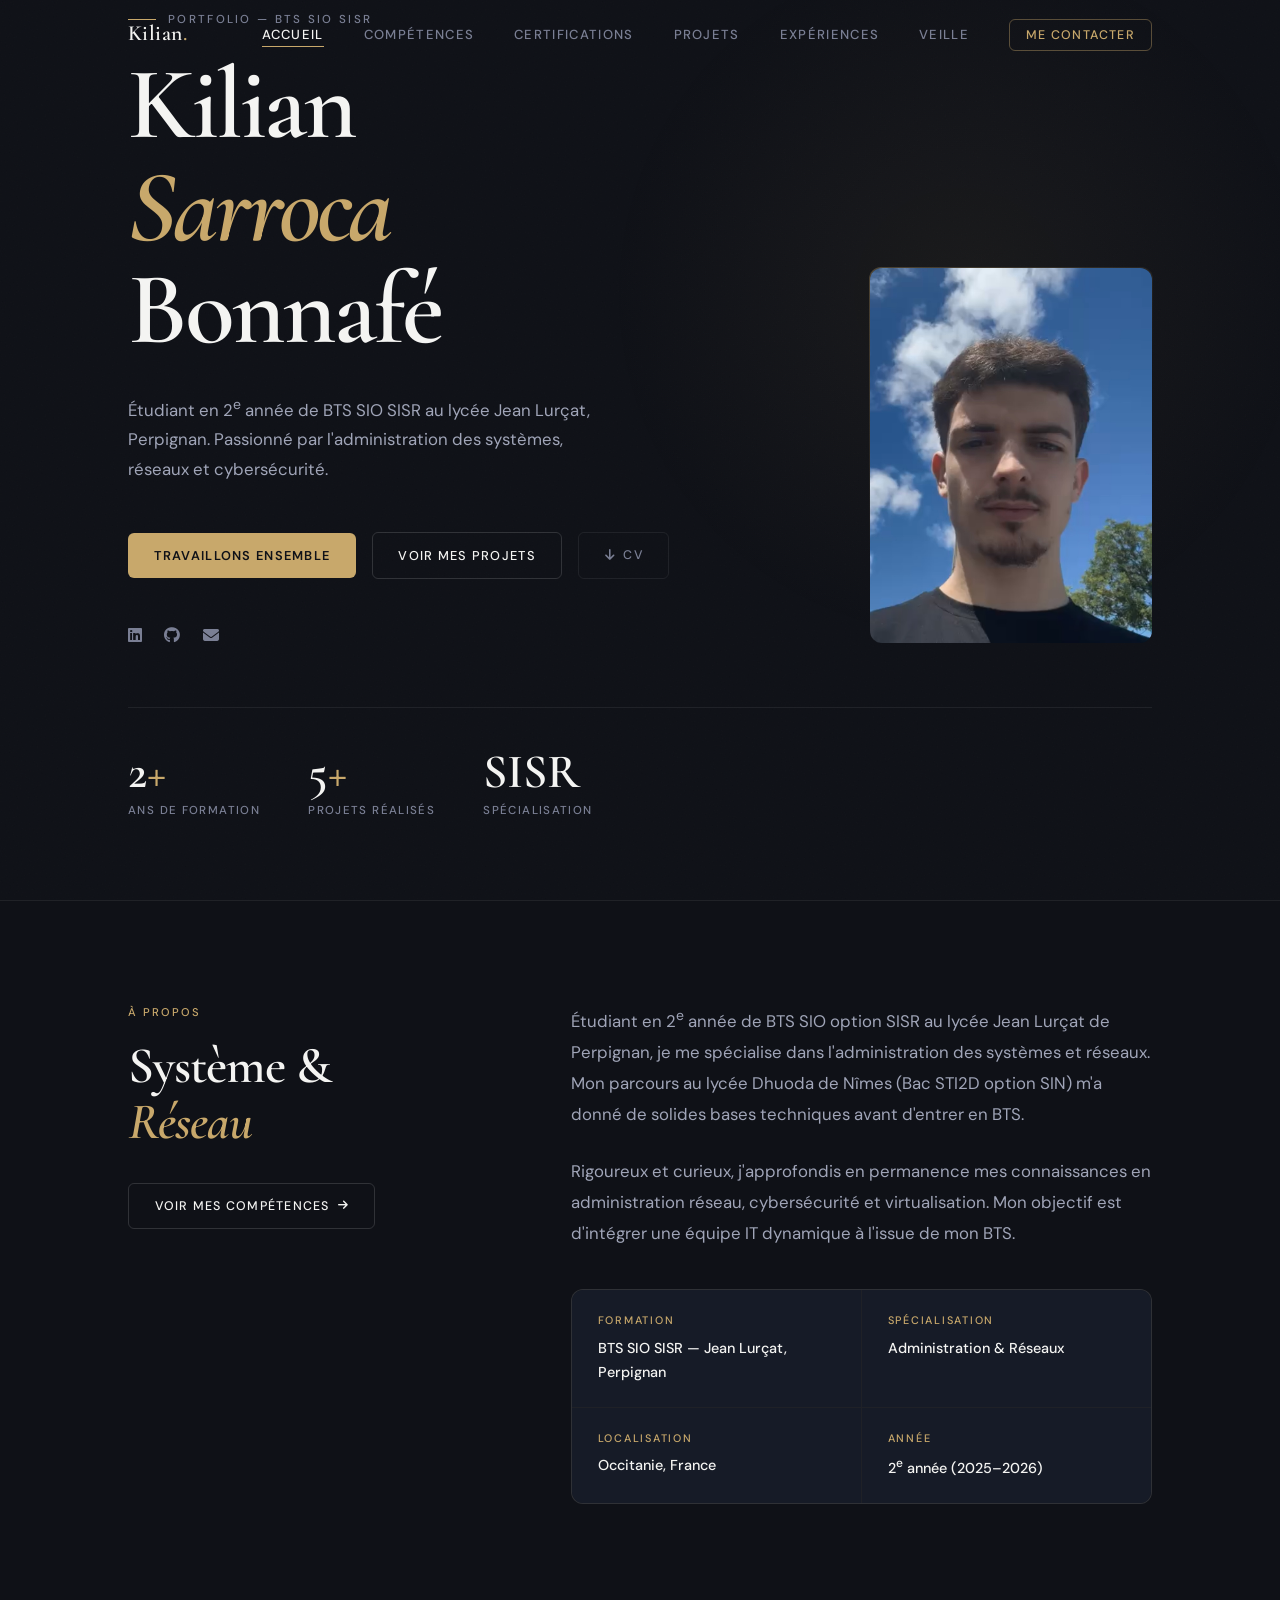
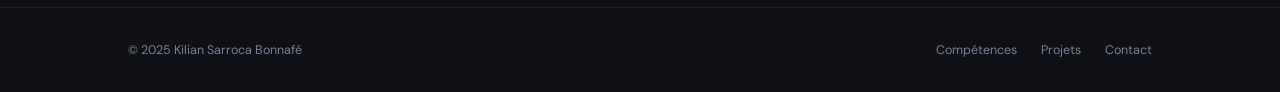
<file: index.html>
<!DOCTYPE html>
<html lang="fr">
<head>
    <meta charset="UTF-8">
    <meta name="viewport" content="width=device-width, initial-scale=1.0">
    <meta name="description" content="Portfolio de Kilian Sarroca Bonnafé — Étudiant BTS SIO SISR, administration systèmes, réseaux et cybersécurité.">
    <meta name="theme-color" content="#0f1117">
    <!-- Favicon SVG -->
    <link rel="icon" href="data:image/svg+xml,<svg xmlns='http://www.w3.org/2000/svg' viewBox='0 0 100 100'><rect width='100' height='100' rx='16' fill='%230f1117'/><text y='.9em' font-size='68' x='50%' text-anchor='middle' font-family='Georgia,serif' fill='%23c8a86b'>K</text></svg>">

    <!-- Open Graph -->
    <meta property="og:title"       content="Kilian Sarroca Bonnafé — Portfolio Systèmes & Réseaux">
    <meta property="og:description" content="Étudiant BTS SIO SISR passionné par l'administration systèmes, réseaux et cybersécurité.">
    <meta property="og:type"        content="website">
    <meta property="og:locale"      content="fr_FR">

    <title>Kilian Sarroca Bonnafé — Portfolio</title>

    <link rel="preconnect" href="https://fonts.googleapis.com">
    <link rel="preconnect" href="https://fonts.gstatic.com" crossorigin>
    <link href="https://fonts.googleapis.com/css2?family=Cormorant+Garamond:ital,wght@0,400;0,500;0,600;1,400;1,600&family=DM+Sans:wght@300;400;500&display=swap" rel="stylesheet">
    <link rel="stylesheet" href="https://cdnjs.cloudflare.com/ajax/libs/font-awesome/6.4.0/css/all.min.css" crossorigin="anonymous">
    <link rel="stylesheet" href="css/style.css">
</head>
<body>

    <!-- Overlay transition -->
    <div id="page-overlay"></div>
    <!-- Barre de progression -->
    <div id="scroll-progress" aria-hidden="true"></div>


    <!-- NAVIGATION -->
    <nav class="navbar scrolled" role="navigation" aria-label="Navigation principale">
        <div class="nav-container">
            <a href="index.html" class="logo">Kilian<span class="dot">.</span></a>
                                                <ul class="nav-links" id="nav-links">
                <li><a href="index.html">Accueil</a></li>
                <li><a href="competences.html">Compétences</a></li>
                <li><a href="certifications.html">Certifications</a></li>
                <li><a href="projets.html">Projets</a></li>
                <li><a href="experiences.html">Expériences</a></li>
                <li><a href="veille.html">Veille</a></li>
                <li><a href="contact.html" class="nav-cta">Me contacter</a></li>
            </ul>
            <button class="burger" aria-label="Menu" aria-expanded="false" aria-controls="nav-links">
                <span></span><span></span><span></span>
            </button>
        </div>
    </nav>

    <!-- ══════════ HERO ══════════ -->
    <section class="hero">
        <div class="container">
            <div class="hero-grid">

                <div class="hero-left">
                    <div class="hero-eyebrow" data-reveal>
                        Portfolio — BTS SIO SISR
                    </div>

                    <div class="hero-title" data-reveal data-delay="1">
                        <h1 class="display-name">
                            Kilian<br>
                            <em>Sarroca</em><br>
                            Bonnafé
                        </h1>
                    </div>

                    <p class="hero-subtitle" data-reveal data-delay="2">
                        Étudiant en 2<sup>e</sup> année de BTS SIO SISR au lycée Jean Lurçat, Perpignan. Passionné par l'administration des systèmes, réseaux et cybersécurité.
                    </p>

                    <div class="hero-actions" data-reveal data-delay="3">
                        <a href="contact.html" class="btn btn-gold">
                            Travaillons ensemble
                        </a>
                        <a href="projets.html" class="btn btn-outline">
                            Voir mes projets
                        </a>
                        <a href="assets/docs/cv.pdf" download="CV_Kilian_Sarroca.pdf" class="btn btn-ghost" aria-label="Télécharger CV PDF">
                            <i class="fas fa-arrow-down" aria-hidden="true"></i>
                            CV
                        </a>
                    </div>

                    <div class="hero-socials" data-reveal data-delay="4">
                        <a href="https://www.linkedin.com/in/kilian-sarroca-bonn%C3%A9-80a191302/" target="_blank" rel="noopener noreferrer" aria-label="LinkedIn">
                            <i class="fab fa-linkedin" aria-hidden="true"></i>
                        </a>
                        <a href="https://github.com/KilianSarroca" target="_blank" rel="noopener noreferrer" aria-label="GitHub">
                            <i class="fab fa-github" aria-hidden="true"></i>
                        </a>
                        <a href="mailto:kilian.sarroca@icloud.com" aria-label="Email">
                            <i class="fas fa-envelope" aria-hidden="true"></i>
                        </a>
                    </div>
                </div>

                <!-- Photo -->
                <div class="hero-right" data-reveal data-delay="2">
                    <div class="hero-photo-wrap">
                        <img src="assets/images/IMG_0176.png"
                             alt="Kilian Sarroca Bonnafé"
                             class="hero-photo"
                             width="300" height="400"
                             loading="eager">
                    </div>
                </div>

            </div>

            <!-- Ligne + stats -->
            <div class="hero-divider" data-reveal data-delay="4"></div>
            <div class="hero-stats" data-reveal data-delay="5">
                <div class="stat-item">
                    <div class="stat-num">2<span>+</span></div>
                    <div class="stat-label">Ans de formation</div>
                </div>
                <div class="stat-item">
                    <div class="stat-num">5<span>+</span></div>
                    <div class="stat-label">Projets réalisés</div>
                </div>
                <div class="stat-item">
                    <div class="stat-num">SISR</div>
                    <div class="stat-label">Spécialisation</div>
                </div>
            </div>
        </div>
    </section>

    <!-- ══════════ À PROPOS ══════════ -->
    <section class="about-section">
        <div class="container">
            <div class="about-layout">

                <!-- Colonne gauche sticky -->
                <div class="about-sticky">
                    <span class="section-label" data-reveal>À propos</span>
                    <h2 class="section-heading" data-reveal data-delay="1">
                        Système &amp;<br>
                        <em>Réseau</em>
                    </h2>
                    <div style="margin-top: 2rem;" data-reveal data-delay="2">
                        <a href="competences.html" class="btn btn-outline" style="font-size:0.78rem;">
                            Voir mes compétences <i class="fas fa-arrow-right" style="font-size:0.7rem;" aria-hidden="true"></i>
                        </a>
                    </div>
                </div>

                <!-- Colonne droite -->
                <div class="about-body">
                    <p data-reveal>
                        Étudiant en 2<sup>e</sup> année de BTS SIO option SISR au lycée Jean Lurçat de Perpignan, je me spécialise dans l'administration des systèmes et réseaux. Mon parcours au lycée Dhuoda de Nîmes (Bac STI2D option SIN) m'a donné de solides bases techniques avant d'entrer en BTS.
                    </p>
                    <p data-reveal data-delay="1">
                        Rigoureux et curieux, j'approfondis en permanence mes connaissances en administration réseau, cybersécurité et virtualisation. Mon objectif est d'intégrer une équipe IT dynamique à l'issue de mon BTS.
                    </p>

                    <div class="detail-list" data-reveal data-delay="2">
                        <div class="detail-item">
                            <div class="detail-label">Formation</div>
                            <div class="detail-value">BTS SIO SISR — Jean Lurçat, Perpignan</div>
                        </div>
                        <div class="detail-item">
                            <div class="detail-label">Spécialisation</div>
                            <div class="detail-value">Administration & Réseaux</div>
                        </div>
                        <div class="detail-item">
                            <div class="detail-label">Localisation</div>
                            <div class="detail-value">Occitanie, France</div>
                        </div>
                        <div class="detail-item">
                            <div class="detail-label">Année</div>
                            <div class="detail-value">2<sup>e</sup> année (2025–2026)</div>
                        </div>
                    </div>
                </div>

            </div>
        </div>
    </section>

    <!-- FOOTER -->
    <footer>
        <div class="container">
            <div class="footer-inner">
                <p class="footer-copy">&copy; 2025 Kilian Sarroca Bonnafé</p>
                <div class="footer-links">
                    <a href="competences.html">Compétences</a>
                    <a href="projets.html">Projets</a>
                    <a href="contact.html">Contact</a>
                </div>
            </div>
        </div>
    </footer>

    <a href="#" class="back-top" aria-label="Retour en haut">
        <i class="fas fa-chevron-up" aria-hidden="true"></i>
    </a>

    <script src="js/content-loader.js"></script>
    <script src="js/tracker.js"></script>
    <script src="js/main.js"></script>
</body>
</html>
</file>
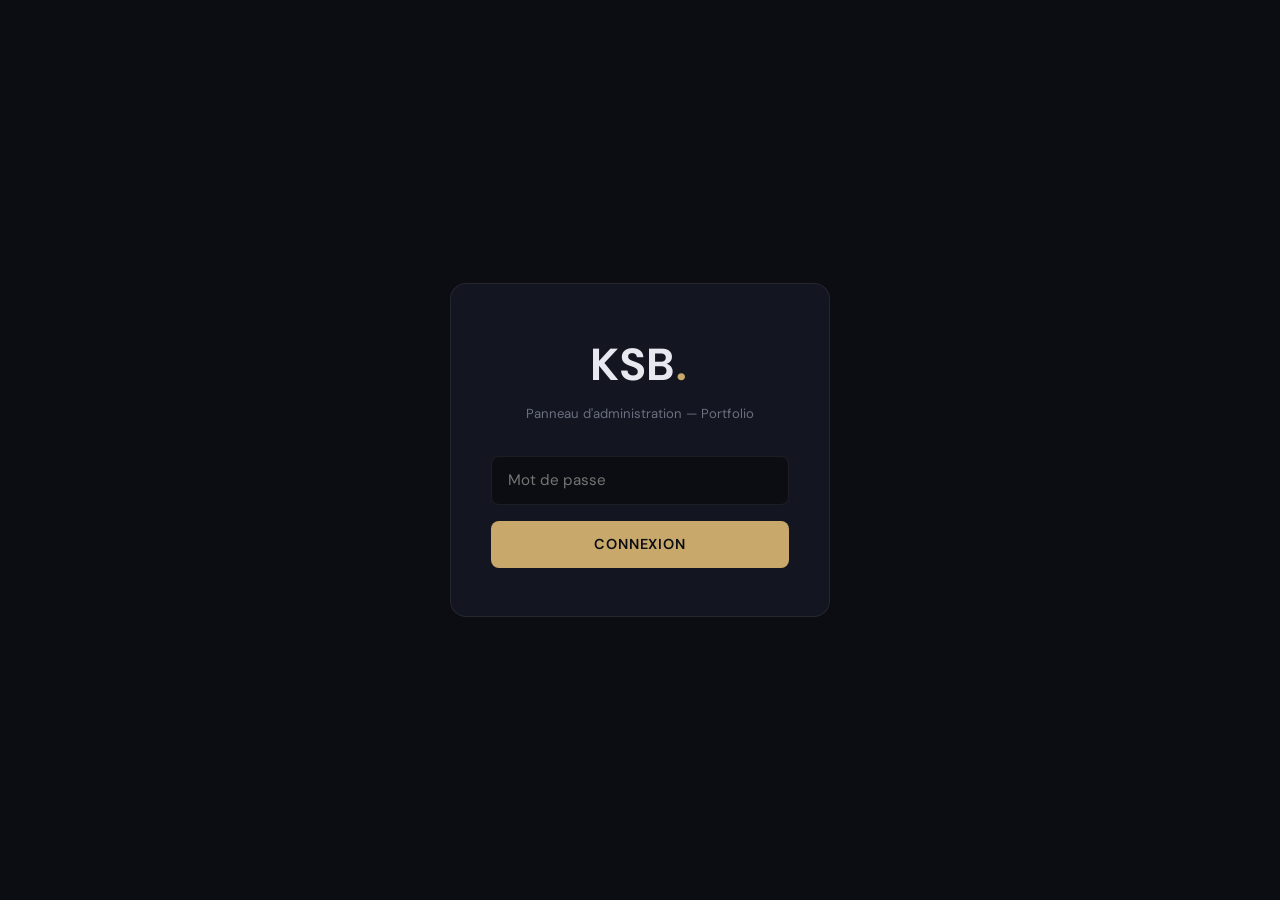
<file: admin.html>
<!DOCTYPE html>
<html lang="fr">
<head>
<meta charset="UTF-8">
<meta name="viewport" content="width=device-width, initial-scale=1.0">
<meta name="robots" content="noindex, nofollow">
<title>Admin — KSB Portfolio</title>
<link rel="icon" href="data:image/svg+xml,<svg xmlns='http://www.w3.org/2000/svg' viewBox='0 0 100 100'><rect width='100' height='100' rx='12' fill='%23111'/><text y='.85em' font-size='60' x='50%' text-anchor='middle' fill='%23c8a86b'>⚙</text></svg>">
<link rel="stylesheet" href="https://cdnjs.cloudflare.com/ajax/libs/font-awesome/6.4.0/css/all.min.css" crossorigin="anonymous">
<style>
@import url('https://fonts.googleapis.com/css2?family=DM+Sans:wght@300;400;500;600&family=JetBrains+Mono:wght@400;500&display=swap');
*,*::before,*::after{margin:0;padding:0;box-sizing:border-box}
:root{--bg:#0b0d12;--surface:#131620;--surface2:#1a1f2e;--border:rgba(255,255,255,.07);--border2:rgba(255,255,255,.12);--gold:#c8a86b;--gold-lt:rgba(200,168,107,.12);--gold-dk:rgba(200,168,107,.06);--text:#e8e8f0;--muted:#6b7080;--muted-lt:#9a9fb0;--green:#4ade80;--red:#f87171;--blue:#60a5fa;--r:8px;--r-sm:4px;--font:'DM Sans',system-ui,sans-serif}
body{font-family:var(--font);background:var(--bg);color:var(--text);min-height:100vh;font-size:14px;line-height:1.5}
a{color:var(--gold);text-decoration:none}a:hover{opacity:.8}
button{cursor:pointer;font-family:var(--font)}
input,textarea,select{font-family:var(--font);background:var(--bg);border:1px solid var(--border);border-radius:var(--r);color:var(--text);padding:.6rem .9rem;font-size:.85rem;outline:none;transition:border .2s,box-shadow .2s;width:100%}
input:focus,textarea:focus,select:focus{border-color:var(--gold);box-shadow:0 0 0 3px rgba(200,168,107,.1)}
textarea{resize:vertical;min-height:80px}
#login-screen{position:fixed;inset:0;display:flex;align-items:center;justify-content:center;background:var(--bg);z-index:9999}
.login-box{background:var(--surface);border:1px solid var(--border);border-radius:16px;padding:3rem 2.5rem;width:380px;text-align:center}
.login-logo{font-size:2.8rem;font-weight:700;color:var(--text);letter-spacing:.05em;margin-bottom:.3rem}.login-logo span{color:var(--gold)}
.login-sub{color:var(--muted);font-size:.82rem;margin-bottom:2rem}
.login-input{width:100%;padding:.85rem 1rem;margin-bottom:1rem;font-size:.95rem}
.login-btn{width:100%;padding:.9rem;background:var(--gold);color:#0b0d12;border:none;border-radius:var(--r);font-size:.9rem;font-weight:600;letter-spacing:.06em;text-transform:uppercase;transition:opacity .2s}.login-btn:hover{opacity:.88}
.login-err{color:var(--red);font-size:.8rem;margin-top:.6rem;display:none}
#dashboard{display:none;min-height:100vh}
.sidebar{position:fixed;left:0;top:0;bottom:0;width:230px;background:var(--surface);border-right:1px solid var(--border);display:flex;flex-direction:column;z-index:100;overflow-y:auto}
.sidebar-logo{padding:1.2rem 1.4rem;border-bottom:1px solid var(--border);font-size:1.05rem;font-weight:700;letter-spacing:.05em;display:flex;align-items:center;gap:.5rem}.sidebar-logo span{color:var(--gold)}.sidebar-logo small{color:var(--muted);font-size:.62rem;font-weight:400;margin-left:auto}
.sidebar-section{padding:.5rem 0}
.sidebar-label{padding:.4rem 1.4rem;font-size:.64rem;font-weight:600;letter-spacing:.14em;text-transform:uppercase;color:var(--muted)}
.nav-item{display:flex;align-items:center;gap:.7rem;padding:.6rem 1.4rem;color:var(--muted);font-size:.83rem;font-weight:500;border:none;background:none;width:100%;text-align:left;cursor:pointer;border-left:2px solid transparent;transition:all .18s}.nav-item i{width:1rem;text-align:center;font-size:.83rem}
.nav-item:hover{color:var(--text);background:rgba(255,255,255,.03)}.nav-item.active{color:var(--gold);border-left-color:var(--gold);background:var(--gold-lt)}
.sidebar-footer{padding:1rem 1.4rem;border-top:1px solid var(--border);margin-top:auto}.sidebar-footer a{font-size:.78rem;color:var(--muted);display:flex;align-items:center;gap:.5rem}.sidebar-footer a:hover{color:var(--text)}
.main{margin-left:230px;padding:2rem 2.5rem;min-height:100vh}
.page-section{display:none}.page-section.active{display:block}
.topbar{display:flex;align-items:center;justify-content:space-between;margin-bottom:2rem;gap:1rem;flex-wrap:wrap}
.page-title{font-size:1.35rem;font-weight:600}
.topbar-right{display:flex;align-items:center;gap:.8rem}
.active-badge{display:flex;align-items:center;gap:.5rem;background:var(--surface);border:1px solid var(--border);border-radius:100px;padding:.3rem .9rem;font-size:.76rem;color:var(--muted)}
.active-dot{width:6px;height:6px;border-radius:50%;background:var(--green);box-shadow:0 0 6px var(--green);animation:pdot 2s infinite}
@keyframes pdot{0%,100%{opacity:1}50%{opacity:.35}}
.ip-bar{background:var(--surface);border:1px solid var(--border);border-radius:var(--r);padding:.75rem 1.2rem;font-family:'JetBrains Mono',monospace;font-size:.82rem;color:var(--gold);display:flex;align-items:center;gap:.7rem;margin-bottom:1.5rem}
.ip-bar i{color:var(--muted);font-size:.75rem}
.card{background:var(--surface);border:1px solid var(--border);border-radius:var(--r);overflow:hidden;margin-bottom:1.5rem}
.card-header{padding:.9rem 1.4rem;border-bottom:1px solid var(--border);display:flex;align-items:center;justify-content:space-between;gap:.8rem;flex-wrap:wrap}
.card-title{font-size:.88rem;font-weight:600}
.card-body{padding:1.4rem}
.form-grid{display:grid;gap:1rem}
.fg2{display:grid;grid-template-columns:1fr 1fr;gap:1rem}
.fg3{display:grid;grid-template-columns:1fr 1fr 1fr;gap:1rem}
.form-field{display:flex;flex-direction:column;gap:.35rem}
.form-label{font-size:.68rem;font-weight:600;letter-spacing:.1em;text-transform:uppercase;color:var(--muted)}
.form-hint{font-size:.7rem;color:var(--muted);margin-top:.2rem}
.btn{display:inline-flex;align-items:center;gap:.45rem;border:none;border-radius:var(--r);padding:.55rem 1.1rem;font-family:var(--font);font-size:.78rem;font-weight:600;letter-spacing:.06em;text-transform:uppercase;cursor:pointer;transition:all .18s;white-space:nowrap}
.bg{background:var(--gold);color:#0b0d12}.bg:hover{opacity:.88;transform:translateY(-1px)}
.bo{background:none;color:var(--muted);border:1px solid var(--border)}.bo:hover{color:var(--text);border-color:var(--border2)}
.br{background:rgba(248,113,113,.1);color:var(--red);border:1px solid rgba(248,113,113,.2)}.br:hover{background:rgba(248,113,113,.18)}
.bsm{padding:.3rem .65rem;font-size:.7rem;background:none;border:1px solid var(--border);color:var(--muted);border-radius:var(--r-sm)}.bsm:hover{border-color:var(--gold);color:var(--gold)}
.bi{width:28px;height:28px;padding:0;display:inline-flex;align-items:center;justify-content:center;border-radius:var(--r-sm);background:none;border:1px solid var(--border);color:var(--muted);font-size:.75rem;cursor:pointer;transition:all .18s}.bi:hover{border-color:var(--gold);color:var(--gold)}.bi.del:hover{border-color:var(--red);color:var(--red)}
.stats-row{display:grid;grid-template-columns:repeat(auto-fit,minmax(160px,1fr));gap:1rem;margin-bottom:1.5rem}
.stat-card{background:var(--surface);border:1px solid var(--border);border-radius:var(--r);padding:1.2rem 1.4rem}
.stat-label{font-size:.68rem;font-weight:600;letter-spacing:.1em;text-transform:uppercase;color:var(--muted);margin-bottom:.4rem}
.stat-value{font-size:1.9rem;font-weight:600;color:var(--text);font-family:'JetBrains Mono',monospace;line-height:1}
.stat-value.go{color:var(--gold)}.stat-value.gr{color:var(--green)}
.stat-meta{font-size:.7rem;color:var(--muted);margin-top:.35rem}
table{width:100%;border-collapse:collapse}
thead tr{background:rgba(255,255,255,.02)}
th{font-size:.67rem;font-weight:600;letter-spacing:.1em;text-transform:uppercase;color:var(--muted);padding:.7rem 1rem;text-align:left;border-bottom:1px solid var(--border)}
td{font-size:.8rem;color:var(--text);padding:.65rem 1rem;border-bottom:1px solid var(--border)}
tbody tr:last-child td{border-bottom:none}tbody tr:hover{background:rgba(255,255,255,.02)}
td.mo{font-family:'JetBrains Mono',monospace;font-size:.75rem;color:var(--gold)}
td.di{color:var(--muted)}
.bdg{background:rgba(200,168,107,.1);color:var(--gold);border:1px solid rgba(200,168,107,.2);padding:.15rem .5rem;border-radius:3px;font-size:.7rem;font-weight:500}
.filter-row{display:flex;gap:.5rem;padding:.9rem 1.4rem;border-bottom:1px solid var(--border);flex-wrap:wrap}
.chip{background:none;border:1px solid var(--border);color:var(--muted);border-radius:100px;padding:.28rem .75rem;font-size:.73rem;cursor:pointer;transition:all .18s;font-family:var(--font)}.chip:hover,.chip.active{background:var(--gold-lt);border-color:var(--gold);color:var(--gold)}
.bar-chart{padding:1rem 1.4rem}
.bar-row{display:flex;align-items:center;gap:1rem;margin-bottom:.5rem}
.bar-name{font-size:.78rem;color:var(--muted);min-width:110px;white-space:nowrap;overflow:hidden;text-overflow:ellipsis}
.bar-track{flex:1;height:5px;background:rgba(255,255,255,.05);border-radius:3px;overflow:hidden}
.bar-fill{height:100%;background:var(--gold);border-radius:3px;transition:width .5s ease}
.bar-count{font-size:.75rem;color:var(--muted);font-family:'JetBrains Mono',monospace;min-width:2rem;text-align:right}
.items-list{display:flex;flex-direction:column;gap:.4rem;padding:.4rem;max-height:280px;overflow-y:auto}
.item-row{display:flex;align-items:center;gap:.6rem;padding:.55rem .8rem;background:var(--bg);border-radius:var(--r-sm);border:1px solid transparent;transition:border .18s}.item-row:hover{border-color:var(--border2)}
.item-dot{width:7px;height:7px;border-radius:50%;flex-shrink:0}
.item-dot.obtained,.item-dot.stage{background:var(--gold)}.item-dot.in-progress{background:var(--blue)}.item-dot.planned,.item-dot.job{background:var(--muted)}.item-dot.formation{background:var(--green)}
.item-label{flex:1;font-size:.82rem;overflow:hidden;text-overflow:ellipsis;white-space:nowrap}
.item-sub{font-size:.72rem;color:var(--muted)}
.item-actions{display:flex;gap:.3rem;flex-shrink:0}
.sk-cat{font-size:.66rem;background:var(--gold-dk);border:1px solid rgba(200,168,107,.15);color:var(--gold);padding:.1rem .45rem;border-radius:3px;flex-shrink:0}
#toast{position:fixed;bottom:1.5rem;right:1.5rem;background:var(--surface);border:1px solid var(--border);border-left:3px solid var(--green);border-radius:var(--r);padding:.8rem 1.3rem;font-size:.82rem;color:var(--text);opacity:0;transform:translateY(8px);pointer-events:none;transition:all .22s;z-index:9999;max-width:320px}
#toast.show{opacity:1;transform:none}
::-webkit-scrollbar{width:5px;height:5px}::-webkit-scrollbar-track{background:var(--bg)}::-webkit-scrollbar-thumb{background:rgba(200,168,107,.25);border-radius:3px}
@media(max-width:700px){.sidebar{width:100%;position:relative}.main{margin-left:0;padding:1rem}.fg2,.fg3{grid-template-columns:1fr}.stats-row{grid-template-columns:1fr 1fr}}
</style>
</head>
<body>

<div id="login-screen">
  <div class="login-box">
    <div class="login-logo">KSB<span>.</span></div>
    <p class="login-sub">Panneau d'administration — Portfolio</p>
    <input type="password" id="pwd-input" class="login-input" placeholder="Mot de passe" autocomplete="current-password">
    <button class="login-btn" id="login-btn">Connexion</button>
    <p class="login-err" id="login-err">Mot de passe incorrect.</p>
  </div>
</div>

<div id="dashboard">
  <aside class="sidebar">
    <div class="sidebar-logo"><span>KSB</span>. Admin <small>v2</small></div>
    <nav>
      <div class="sidebar-section">
        <div class="sidebar-label">Analytics</div>
        <button class="nav-item active" data-tab="overview"><i class="fas fa-chart-line"></i>Vue d'ensemble</button>
        <button class="nav-item" data-tab="visitors"><i class="fas fa-users"></i>Visiteurs</button>
      </div>
      <div class="sidebar-section">
        <div class="sidebar-label">Contenu</div>
        <button class="nav-item" data-tab="profil"><i class="fas fa-user"></i>Profil &amp; Accueil</button>
        <button class="nav-item" data-tab="about"><i class="fas fa-id-card"></i>À propos</button>
        <button class="nav-item" data-tab="skills"><i class="fas fa-tools"></i>Compétences</button>
        <button class="nav-item" data-tab="projets"><i class="fas fa-code"></i>Projets</button>
        <button class="nav-item" data-tab="xp"><i class="fas fa-briefcase"></i>Expériences</button>
        <button class="nav-item" data-tab="certs"><i class="fas fa-certificate"></i>Certifications</button>
        <button class="nav-item" data-tab="veille"><i class="fas fa-newspaper"></i>Veille</button>
      </div>
      <div class="sidebar-section">
        <div class="sidebar-label">Système</div>
        <button class="nav-item" data-tab="settings"><i class="fas fa-cog"></i>Paramètres</button>
      </div>
    </nav>
    <div class="sidebar-footer"><a href="index.html"><i class="fas fa-arrow-left"></i>Retour au portfolio</a></div>
  </aside>

  <main class="main">
    <div class="topbar">
      <div class="page-title" id="tab-title">Vue d'ensemble</div>
      <div class="topbar-right">
        <div class="active-badge"><div class="active-dot"></div><span id="active-count">1</span>&nbsp;actif(s)</div>
        <button class="btn br" id="logout-btn"><i class="fas fa-sign-out-alt"></i>Déco.</button>
      </div>
    </div>
    <div class="ip-bar" id="ip-bar"><i class="fas fa-globe"></i><span>Détection IP…</span></div>

    <!-- OVERVIEW -->
    <div class="page-section active" id="tab-overview">
      <div class="stats-row">
        <div class="stat-card"><div class="stat-label">Visites totales</div><div class="stat-value go" id="s-total">—</div><div class="stat-meta">Toutes pages</div></div>
        <div class="stat-card"><div class="stat-label">IPs uniques</div><div class="stat-value" id="s-unique">—</div><div class="stat-meta">Visiteurs distincts</div></div>
        <div class="stat-card"><div class="stat-label">Onglets actifs</div><div class="stat-value gr" id="s-active">1</div><div class="stat-meta">Ce navigateur</div></div>
        <div class="stat-card"><div class="stat-label">Durée moyenne</div><div class="stat-value" id="s-dur">—</div><div class="stat-meta">Secondes/visite</div></div>
      </div>
      <div class="card"><div class="card-header"><span class="card-title">Pages les plus visitées</span></div><div class="bar-chart" id="chart-ov"></div></div>
      <div class="card"><div class="card-header"><span class="card-title">5 dernières visites</span></div><div style="padding:0"><table><thead><tr><th>IP</th><th>Localisation</th><th>Page</th><th>Date</th><th>Durée</th></tr></thead><tbody id="tb-recent"></tbody></table></div></div>
    </div>

    <!-- VISITEURS -->
    <div class="page-section" id="tab-visitors">
      <div class="card">
        <div class="card-header"><span class="card-title">Journal des visites</span><button class="btn br" id="clear-v-btn"><i class="fas fa-trash"></i>Effacer</button></div>
        <div class="filter-row">
          <button class="chip active" data-vf="all">Tout</button>
          <button class="chip" data-vf="index.html">Accueil</button>
          <button class="chip" data-vf="competences.html">Compétences</button>
          <button class="chip" data-vf="certifications.html">Certifications</button>
          <button class="chip" data-vf="projets.html">Projets</button>
          <button class="chip" data-vf="experiences.html">Expériences</button>
          <button class="chip" data-vf="veille.html">Veille</button>
          <button class="chip" data-vf="contact.html">Contact</button>
        </div>
        <div style="padding:0"><table><thead><tr><th>#</th><th>IP</th><th>Ville/Pays</th><th>Page</th><th>Navigateur</th><th>Date</th><th>Durée</th></tr></thead><tbody id="tb-all"></tbody></table></div>
      </div>
    </div>

    <!-- PROFIL -->
    <div class="page-section" id="tab-profil">
      <div class="card"><div class="card-header"><span class="card-title">Identité &amp; Hero</span><button class="btn bg" id="save-profil"><i class="fas fa-save"></i>Sauvegarder</button></div>
        <div class="card-body"><div class="form-grid">
          <div class="fg2"><div class="form-field"><label class="form-label">Prénom</label><input id="p-firstname"></div><div class="form-field"><label class="form-label">Nom</label><input id="p-lastname"></div></div>
          <div class="form-field"><label class="form-label">Tagline héro (sous le nom)</label><input id="p-tagline"></div>
          <div class="form-field"><label class="form-label">Description courte</label><textarea id="p-desc"></textarea></div>
          <div class="fg3">
            <div class="form-field"><label class="form-label">Stat 1 — Valeur</label><input id="p-s1n"></div>
            <div class="form-field"><label class="form-label">Stat 1 — Label</label><input id="p-s1l"></div>
            <div></div>
            <div class="form-field"><label class="form-label">Stat 2 — Valeur</label><input id="p-s2n"></div>
            <div class="form-field"><label class="form-label">Stat 2 — Label</label><input id="p-s2l"></div>
            <div></div>
            <div class="form-field"><label class="form-label">Stat 3 — Valeur</label><input id="p-s3n"></div>
            <div class="form-field"><label class="form-label">Stat 3 — Label</label><input id="p-s3l"></div>
            <div></div>
          </div>
          <div class="fg2">
            <div class="form-field"><label class="form-label">LinkedIn (URL)</label><input id="p-li"></div>
            <div class="form-field"><label class="form-label">GitHub (URL)</label><input id="p-gh"></div>
          </div>
          <div class="form-field"><label class="form-label">Email</label><input id="p-email"></div>
          <p class="form-hint"><i class="fas fa-info-circle" style="color:var(--gold)"></i> Données stockées localement. Les pages portfolio les chargent automatiquement via localStorage.</p>
        </div></div>
      </div>
    </div>

    <!-- À PROPOS -->
    <div class="page-section" id="tab-about">
      <div class="card"><div class="card-header"><span class="card-title">Section À propos</span><button class="btn bg" id="save-about"><i class="fas fa-save"></i>Sauvegarder</button></div>
        <div class="card-body"><div class="form-grid">
          <div class="form-field"><label class="form-label">Paragraphe 1</label><textarea id="ab-p1" style="min-height:90px"></textarea></div>
          <div class="form-field"><label class="form-label">Paragraphe 2</label><textarea id="ab-p2" style="min-height:90px"></textarea></div>
          <div class="fg2">
            <div class="form-field"><label class="form-label">Formation</label><input id="ab-form"></div>
            <div class="form-field"><label class="form-label">Spécialisation</label><input id="ab-spec"></div>
            <div class="form-field"><label class="form-label">Localisation</label><input id="ab-loc"></div>
            <div class="form-field"><label class="form-label">Année / Disponibilité</label><input id="ab-dispo"></div>
          </div>
        </div></div>
      </div>
    </div>

    <!-- COMPÉTENCES -->
    <div class="page-section" id="tab-skills">
      <div style="display:grid;grid-template-columns:1fr 1.2fr;gap:1.5rem">
        <div class="card"><div class="card-header"><span class="card-title">Compétences</span><button class="btn bsm" id="new-sk-btn"><i class="fas fa-plus"></i>Ajouter</button></div><div class="items-list" id="sk-list"></div></div>
        <div class="card"><div class="card-header"><span class="card-title" id="sk-form-t">Nouvelle compétence</span></div><div class="card-body"><div class="form-grid">
          <div class="form-field"><label class="form-label">Nom *</label><input id="sk-name" placeholder="ex: Active Directory"></div>
          <div class="form-field"><label class="form-label">Catégorie</label><select id="sk-cat"><option value="systeme">Systèmes &amp; Infrastructure</option><option value="cyber">Cybersécurité</option><option value="reseau">Réseaux &amp; Protocoles</option><option value="dev">Développement Web</option></select></div>
          <div class="form-field"><label class="form-label">Icône FontAwesome</label><input id="sk-icon" placeholder="fas fa-server"><div class="form-hint">Ex : fas fa-server · fab fa-linux · fas fa-shield-alt</div></div>
          <div style="display:flex;gap:.6rem"><button class="btn bg" id="sk-save"><i class="fas fa-save"></i>Sauvegarder</button><button class="btn br" id="sk-del" style="display:none"><i class="fas fa-trash"></i>Supprimer</button></div>
        </div></div></div>
      </div>
    </div>

    <!-- PROJETS -->
    <div class="page-section" id="tab-projets">
      <div style="display:grid;grid-template-columns:1fr 1.4fr;gap:1.5rem">
        <div class="card"><div class="card-header"><span class="card-title">Projets</span><button class="btn bsm" id="new-pj-btn"><i class="fas fa-plus"></i>Ajouter</button></div><div class="items-list" id="pj-list"></div></div>
        <div class="card"><div class="card-header"><span class="card-title" id="pj-form-t">Nouveau projet</span></div><div class="card-body"><div class="form-grid">
          <div class="form-field"><label class="form-label">Titre *</label><input id="pj-title"></div>
          <div class="form-field"><label class="form-label">Description *</label><textarea id="pj-desc"></textarea></div>
          <div class="form-field"><label class="form-label">Technologies (virgule séparées)</label><input id="pj-tags" placeholder="Windows Server, VLAN, AD"></div>
          <div class="form-field"><label class="form-label">Lien GitHub (optionnel)</label><input id="pj-link" type="url" placeholder="https://github.com/…"></div>
          <div style="display:flex;gap:.6rem"><button class="btn bg" id="pj-save"><i class="fas fa-save"></i>Sauvegarder</button><button class="btn br" id="pj-del" style="display:none"><i class="fas fa-trash"></i>Supprimer</button></div>
        </div></div></div>
      </div>
    </div>

    <!-- EXPÉRIENCES -->
    <div class="page-section" id="tab-xp">
      <div style="display:grid;grid-template-columns:1fr 1.4fr;gap:1.5rem">
        <div class="card"><div class="card-header"><span class="card-title">Expériences</span><button class="btn bsm" id="new-xp-btn"><i class="fas fa-plus"></i>Ajouter</button></div><div class="items-list" id="xp-list"></div></div>
        <div class="card"><div class="card-header"><span class="card-title" id="xp-form-t">Nouvelle expérience</span></div><div class="card-body"><div class="form-grid">
          <div class="form-field"><label class="form-label">Intitulé *</label><input id="xp-title"></div>
          <div class="fg2">
            <div class="form-field"><label class="form-label">Type</label><select id="xp-type"><option value="stage">Stage BTS SIO</option><option value="job">Emploi / Saisonnier</option><option value="formation">Formation</option></select></div>
            <div class="form-field"><label class="form-label">Date / Période</label><input id="xp-date" placeholder="2025"></div>
          </div>
          <div class="form-field"><label class="form-label">Lieu / Adresse</label><input id="xp-lieu"></div>
          <div class="form-field"><label class="form-label">Description courte</label><textarea id="xp-desc" style="min-height:60px"></textarea></div>
          <div class="form-field"><label class="form-label">Missions (une par ligne)</label><textarea id="xp-missions" style="min-height:100px" placeholder="Mise en place NIS2&#10;Déploiement WDS&#10;Administration Active Directory"></textarea></div>
          <div class="form-field"><label class="form-label">Tags (virgule séparés)</label><input id="xp-tags" placeholder="NIS2, WDS, GLPI"></div>
          <div class="form-field"><label class="form-label">Lien (optionnel)</label><input id="xp-link" type="url"></div>
          <div style="display:flex;gap:.6rem"><button class="btn bg" id="xp-save"><i class="fas fa-save"></i>Sauvegarder</button><button class="btn br" id="xp-del" style="display:none"><i class="fas fa-trash"></i>Supprimer</button></div>
        </div></div></div>
      </div>
    </div>

    <!-- CERTIFICATIONS -->
    <div class="page-section" id="tab-certs">
      <div style="display:grid;grid-template-columns:1fr 1.3fr;gap:1.5rem">
        <div class="card"><div class="card-header"><span class="card-title">Certifications</span><button class="btn bsm" id="new-cf-btn"><i class="fas fa-plus"></i>Ajouter</button></div><div class="items-list" id="cf-list"></div></div>
        <div class="card"><div class="card-header"><span class="card-title" id="cf-form-t">Nouvelle certification</span></div><div class="card-body"><div class="form-grid">
          <div class="form-field"><label class="form-label">Titre *</label><input id="cf-title"></div>
          <div class="fg2"><div class="form-field"><label class="form-label">Organisme</label><input id="cf-issuer" placeholder="Cisco, Microsoft…"></div><div class="form-field"><label class="form-label">Statut</label><select id="cf-status"><option value="obtained">✓ Obtenu</option><option value="in-progress">⋯ En cours</option><option value="planned">○ Planifié</option></select></div></div>
          <div class="form-field"><label class="form-label">Description</label><textarea id="cf-desc"></textarea></div>
          <div class="form-field"><label class="form-label">Date</label><input id="cf-date"></div>
          <div class="form-field"><label class="form-label">Badge ID Credly (UUID)</label><input id="cf-badge" placeholder="xxxxxxxx-xxxx-xxxx-xxxx-xxxxxxxxxxxx"><div class="form-hint">Visible dans l'URL credly.com/badges/…</div></div>
          <div style="display:flex;gap:.6rem"><button class="btn bg" id="cf-save"><i class="fas fa-save"></i>Sauvegarder</button><button class="btn br" id="cf-del" style="display:none"><i class="fas fa-trash"></i>Supprimer</button></div>
        </div></div></div>
      </div>
    </div>

    <!-- VEILLE -->
    <div class="page-section" id="tab-veille">
      <div style="display:grid;grid-template-columns:1fr 1.4fr;gap:1.5rem">
        <div class="card">
          <div class="card-header"><span class="card-title">Articles de veille</span><button class="btn bsm" id="new-af-btn"><i class="fas fa-plus"></i>Ajouter</button></div>
          <div class="items-list" id="af-list"></div>
          <div style="padding:.7rem 1rem;border-top:1px solid var(--border)"><p style="font-size:.7rem;color:var(--muted)"><i class="fas fa-rss" style="color:var(--gold)"></i>&nbsp;Articles RSS chargés auto sur veille.html. Tes articles apparaissent en premier.</p></div>
        </div>
        <div class="card"><div class="card-header"><span class="card-title" id="af-form-t">Nouvel article</span></div><div class="card-body"><div class="form-grid">
          <div class="form-field"><label class="form-label">Titre *</label><input id="af-title"></div>
          <div class="fg2"><div class="form-field"><label class="form-label">Catégorie</label><select id="af-cat"><option value="securite">Cybersécurité</option><option value="reseau">Réseaux</option><option value="systeme">Systèmes</option><option value="cyber">Cloud &amp; DevOps</option></select></div><div class="form-field"><label class="form-label">Date</label><input id="af-date" placeholder="Mars 2025"></div></div>
          <div class="form-field"><label class="form-label">Résumé *</label><textarea id="af-summary"></textarea></div>
          <div class="fg2"><div class="form-field"><label class="form-label">Source</label><input id="af-source" placeholder="ANSSI, CERT-FR…"></div><div class="form-field"><label class="form-label">Lien</label><input id="af-link" type="url" placeholder="https://…"></div></div>
          <div style="display:flex;gap:.6rem"><button class="btn bg" id="af-save"><i class="fas fa-save"></i>Sauvegarder</button><button class="btn br" id="af-del" style="display:none"><i class="fas fa-trash"></i>Supprimer</button></div>
        </div></div></div>
      </div>
    </div>

    <!-- SETTINGS -->
    <div class="page-section" id="tab-settings">
      <div style="display:grid;grid-template-columns:1fr 1fr;gap:1.5rem;max-width:800px">
        <div class="card"><div class="card-header"><span class="card-title">Mot de passe</span></div><div class="card-body"><div class="form-grid">
          <div class="form-field"><label class="form-label">Nouveau mot de passe</label><input type="password" id="new-pwd"></div>
          <div class="form-field"><label class="form-label">Confirmer</label><input type="password" id="new-pwd2"></div>
          <button class="btn bg" id="change-pwd-btn"><i class="fas fa-key"></i>Mettre à jour</button>
          <p class="form-hint">Raccourci accès admin : <kbd style="background:rgba(255,255,255,.08);padding:.1rem .35rem;border-radius:3px">Ctrl+Shift+K</kbd></p>
        </div></div></div>
        <div class="card"><div class="card-header"><span class="card-title">Données</span></div><div class="card-body"><div class="form-grid">
          <button class="btn bo" id="exp-v-btn"><i class="fas fa-download"></i>Exporter visites (JSON)</button>
          <button class="btn bo" id="exp-c-btn"><i class="fas fa-file-export"></i>Exporter tout le contenu</button>
          <button class="btn br" id="clr-v-btn"><i class="fas fa-trash"></i>Effacer les visites</button>
          <button class="btn br" id="clr-all-btn"><i class="fas fa-bomb"></i>Réinitialiser TOUT</button>
        </div></div></div>
      </div>
    </div>

  </main>
</div>
<div id="toast"></div>

<script>
(function(){
'use strict';
var K={visits:'ksb_visits',certs:'ksb_admin_certs',veille:'ksb_admin_veille',skills:'ksb_admin_skills',projets:'ksb_admin_projets',xp:'ksb_admin_xp',profil:'ksb_admin_profil',about:'ksb_admin_about',pwd:'ksb_admin_pwd',auth:'ksb_admin_auth',tabs:'ksb_active_tabs'};
var DEFAULT_PWD='admin2025';
function $i(id){return document.getElementById(id)}
function get(k){try{return JSON.parse(localStorage.getItem(k)||'null')}catch(e){return null}}
function set(k,v){try{localStorage.setItem(k,JSON.stringify(v))}catch(e){}}
function del(k){localStorage.removeItem(k)}
function uid(){return Date.now().toString(36)+Math.random().toString(36).substr(2,4)}
function getPwd(){return localStorage.getItem(K.pwd)||DEFAULT_PWD}
function toast(msg,col){var t=$i('toast');t.textContent=msg;t.style.borderLeftColor=col||'#4ade80';t.classList.add('show');clearTimeout(t._t);t._t=setTimeout(function(){t.classList.remove('show')},2800)}
function fmt(ts){var d=new Date(ts);return d.toLocaleDateString('fr-FR')+' '+d.toLocaleTimeString('fr-FR',{hour:'2-digit',minute:'2-digit'})}
function br(ua){if(!ua)return'—';if(ua.indexOf('Edg')>-1)return'Edge';if(ua.indexOf('Chrome')>-1)return'Chrome';if(ua.indexOf('Firefox')>-1)return'Firefox';if(ua.indexOf('Safari')>-1)return'Safari';return'Autre'}

/* AUTH */
if(sessionStorage.getItem(K.auth)==='1'){$i('login-screen').style.display='none';$i('dashboard').style.display='block';initAll()}
$i('pwd-input').addEventListener('keydown',function(e){if(e.key==='Enter')$i('login-btn').click()});
$i('login-btn').addEventListener('click',function(){if($i('pwd-input').value===getPwd()){sessionStorage.setItem(K.auth,'1');$i('login-err').style.display='none';$i('login-screen').style.display='none';$i('dashboard').style.display='block';initAll()}else{$i('login-err').style.display='block';$i('pwd-input').value=''}});
$i('logout-btn').addEventListener('click',function(){sessionStorage.removeItem(K.auth);location.reload()});

/* TABS */
var TITLES={overview:"Vue d'ensemble",visitors:'Visiteurs',profil:'Profil & Accueil',about:'À propos',skills:'Compétences',projets:'Projets',xp:'Expériences',certs:'Certifications',veille:'Veille',settings:'Paramètres'};
document.querySelectorAll('.nav-item').forEach(function(btn){
  btn.addEventListener('click',function(){
    var tab=btn.getAttribute('data-tab');
    document.querySelectorAll('.nav-item').forEach(function(b){b.classList.remove('active')});
    document.querySelectorAll('.page-section').forEach(function(s){s.classList.remove('active')});
    btn.classList.add('active');
    var s=$i('tab-'+tab);if(s)s.classList.add('active');
    $i('tab-title').textContent=TITLES[tab]||tab;
    var R={overview:renderOv,visitors:renderVis,skills:renderSkList,projets:renderPjList,xp:renderXpList,certs:renderCfList,veille:renderAfList};
    if(R[tab])R[tab]();
  });
});

/* IP */
function fetchIP(){fetch('https://ip-api.com/json/?fields=status,query,city,country').then(function(r){return r.json()}).then(function(d){$i('ip-bar').innerHTML='<i class="fas fa-globe"></i><strong>Votre IP :</strong>&nbsp;'+(d.status==='success'?d.query+' — '+(d.city||'')+', '+(d.country||''):d.query||'Indisponible')}).catch(function(){$i('ip-bar').innerHTML='<i class="fas fa-globe"></i>IP indisponible'})}

/* ACTIVE */
function initActive(){function u(){var n=parseInt(localStorage.getItem(K.tabs)||'1',10);$i('active-count').textContent=n;$i('s-active').textContent=n}u();setInterval(u,5000)}

/* ANALYTICS */
function getVisits(){return get(K.visits)||[]}
function renderOv(){
  var vs=getVisits();$i('s-total').textContent=vs.length;
  var ips={};vs.forEach(function(v){if(v.ip)ips[v.ip]=1});$i('s-unique').textContent=Object.keys(ips).length||'—';
  var ds=0,dc=0;vs.forEach(function(v){if(v.duration>0){ds+=v.duration;dc++}});$i('s-dur').textContent=dc?Math.round(ds/dc)+'s':'—';
  var pg={};vs.forEach(function(v){pg[v.page]=(pg[v.page]||0)+1});
  var sk=Object.keys(pg).sort(function(a,b){return pg[b]-pg[a]}).slice(0,6);var mx=sk.length?pg[sk[0]]:1;
  $i('chart-ov').innerHTML=sk.map(function(p){return'<div class="bar-row"><span class="bar-name">'+p+'</span><div class="bar-track"><div class="bar-fill" style="width:'+Math.round(pg[p]/mx*100)+'%"></div></div><span class="bar-count">'+pg[p]+'</span></div>'}).join('')||'<p style="color:var(--muted);font-size:.8rem;padding:.5rem 0">Aucune donnée</p>';
  var tb=$i('tb-recent');tb.innerHTML='';
  vs.slice(0,5).forEach(function(v){var tr=document.createElement('tr');tr.innerHTML='<td class="mo">'+(v.ip||'—')+'</td><td class="di">'+(v.flag?'<img src="'+v.flag+'" style="vertical-align:middle;margin-right:.3rem">':'')+((v.city?v.city+', '+v.country:'—'))+'</td><td><span class="bdg">'+(v.page||'—')+'</span></td><td class="di">'+fmt(v.time)+'</td><td class="di">'+(v.duration>0?v.duration+'s':'—')+'</td>';tb.appendChild(tr)});
  if(!vs.length)tb.innerHTML='<tr><td colspan="5" style="text-align:center;padding:2rem;color:var(--muted)">Aucune visite</td></tr>';
}
var VF='all';
function renderVis(f){if(f!==undefined)VF=f;var vs=getVisits();if(VF!=='all')vs=vs.filter(function(v){return v.page===VF});var tb=$i('tb-all');tb.innerHTML='';vs.slice(0,300).forEach(function(v,i){var tr=document.createElement('tr');tr.innerHTML='<td class="di">'+(i+1)+'</td><td class="mo">'+(v.ip||'—')+'</td><td class="di">'+(v.flag?'<img src="'+v.flag+'" style="vertical-align:middle;margin-right:.3rem">':'')+((v.city?v.city+', '+v.country:'—'))+'</td><td><span class="bdg">'+(v.page||'—')+'</span></td><td class="di">'+br(v.ua)+'</td><td class="di">'+fmt(v.time)+'</td><td class="di">'+(v.duration>0?v.duration+'s':'—')+'</td>';tb.appendChild(tr)});if(!vs.length)tb.innerHTML='<tr><td colspan="7" style="text-align:center;padding:2rem;color:var(--muted)">Aucune visite</td></tr>'}
document.querySelectorAll('[data-vf]').forEach(function(btn){btn.addEventListener('click',function(){document.querySelectorAll('[data-vf]').forEach(function(b){b.classList.remove('active')});btn.classList.add('active');renderVis(btn.getAttribute('data-vf'))})});
$i('clear-v-btn').addEventListener('click',function(){if(confirm('Effacer tout le journal ?')){del(K.visits);renderVis();toast('Journal effacé','#f87171')}});

/* PROFIL */
var PD={firstname:'Kilian',lastname:'Sarroca Bonnafé',tagline:"Étudiant en 2e année de BTS SIO SISR au lycée Jean Lurçat, Perpignan.",desc:"Passionné par l'administration des systèmes, réseaux et cybersécurité.",s1n:'2+',s1l:'Ans de formation',s2n:'5+',s2l:'Projets réalisés',s3n:'SISR',s3l:'Spécialisation',li:'https://www.linkedin.com/in/kilian-sarroca-bonn%C3%A9-80a191302/',gh:'https://github.com/KilianSarroca',email:'kilian.sarroca@icloud.com'};
function loadProfil(){var p=get(K.profil)||PD;Object.keys(p).forEach(function(k){var el=$i('p-'+k);if(el)el.value=p[k]||''})}
$i('save-profil').addEventListener('click',function(){var p={};['firstname','lastname','tagline','desc','s1n','s1l','s2n','s2l','s3n','s3l','li','gh','email'].forEach(function(k){var el=$i('p-'+k);if(el)p[k]=el.value.trim()});set(K.profil,p);toast('Profil sauvegardé ✓')});

/* ABOUT */
var AD={p1:"Étudiant en 2e année de BTS SIO SISR au lycée Jean Lurçat de Perpignan. Mon parcours au lycée Dhuoda de Nîmes m'a donné de solides bases techniques.",p2:"Rigoureux et curieux, j'approfondis en permanence mes connaissances en administration réseau et cybersécurité.",form:"BTS SIO SISR — Jean Lurçat, Perpignan",spec:"Administration & Réseaux",loc:"Occitanie, France",dispo:"2e année (2025–2026)"};
function loadAbout(){var a=get(K.about)||AD;$i('ab-p1').value=a.p1||'';$i('ab-p2').value=a.p2||'';$i('ab-form').value=a.form||'';$i('ab-spec').value=a.spec||'';$i('ab-loc').value=a.loc||'';$i('ab-dispo').value=a.dispo||''}
$i('save-about').addEventListener('click',function(){set(K.about,{p1:$i('ab-p1').value.trim(),p2:$i('ab-p2').value.trim(),form:$i('ab-form').value.trim(),spec:$i('ab-spec').value.trim(),loc:$i('ab-loc').value.trim(),dispo:$i('ab-dispo').value.trim()});toast('À propos sauvegardé ✓')});

/* SKILLS */
var DSK=[{id:'s1',name:'Administration systèmes',cat:'systeme',icon:'fas fa-server'},{id:'s2',name:'Déploiement & gestion réseau',cat:'systeme',icon:'fas fa-network-wired'},{id:'s3',name:'Windows Server / Active Directory',cat:'systeme',icon:'fab fa-windows'},{id:'s4',name:'Linux / Bash',cat:'systeme',icon:'fab fa-linux'},{id:'s5',name:'Déploiement WDS',cat:'systeme',icon:'fas fa-desktop'},{id:'s6',name:'GLPI — tickets & stock',cat:'systeme',icon:'fas fa-ticket-alt'},{id:'s7',name:'Rotation des sauvegardes',cat:'systeme',icon:'fas fa-database'},{id:'s8',name:'Support & maintenance',cat:'systeme',icon:'fas fa-wrench'},{id:'s9',name:'Mise en conformité NIS2',cat:'cyber',icon:'fas fa-file-shield'},{id:'s10',name:'Sécurité & ANSSI',cat:'cyber',icon:'fas fa-shield-alt'},{id:'s11',name:'Hacking éthique (Cisco)',cat:'cyber',icon:'fas fa-user-secret'},{id:'s12',name:'VLAN · DHCP · DNS · SSH',cat:'reseau',icon:'fas fa-sitemap'},{id:'s13',name:'iptables · SSL/TLS',cat:'reseau',icon:'fas fa-fire-alt'},{id:'s14',name:'WebRTC · SFU · COTURN',cat:'reseau',icon:'fas fa-video'},{id:'s15',name:'HTML / CSS',cat:'dev',icon:'fab fa-html5'},{id:'s16',name:'JavaScript',cat:'dev',icon:'fab fa-js-square'}];
var CL={systeme:'Systèmes',cyber:'Cybersec.',reseau:'Réseaux',dev:'Dev Web'};
var curSk=null;
function getSk(){return get(K.skills)||DSK}
function renderSkList(){var l=getSk();var el=$i('sk-list');el.innerHTML='';l.forEach(function(s){var r=document.createElement('div');r.className='item-row';r.innerHTML='<i class="'+s.icon+'" style="color:var(--gold);width:1rem;text-align:center;font-size:.78rem;flex-shrink:0"></i><span class="item-label">'+s.name+'</span><span class="sk-cat">'+(CL[s.cat]||s.cat)+'</span><div class="item-actions"><button class="bi" data-sk="'+s.id+'"><i class="fas fa-pen"></i></button><button class="bi del" data-skd="'+s.id+'"><i class="fas fa-trash"></i></button></div>';el.appendChild(r)});el.querySelectorAll('[data-sk]').forEach(function(b){b.addEventListener('click',function(){var s=getSk().find(function(x){return x.id===b.getAttribute('data-sk')});if(s)loadSkForm(s)})});el.querySelectorAll('[data-skd]').forEach(function(b){b.addEventListener('click',function(){if(!confirm('Supprimer ?'))return;set(K.skills,getSk().filter(function(x){return x.id!==b.getAttribute('data-skd')}));renderSkList();toast('Supprimée','#f87171')})})}
function loadSkForm(s){curSk=s?s.id:null;$i('sk-name').value=s?s.name:'';$i('sk-cat').value=s?s.cat:'systeme';$i('sk-icon').value=s?s.icon:'fas fa-server';$i('sk-del').style.display=s?'':'none';$i('sk-form-t').textContent=s?'Modifier : '+s.name.substring(0,20):'Nouvelle compétence'}
$i('new-sk-btn').addEventListener('click',function(){loadSkForm(null)});
$i('sk-save').addEventListener('click',function(){var n=$i('sk-name').value.trim();if(!n){toast('Nom requis','#f87171');return}var l=getSk();var o={id:curSk||uid(),name:n,cat:$i('sk-cat').value,icon:$i('sk-icon').value.trim()||'fas fa-tools'};if(curSk){var i=l.findIndex(function(x){return x.id===curSk});if(i>=0)l[i]=o}else l.push(o);set(K.skills,l);renderSkList();loadSkForm(null);toast('Compétence sauvegardée ✓')});
$i('sk-del').addEventListener('click',function(){if(!curSk||!confirm('Supprimer ?'))return;set(K.skills,getSk().filter(function(x){return x.id!==curSk}));curSk=null;loadSkForm(null);renderSkList();toast('Supprimée','#f87171')});

/* PROJETS */
var DPJ=[{id:'pj1',title:'Portfolio Personnel',desc:"Conception d'un portfolio professionnel responsive.",tags:'HTML5,CSS3,JavaScript,Responsive',link:'https://github.com/KilianSarroca'},{id:'pj2',title:'Infrastructure Réseau — TP SISR',desc:'Mise en place réseau complet en environnement virtualisé.',tags:'Windows Server,Active Directory,VLAN,VirtualBox',link:''},{id:'pj3',title:'Administration Serveur Linux',desc:"Déploiement et sécurisation d'un serveur web Apache sous Debian.",tags:'Debian,Apache2,SSL/TLS,iptables,SSH',link:''},{id:'pj4',title:'Audit de Sécurité — BTS',desc:'Audit réseau fictif selon les recommandations ANSSI.',tags:'Audit,ANSSI,Nmap,Rapport',link:''}];
var curPj=null;
function getPj(){return get(K.projets)||DPJ}
function renderPjList(){var l=getPj();var el=$i('pj-list');el.innerHTML='';l.forEach(function(p){var r=document.createElement('div');r.className='item-row';r.innerHTML='<div class="item-dot obtained"></div><div style="flex:1"><div class="item-label">'+p.title+'</div><div class="item-sub">'+p.tags.split(',').slice(0,3).join(' · ')+'</div></div><div class="item-actions"><button class="bi" data-pj="'+p.id+'"><i class="fas fa-pen"></i></button><button class="bi del" data-pjd="'+p.id+'"><i class="fas fa-trash"></i></button></div>';el.appendChild(r)});el.querySelectorAll('[data-pj]').forEach(function(b){b.addEventListener('click',function(){var p=getPj().find(function(x){return x.id===b.getAttribute('data-pj')});if(p)loadPjForm(p)})});el.querySelectorAll('[data-pjd]').forEach(function(b){b.addEventListener('click',function(){if(!confirm('Supprimer ?'))return;set(K.projets,getPj().filter(function(x){return x.id!==b.getAttribute('data-pjd')}));renderPjList();toast('Supprimé','#f87171')})})}
function loadPjForm(p){curPj=p?p.id:null;$i('pj-title').value=p?p.title:'';$i('pj-desc').value=p?p.desc:'';$i('pj-tags').value=p?p.tags:'';$i('pj-link').value=p?p.link:'';$i('pj-del').style.display=p?'':'none';$i('pj-form-t').textContent=p?'Modifier : '+p.title.substring(0,20):'Nouveau projet'}
$i('new-pj-btn').addEventListener('click',function(){loadPjForm(null)});
$i('pj-save').addEventListener('click',function(){var t=$i('pj-title').value.trim();if(!t){toast('Titre requis','#f87171');return}var l=getPj();var o={id:curPj||uid(),title:t,desc:$i('pj-desc').value.trim(),tags:$i('pj-tags').value.trim(),link:$i('pj-link').value.trim()};if(curPj){var i=l.findIndex(function(x){return x.id===curPj});if(i>=0)l[i]=o}else l.push(o);set(K.projets,l);renderPjList();loadPjForm(null);toast('Projet sauvegardé ✓')});
$i('pj-del').addEventListener('click',function(){if(!curPj||!confirm('Supprimer ?'))return;set(K.projets,getPj().filter(function(x){return x.id!==curPj}));curPj=null;loadPjForm(null);renderPjList();toast('Supprimé','#f87171')});

/* EXPÉRIENCES */
var DXP=[{id:'x1',title:"Stage & Saisonnier — Mairie d'Argelès-sur-Mer",type:'stage',date:'2025',lieu:"1 All. Ferdinand Buisson, 66700 Argelès-sur-Mer",desc:"Stage puis emploi saisonnier au service informatique.",missions:"Mise en place de la norme NIS2\nDéploiement WDS\nInstallation fibre optique et horodateur\nMaintenance du parc informatique\nRotation des sauvegardes\nAdministration Active Directory\nTraitement des tickets GLPI et gestion du stock",tags:'NIS2,WDS,Active Directory,GLPI,Fibre optique,Sauvegardes',link:''},{id:'x2',title:'Stage IT — Mind and Go',type:'stage',date:'2025',lieu:'Perpignan, Occitanie',desc:"Infrastructure WebRTC avec SFU et COTURN.",missions:"Installation et configuration d'un serveur SFU\nDéploiement COTURN — TURN/STUN pour traversée NAT\nConfiguration réseau et ports WebRTC",tags:'WebRTC,SFU,COTURN,TURN/STUN,Linux',link:''},{id:'x3',title:'Formation PSC1',type:'formation',date:'2024',lieu:"Les Secouristes du Sud — 13 Chem. d'Azord, 30980 Saint-Dionisy",desc:"Prévention et Secours Civique de niveau 1.",missions:"RCP / DAE\nGestion hémorragies et étouffements\nProtocoles d'alerte",tags:'PSC1,Premiers secours,RCP',link:'https://www.lessecouristesdusud.com/'},{id:'x4',title:'Employé Polyvalent — Aldi',type:'job',date:'2025',lieu:'7 Rue Alfred Nobel, 66470 Sainte-Marie-la-Mer',desc:"Emploi saisonnier.",missions:"Encaissement, mise en rayon\nRéception de marchandises\nPolyvalence et travail d'équipe",tags:'Travail en équipe,Polyvalence',link:''}];
var curXp=null;
function getXp(){return get(K.xp)||DXP}
function renderXpList(){var l=getXp();var el=$i('xp-list');el.innerHTML='';l.forEach(function(x){var r=document.createElement('div');r.className='item-row';r.innerHTML='<div class="item-dot '+x.type+'"></div><div style="flex:1"><div class="item-label">'+x.title+'</div><div class="item-sub">'+x.date+'</div></div><div class="item-actions"><button class="bi" data-xp="'+x.id+'"><i class="fas fa-pen"></i></button><button class="bi del" data-xpd="'+x.id+'"><i class="fas fa-trash"></i></button></div>';el.appendChild(r)});el.querySelectorAll('[data-xp]').forEach(function(b){b.addEventListener('click',function(){var x=getXp().find(function(i){return i.id===b.getAttribute('data-xp')});if(x)loadXpForm(x)})});el.querySelectorAll('[data-xpd]').forEach(function(b){b.addEventListener('click',function(){if(!confirm('Supprimer ?'))return;set(K.xp,getXp().filter(function(x){return x.id!==b.getAttribute('data-xpd')}));renderXpList();toast('Supprimée','#f87171')})})}
function loadXpForm(x){curXp=x?x.id:null;$i('xp-title').value=x?x.title:'';$i('xp-type').value=x?x.type:'stage';$i('xp-date').value=x?x.date:'';$i('xp-lieu').value=x?x.lieu:'';$i('xp-desc').value=x?x.desc:'';$i('xp-missions').value=x?x.missions:'';$i('xp-tags').value=x?x.tags:'';$i('xp-link').value=x?x.link:'';$i('xp-del').style.display=x?'':'none';$i('xp-form-t').textContent=x?'Modifier : '+x.title.substring(0,20):'Nouvelle expérience'}
$i('new-xp-btn').addEventListener('click',function(){loadXpForm(null)});
$i('xp-save').addEventListener('click',function(){var t=$i('xp-title').value.trim();if(!t){toast('Titre requis','#f87171');return}var l=getXp();var o={id:curXp||uid(),title:t,type:$i('xp-type').value,date:$i('xp-date').value.trim(),lieu:$i('xp-lieu').value.trim(),desc:$i('xp-desc').value.trim(),missions:$i('xp-missions').value.trim(),tags:$i('xp-tags').value.trim(),link:$i('xp-link').value.trim()};if(curXp){var i=l.findIndex(function(x){return x.id===curXp});if(i>=0)l[i]=o}else l.push(o);set(K.xp,l);renderXpList();loadXpForm(null);toast('Expérience sauvegardée ✓')});
$i('xp-del').addEventListener('click',function(){if(!curXp||!confirm('Supprimer ?'))return;set(K.xp,getXp().filter(function(x){return x.id!==curXp}));curXp=null;loadXpForm(null);renderXpList();toast('Supprimée','#f87171')});

/* CERTIFICATIONS */
var DCF=[{id:'c1',title:'Operating Systems Basics',issuer:'Cisco',status:'obtained',desc:"Fondamentaux des systèmes d'exploitation.",date:'2024-2025',badge:'1c32d8d7-91c4-4470-8a05-22e967904b57'},{id:'c2',title:'Ethical Hacker',issuer:'Cisco',status:'obtained',desc:"Hacking éthique et tests d'intrusion.",date:'2024-2025',badge:'9946e957-9c3f-4cc1-af12-7b896a350a32'},{id:'c3',title:'Introduction to Cybersecurity',issuer:'Cisco',status:'obtained',desc:'Introduction à la cybersécurité.',date:'2024-2025',badge:'532c18e5-7dd5-4a37-9ce1-b68a3c10aca5'},{id:'c4',title:'Networking Basics',issuer:'Cisco',status:'obtained',desc:'Bases des réseaux informatiques.',date:'2024-2025',badge:'8c211c71-2d1e-4281-9f69-c7e2eb5aeaae'},{id:'c5',title:'Networking Devices & Initial Configuration',issuer:'Cisco',status:'obtained',desc:'Configuration initiale des équipements Cisco.',date:'2024-2025',badge:'6f798427-4a82-409f-a3fd-31b8054b550f'},{id:'c6',title:'Cisco CCNA',issuer:'Cisco',status:'in-progress',desc:'Administration réseau Cisco complète.',date:'Prévu 2025-2026',badge:''},{id:'c7',title:'Endpoint Security',issuer:'Cisco',status:'planned',desc:'Sécurité des points de terminaison.',date:'À planifier',badge:''},{id:'c8',title:'Network Addressing and Basic Troubleshooting',issuer:'Cisco',status:'planned',desc:'Adressage réseau et dépannage de base.',date:'À planifier',badge:''},{id:'c9',title:'AZ-900 Azure Fundamentals',issuer:'Microsoft',status:'planned',desc:'Fondamentaux du cloud Azure.',date:'Objectif 2026',badge:''}];
var curCf=null;
function getCf(){return get(K.certs)||DCF}
function renderCfList(){var l=getCf();var el=$i('cf-list');el.innerHTML='';l.forEach(function(c){var r=document.createElement('div');r.className='item-row';r.innerHTML='<div class="item-dot '+c.status+'"></div><div style="flex:1"><div class="item-label">'+c.title+'</div><div class="item-sub">'+c.issuer+' · '+c.date+'</div></div><div class="item-actions"><button class="bi" data-cf="'+c.id+'"><i class="fas fa-pen"></i></button><button class="bi del" data-cfd="'+c.id+'"><i class="fas fa-trash"></i></button></div>';el.appendChild(r)});el.querySelectorAll('[data-cf]').forEach(function(b){b.addEventListener('click',function(){var c=getCf().find(function(x){return x.id===b.getAttribute('data-cf')});if(c)loadCfForm(c)})});el.querySelectorAll('[data-cfd]').forEach(function(b){b.addEventListener('click',function(){if(!confirm('Supprimer ?'))return;set(K.certs,getCf().filter(function(x){return x.id!==b.getAttribute('data-cfd')}));renderCfList();toast('Supprimée','#f87171')})})}
function loadCfForm(c){curCf=c?c.id:null;$i('cf-title').value=c?c.title:'';$i('cf-issuer').value=c?c.issuer:'';$i('cf-status').value=c?c.status:'planned';$i('cf-desc').value=c?c.desc:'';$i('cf-date').value=c?c.date:'';$i('cf-badge').value=c?c.badge:'';$i('cf-del').style.display=c?'':'none';$i('cf-form-t').textContent=c?'Modifier : '+c.title.substring(0,22):'Nouvelle certification'}
$i('new-cf-btn').addEventListener('click',function(){loadCfForm(null)});
$i('cf-save').addEventListener('click',function(){var t=$i('cf-title').value.trim();if(!t){toast('Titre requis','#f87171');return}var l=getCf();var o={id:curCf||uid(),title:t,issuer:$i('cf-issuer').value.trim(),status:$i('cf-status').value,desc:$i('cf-desc').value.trim(),date:$i('cf-date').value.trim(),badge:$i('cf-badge').value.trim()};if(curCf){var i=l.findIndex(function(x){return x.id===curCf});if(i>=0)l[i]=o}else l.push(o);set(K.certs,l);renderCfList();loadCfForm(null);toast('Certification sauvegardée ✓')});
$i('cf-del').addEventListener('click',function(){if(!curCf||!confirm('Supprimer ?'))return;set(K.certs,getCf().filter(function(x){return x.id!==curCf}));curCf=null;loadCfForm(null);renderCfList();toast('Supprimée','#f87171')});

/* VEILLE */
var curAf=null;
function getAf(){return get(K.veille)||[]}
function renderAfList(){var l=getAf();var el=$i('af-list');el.innerHTML='';if(!l.length){el.innerHTML='<p style="color:var(--muted);font-size:.8rem;padding:.8rem">Aucun article manuel.</p>';return}l.forEach(function(a){var r=document.createElement('div');r.className='item-row';r.innerHTML='<div class="item-dot obtained"></div><div style="flex:1"><div class="item-label">'+a.title.substring(0,36)+(a.title.length>36?'…':'')+'</div><div class="item-sub">'+a.cat+' · '+a.date+'</div></div><div class="item-actions"><button class="bi" data-af="'+a.id+'"><i class="fas fa-pen"></i></button><button class="bi del" data-afd="'+a.id+'"><i class="fas fa-trash"></i></button></div>';el.appendChild(r)});el.querySelectorAll('[data-af]').forEach(function(b){b.addEventListener('click',function(){var a=getAf().find(function(x){return x.id===b.getAttribute('data-af')});if(a)loadAfForm(a)})});el.querySelectorAll('[data-afd]').forEach(function(b){b.addEventListener('click',function(){if(!confirm('Supprimer ?'))return;set(K.veille,getAf().filter(function(x){return x.id!==b.getAttribute('data-afd')}));renderAfList();toast('Supprimé','#f87171')})})}
function loadAfForm(a){curAf=a?a.id:null;$i('af-title').value=a?a.title:'';$i('af-cat').value=a?a.cat:'securite';$i('af-date').value=a?a.date:'';$i('af-summary').value=a?a.summary:'';$i('af-source').value=a?a.source:'';$i('af-link').value=a?a.link:'';$i('af-del').style.display=a?'':'none';$i('af-form-t').textContent=a?'Modifier l\'article':'Nouvel article'}
$i('new-af-btn').addEventListener('click',function(){loadAfForm(null)});
$i('af-save').addEventListener('click',function(){var t=$i('af-title').value.trim();var s=$i('af-summary').value.trim();if(!t||!s){toast('Titre et résumé requis','#f87171');return}var l=getAf();var o={id:curAf||uid(),title:t,cat:$i('af-cat').value,date:$i('af-date').value.trim(),summary:s,source:$i('af-source').value.trim(),link:$i('af-link').value.trim()};if(curAf){var i=l.findIndex(function(x){return x.id===curAf});if(i>=0)l[i]=o}else l.unshift(o);set(K.veille,l);renderAfList();loadAfForm(null);toast('Article sauvegardé ✓')});
$i('af-del').addEventListener('click',function(){if(!curAf||!confirm('Supprimer ?'))return;set(K.veille,getAf().filter(function(x){return x.id!==curAf}));curAf=null;loadAfForm(null);renderAfList();toast('Supprimé','#f87171')});

/* SETTINGS */
$i('change-pwd-btn').addEventListener('click',function(){var p1=$i('new-pwd').value;var p2=$i('new-pwd2').value;if(!p1){toast('Mot de passe requis','#f87171');return}if(p1!==p2){toast('Ne correspondent pas','#f87171');return}localStorage.setItem(K.pwd,p1);$i('new-pwd').value='';$i('new-pwd2').value='';toast('Mot de passe mis à jour ✓')});
$i('exp-v-btn').addEventListener('click',function(){var b=new Blob([JSON.stringify(getVisits(),null,2)],{type:'application/json'});var a=document.createElement('a');a.href=URL.createObjectURL(b);a.download='ksb_visits_'+new Date().toISOString().split('T')[0]+'.json';a.click()});
$i('exp-c-btn').addEventListener('click',function(){var d={profil:get(K.profil),about:get(K.about),skills:getSk(),projets:getPj(),xp:getXp(),certs:getCf(),veille:getAf()};var b=new Blob([JSON.stringify(d,null,2)],{type:'application/json'});var a=document.createElement('a');a.href=URL.createObjectURL(b);a.download='ksb_content_'+new Date().toISOString().split('T')[0]+'.json';a.click();toast('Contenu exporté ✓')});
$i('clr-v-btn').addEventListener('click',function(){if(confirm('Effacer toutes les visites ?')){del(K.visits);toast('Visites effacées','#f87171')}});
$i('clr-all-btn').addEventListener('click',function(){if(confirm('⚠ Réinitialiser TOUTES les données ? Irréversible.')){Object.values(K).forEach(function(k){if(k!==K.pwd&&k!==K.auth)del(k)});toast('Données réinitialisées','#f87171');renderOv()}});

/* INIT */
function initAll(){fetchIP();initActive();renderOv();loadProfil();loadAbout();loadSkForm(null);loadPjForm(null);loadXpForm(null);loadCfForm(null);loadAfForm(null)}
}());
</script>
</body>
</html>
</file>
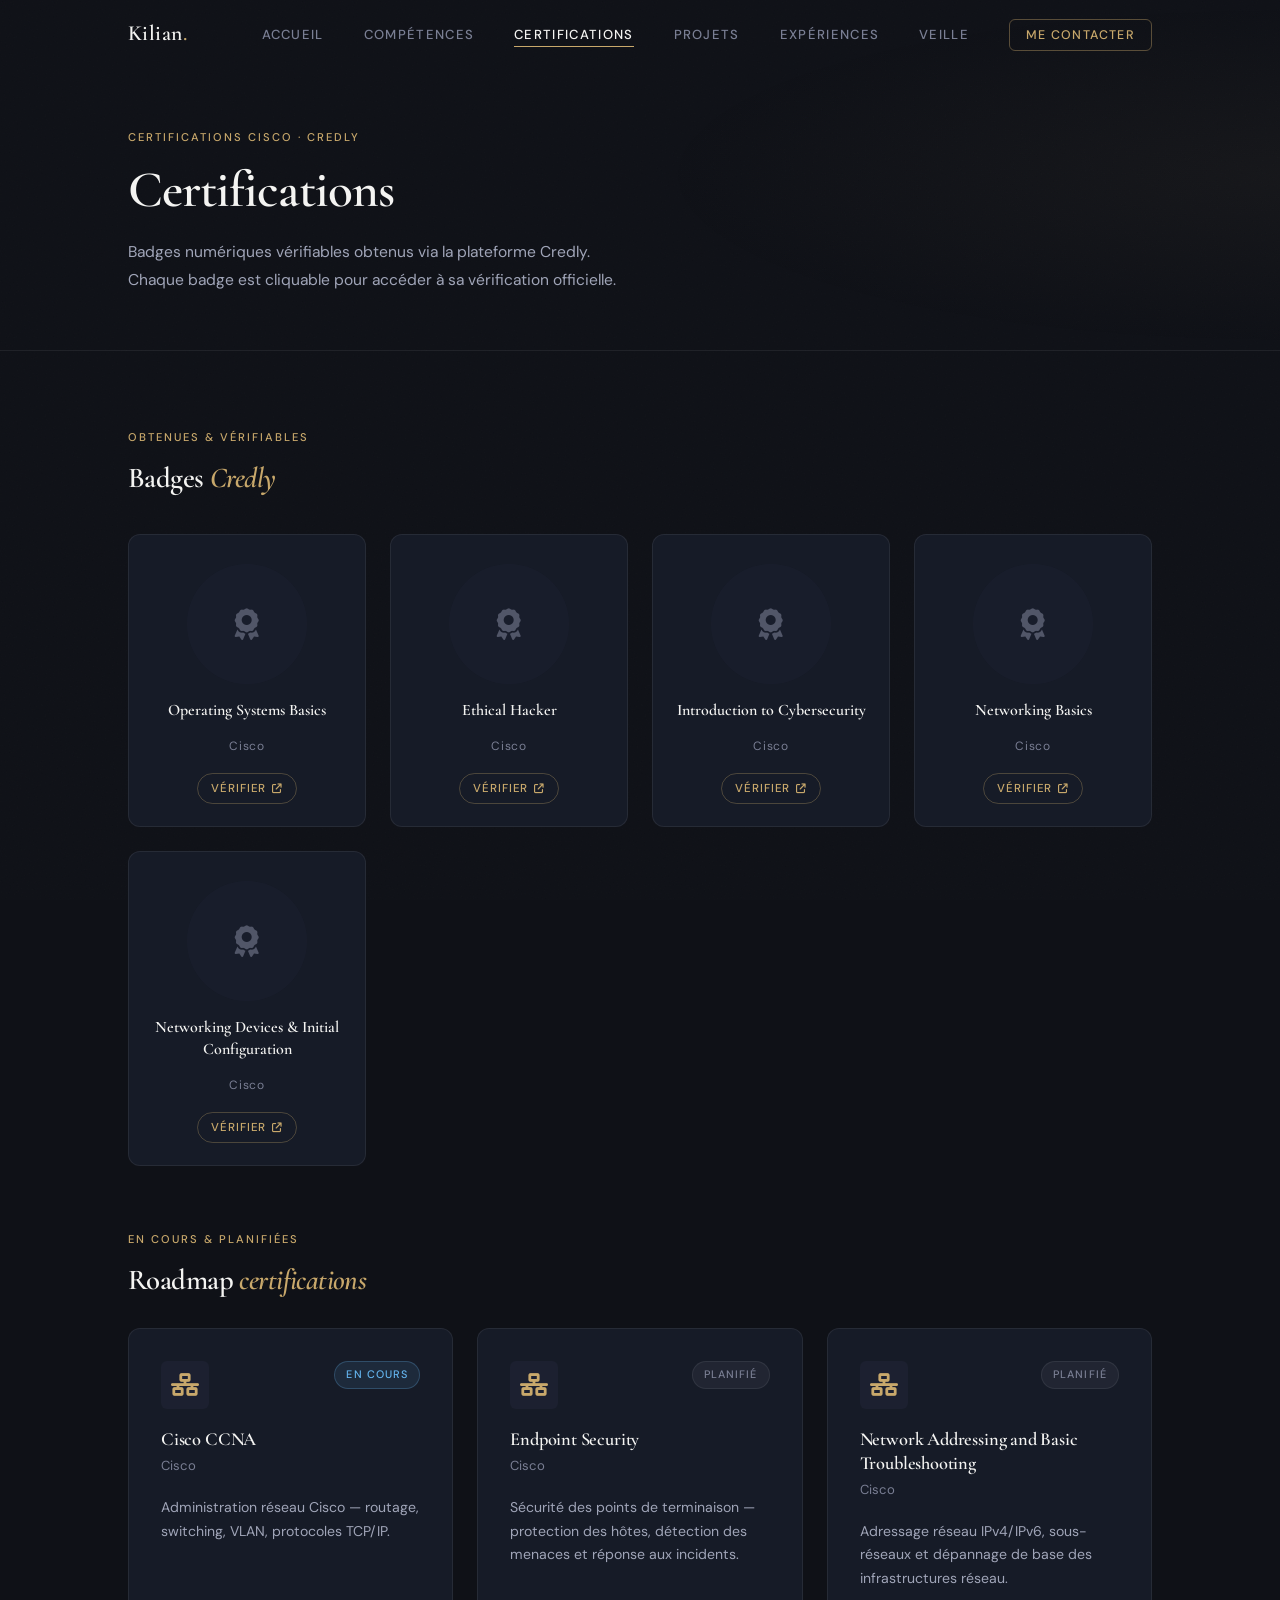
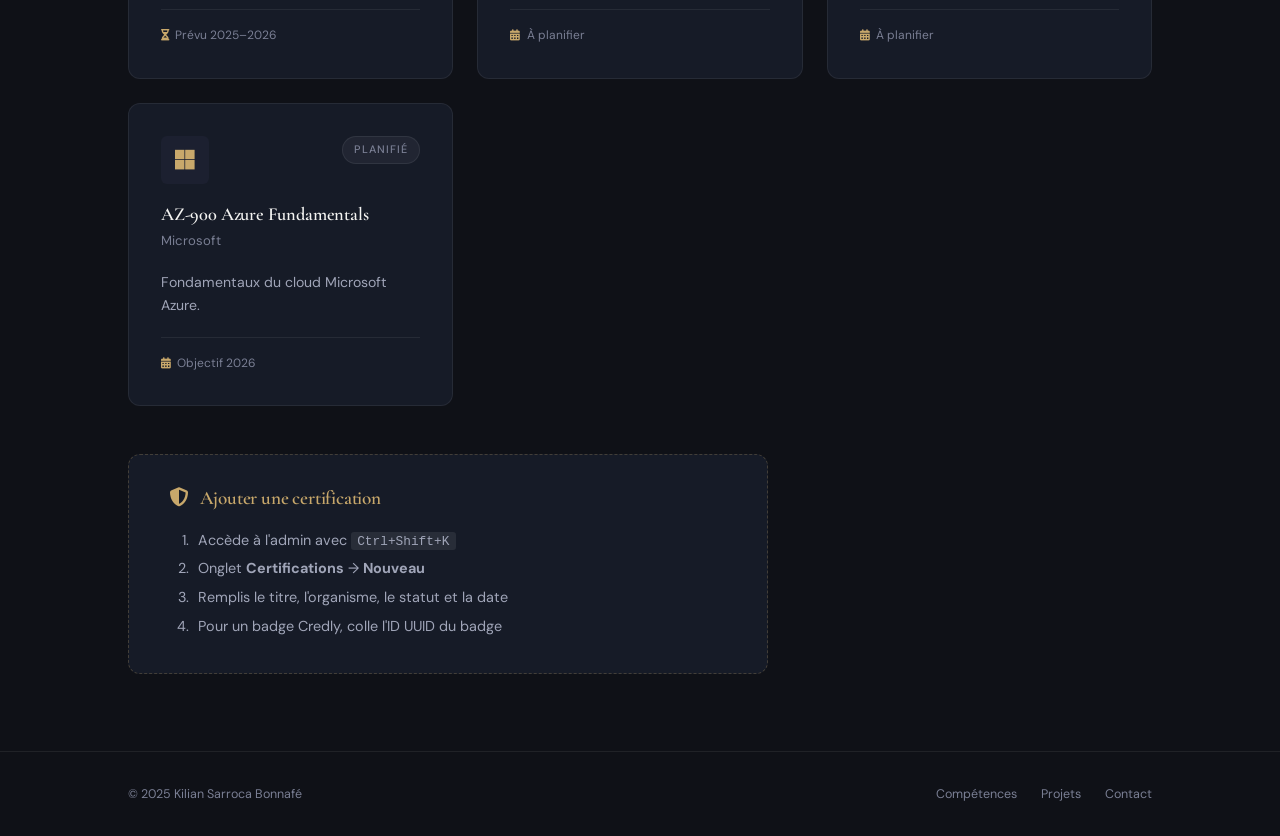
<file: certifications.html>
<!DOCTYPE html>
<html lang="fr">
<head>
    <meta charset="UTF-8">
    <meta name="viewport" content="width=device-width, initial-scale=1.0">
    <meta name="description" content="Certifications de Kilian Sarroca Bonnafé — Cisco, Credly, cybersécurité et réseaux.">
    <meta name="theme-color" content="#0f1117">
    <meta property="og:title"       content="Certifications — Kilian Sarroca Bonnafé">
    <meta property="og:description" content="Certifications Cisco obtenues, vérifiables sur Credly.">
    <meta property="og:type"        content="website">
    <meta property="og:locale"      content="fr_FR">
    <title>Certifications — Kilian Sarroca Bonnafé</title>
    <link rel="icon" href="data:image/svg+xml,<svg xmlns='http://www.w3.org/2000/svg' viewBox='0 0 100 100'><rect width='100' height='100' rx='16' fill='%230f1117'/><text y='.9em' font-size='68' x='50%' text-anchor='middle' font-family='Georgia,serif' fill='%23c8a86b'>K</text></svg>">
    <link rel="preconnect" href="https://fonts.googleapis.com">
    <link rel="preconnect" href="https://fonts.gstatic.com" crossorigin>
    <link href="https://fonts.googleapis.com/css2?family=Cormorant+Garamond:ital,wght@0,400;0,500;0,600;1,400;1,600&family=DM+Sans:wght@300;400;500&display=swap" rel="stylesheet">
    <link rel="stylesheet" href="https://cdnjs.cloudflare.com/ajax/libs/font-awesome/6.4.0/css/all.min.css" crossorigin="anonymous">
    <link rel="stylesheet" href="css/style.css">
    <style>
        /* ── Grille badges ── */
        .credly-grid {
            display: grid;
            grid-template-columns: repeat(auto-fill, minmax(200px, 1fr));
            gap: 1.5rem;
            margin-bottom: 4rem;
        }

        .badge-card {
            background: var(--ink-card);
            border: 1px solid var(--rule);
            border-radius: var(--r-lg);
            padding: 1.8rem 1.4rem 1.4rem;
            display: flex;
            flex-direction: column;
            align-items: center;
            gap: 1rem;
            text-align: center;
            text-decoration: none;
            transition: all var(--ease);
            position: relative;
            overflow: hidden;
        }

        .badge-card::before {
            content: '';
            position: absolute;
            top: 0; left: 0; right: 0;
            height: 2px;
            background: linear-gradient(90deg, var(--gold), transparent);
            opacity: 0;
            transition: opacity var(--ease);
        }

        .badge-card:hover {
            border-color: var(--gold);
            transform: translateY(-5px);
            box-shadow: 0 16px 40px rgba(200,168,107,0.15);
        }

        .badge-card:hover::before { opacity: 1; }

        /* Image du badge */
        .badge-img-wrap {
            width: 120px;
            height: 120px;
            display: flex;
            align-items: center;
            justify-content: center;
            flex-shrink: 0;
        }

        .badge-img-wrap img {
            width: 100%;
            height: 100%;
            object-fit: contain;
            transition: transform var(--ease);
        }

        .badge-card:hover .badge-img-wrap img {
            transform: scale(1.06);
        }

        /* Placeholder pendant le chargement */
        .badge-placeholder {
            width: 120px;
            height: 120px;
            border-radius: 50%;
            background: var(--ink-soft);
            border: 2px dashed var(--border);
            display: flex;
            align-items: center;
            justify-content: center;
            color: var(--muted);
            font-size: 2rem;
            animation: pulse-load 1.5s ease-in-out infinite;
        }

        @keyframes pulse-load {
            0%, 100% { opacity: 0.4; }
            50%       { opacity: 0.8; }
        }

        .badge-title {
            font-family: var(--font-display);
            font-size: 1rem;
            font-weight: 600;
            color: var(--white);
            line-height: 1.35;
        }

        .badge-issuer {
            font-size: 0.75rem;
            color: var(--muted);
            letter-spacing: 0.06em;
        }

        .badge-verify {
            display: inline-flex;
            align-items: center;
            gap: 0.35rem;
            font-size: 0.72rem;
            font-weight: 500;
            letter-spacing: 0.08em;
            color: var(--gold);
            text-transform: uppercase;
            padding: 0.3rem 0.8rem;
            border: 1px solid rgba(200,168,107,0.3);
            border-radius: 100px;
            margin-top: auto;
            transition: all var(--ease);
        }

        .badge-card:hover .badge-verify {
            background: var(--gold-pale);
            border-color: var(--gold);
        }

        /* Certifications planifiées */
        .cert-dynamic-grid {
            display: grid;
            grid-template-columns: repeat(auto-fill, minmax(280px, 1fr));
            gap: 1.5rem;
        }

        @media (max-width: 600px) {
            .credly-grid { grid-template-columns: repeat(2, 1fr); }
        }
        @media (max-width: 380px) {
            .credly-grid { grid-template-columns: 1fr; }
        }
    </style>
</head>
<body>
    <div id="page-overlay"></div>
    <div id="scroll-progress" aria-hidden="true"></div>

    <nav class="navbar scrolled" role="navigation">
        <div class="nav-container">
            <a href="index.html" class="logo">Kilian<span class="dot">.</span></a>
                        <ul class="nav-links" id="nav-links">
                <li><a href="index.html">Accueil</a></li>
                <li><a href="competences.html">Compétences</a></li>
                <li><a href="certifications.html">Certifications</a></li>
                <li><a href="projets.html">Projets</a></li>
                <li><a href="experiences.html">Expériences</a></li>
                <li><a href="veille.html">Veille</a></li>
                <li><a href="contact.html" class="nav-cta">Me contacter</a></li>
            </ul>
            <button class="burger" aria-label="Menu" aria-expanded="false" aria-controls="nav-links">
                <span></span><span></span><span></span>
            </button>
        </div>
    </nav>

    <header class="page-header">
        <div class="container">
            <span class="section-label" data-reveal>Certifications Cisco · Credly</span>
            <h1 class="section-heading" data-reveal data-delay="1">Certifi&shy;cations</h1>
            <p class="body-text" style="margin-top:1.2rem;max-width:500px;" data-reveal data-delay="2">
                Badges numériques vérifiables obtenus via la plateforme Credly. Chaque badge est cliquable pour accéder à sa vérification officielle.
            </p>
        </div>
    </header>

    <main class="cert-body">
        <div class="container">

            <div data-reveal>
                <span class="section-label">Obtenues &amp; vérifiables</span>
                <h2 class="section-heading" style="font-size:1.8rem; margin-bottom:2.5rem;">
                    Badges <em>Credly</em>
                </h2>
            </div>

            <!-- Grille badges — remplie par JS -->
            <div class="credly-grid" id="credly-grid" data-reveal data-delay="1">
                <!-- Placeholders pendant le chargement -->
                <div class="badge-card" style="pointer-events:none;">
                    <div class="badge-placeholder"><i class="fas fa-certificate"></i></div>
                    <div class="badge-title" style="color:var(--muted);font-size:.85rem;">Chargement…</div>
                </div>
                <div class="badge-card" style="pointer-events:none;">
                    <div class="badge-placeholder"><i class="fas fa-certificate"></i></div>
                    <div class="badge-title" style="color:var(--muted);font-size:.85rem;">Chargement…</div>
                </div>
                <div class="badge-card" style="pointer-events:none;">
                    <div class="badge-placeholder"><i class="fas fa-certificate"></i></div>
                    <div class="badge-title" style="color:var(--muted);font-size:.85rem;">Chargement…</div>
                </div>
                <div class="badge-card" style="pointer-events:none;">
                    <div class="badge-placeholder"><i class="fas fa-certificate"></i></div>
                    <div class="badge-title" style="color:var(--muted);font-size:.85rem;">Chargement…</div>
                </div>
                <div class="badge-card" style="pointer-events:none;">
                    <div class="badge-placeholder"><i class="fas fa-certificate"></i></div>
                    <div class="badge-title" style="color:var(--muted);font-size:.85rem;">Chargement…</div>
                </div>
            </div>

            <!-- Certifications en cours / planifiées -->
            <div data-reveal style="margin-top:1rem;">
                <span class="section-label">En cours &amp; planifiées</span>
                <h2 class="section-heading" style="font-size:1.8rem; margin-bottom:2rem;">
                    Roadmap <em>certifications</em>
                </h2>
            </div>

            <div class="cert-dynamic-grid" id="certs-dynamic" data-reveal data-delay="1"></div>

            <div class="cert-placeholder-note" data-reveal style="margin-top:3rem;">
                <h3><i class="fas fa-shield-alt" style="margin-right:.5rem"></i> Ajouter une certification</h3>
                <ol>
                    <li>Accède à l'admin avec <kbd style="background:rgba(255,255,255,.08);padding:.1rem .4rem;border-radius:3px;font-size:.8rem;">Ctrl+Shift+K</kbd></li>
                    <li>Onglet <strong>Certifications</strong> → <strong>Nouveau</strong></li>
                    <li>Remplis le titre, l'organisme, le statut et la date</li>
                    <li>Pour un badge Credly, colle l'ID UUID du badge</li>
                </ol>
            </div>

        </div>
    </main>

    <footer>
        <div class="container">
            <div class="footer-inner">
                <p class="footer-copy">&copy; 2025 Kilian Sarroca Bonnafé</p>
                <div class="footer-links">
                    <a href="competences.html">Compétences</a>
                    <a href="projets.html">Projets</a>
                    <a href="contact.html">Contact</a>
                </div>
            </div>
        </div>
    </footer>

    <a href="#" class="back-top" aria-label="Retour en haut">
        <i class="fas fa-chevron-up" aria-hidden="true"></i>
    </a>

    <script src="js/content-loader.js"></script>
    <script src="js/tracker.js"></script>
    <script src="js/main.js"></script>
    <script>
    /* ══════════════════════════════════════════
       CHARGEMENT DES BADGES CREDLY
       Utilise l'API publique Credly pour récupérer
       les images — plus fiable que l'embed iframe
    ══════════════════════════════════════════ */
    (function () {
        'use strict';

        var BADGES = [
            { id: '1c32d8d7-91c4-4470-8a05-22e967904b57', name: 'Operating Systems Basics',                  issuer: 'Cisco' },
            { id: '9946e957-9c3f-4cc1-af12-7b896a350a32', name: 'Ethical Hacker',                             issuer: 'Cisco' },
            { id: '532c18e5-7dd5-4a37-9ce1-b68a3c10aca5', name: 'Introduction to Cybersecurity',              issuer: 'Cisco' },
            { id: '8c211c71-2d1e-4281-9f69-c7e2eb5aeaae', name: 'Networking Basics',                          issuer: 'Cisco' },
            { id: '6f798427-4a82-409f-a3fd-31b8054b550f', name: 'Networking Devices &amp; Initial Configuration', issuer: 'Cisco' }
        ];

        var grid = document.getElementById('credly-grid');

        function makeCard(badge, imgSrc) {
            var a = document.createElement('a');
            a.href   = 'https://www.credly.com/badges/' + badge.id + '/public_url';
            a.target = '_blank';
            a.rel    = 'noopener noreferrer';
            a.className = 'badge-card';
            a.setAttribute('aria-label', 'Voir le badge ' + badge.name + ' sur Credly');

            var imgWrap = document.createElement('div');
            imgWrap.className = 'badge-img-wrap';

            if (imgSrc) {
                var img = document.createElement('img');
                img.src   = imgSrc;
                img.alt   = badge.name;
                img.width = 120;
                img.height = 120;
                img.loading = 'lazy';
                imgWrap.appendChild(img);
            } else {
                /* Fallback visuel si l'API est inaccessible */
                imgWrap.innerHTML = '<div class="badge-placeholder" style="animation:none;opacity:.6;"><i class="fas fa-award"></i></div>';
            }

            a.innerHTML =
                '<div class="badge-title">' + badge.name + '</div>' +
                '<div class="badge-issuer">' + badge.issuer + '</div>' +
                '<span class="badge-verify">Vérifier <i class="fas fa-arrow-up-right-from-square" style="font-size:.6rem"></i></span>';

            a.insertBefore(imgWrap, a.firstChild);
            return a;
        }

        /* Fetch un badge depuis l'API Credly */
        function fetchBadge(badge) {
            return fetch('https://www.credly.com/badges/' + badge.id + '.json', { mode: 'cors' })
                .then(function (r) { return r.json(); })
                .then(function (data) {
                    /* L'API renvoie badge_template.image.url */
                    var imgUrl = null;
                    if (data && data.data && data.data.badge_template && data.data.badge_template.image) {
                        imgUrl = data.data.badge_template.image.url ||
                                 data.data.badge_template.image_url;
                    }
                    return { badge: badge, imgUrl: imgUrl };
                })
                .catch(function () {
                    return { badge: badge, imgUrl: null };
                });
        }

        /* Vide le grid et remplit avec les vrais badges */
        function renderBadges(results) {
            grid.innerHTML = '';
            results.forEach(function (res) {
                var card = makeCard(res.badge, res.imgUrl);
                card.classList.add('revealed');
                grid.appendChild(card);
            });
        }

        /* Charge tous les badges en parallèle */
        Promise.all(BADGES.map(fetchBadge))
            .then(renderBadges)
            .catch(function () {
                /* Si tout échoue, affiche les cartes sans image */
                grid.innerHTML = '';
                BADGES.forEach(function (b) {
                    var card = makeCard(b, null);
                    card.classList.add('revealed');
                    grid.appendChild(card);
                });
            });

    }());

    /* ══ Certifications planifiées (admin ou défaut) ══ */
    (function () {
        var CERTS_KEY = 'ksb_admin_certs';
        var DEFAULT = [
            { id:'c6', title:'Cisco CCNA', issuer:'Cisco', status:'in-progress',
              desc:'Administration réseau Cisco — routage, switching, VLAN, protocoles TCP/IP.', date:'Prévu 2025–2026', badge:'' },
            { id:'c7', title:'Endpoint Security', issuer:'Cisco', status:'planned',
              desc:'Sécurité des points de terminaison — protection des hôtes, détection des menaces et réponse aux incidents.', date:'À planifier', badge:'' },
            { id:'c8', title:'Network Addressing and Basic Troubleshooting', issuer:'Cisco', status:'planned',
              desc:'Adressage réseau IPv4/IPv6, sous-réseaux et dépannage de base des infrastructures réseau.', date:'À planifier', badge:'' },
            { id:'c9', title:'AZ-900 Azure Fundamentals', issuer:'Microsoft', status:'planned',
              desc:'Fondamentaux du cloud Microsoft Azure.', date:'Objectif 2026', badge:'' }
        ];

        var STATUS_LABELS = { obtained:'Obtenu', 'in-progress':'En cours', planned:'Planifié' };
        var STATUS_ICONS  = { obtained:'fas fa-check', 'in-progress':'fas fa-hourglass-half', planned:'fas fa-calendar-alt' };

        var list;
        try { list = JSON.parse(localStorage.getItem(CERTS_KEY) || 'null'); } catch(e) { list = null; }
        if (!list) list = DEFAULT;

        /* Filtre les Credly déjà affichés */
        var knownIds = ['1c32d8d7','9946e957','532c18e5','8c211c71','6f798427'];
        list = list.filter(function (c) {
            if (!c.badge) return true;
            return !knownIds.some(function (k) { return c.badge.indexOf(k) === 0; });
        });

        var container = document.getElementById('certs-dynamic');
        if (!container) return;

        list.forEach(function (c) {
            var card = document.createElement('div');
            card.className = 'cert-card' + (c.status === 'obtained' ? ' obtained' : '');

            var badgeLink = c.badge
                ? '<a href="https://www.credly.com/badges/' + c.badge + '" target="_blank" rel="noopener noreferrer" style="font-size:.75rem;color:var(--gold);display:inline-flex;align-items:center;gap:.3rem;margin-top:.4rem;">Voir le badge <i class="fas fa-arrow-up-right-from-square" style="font-size:.6rem"></i></a>'
                : '';

            var issuerLower = (c.issuer || '').toLowerCase();
            var iconClass = issuerLower.indexOf('cisco') > -1     ? 'fas fa-network-wired'
                          : issuerLower.indexOf('comptia') > -1   ? 'fas fa-shield-alt'
                          : issuerLower.indexOf('microsoft') > -1 ? 'fab fa-microsoft'
                          : issuerLower.indexOf('linux') > -1     ? 'fab fa-linux'
                          : 'fas fa-certificate';

            card.innerHTML =
                '<div class="cert-card-header">' +
                    '<div class="cert-logo"><i class="' + iconClass + '"></i></div>' +
                    '<span class="cert-status ' + c.status + '">' + (STATUS_LABELS[c.status] || c.status) + '</span>' +
                '</div>' +
                '<div><h3>' + c.title + '</h3><p class="cert-issuer">' + (c.issuer||'') + '</p></div>' +
                '<p>' + (c.desc||'') + '</p>' +
                badgeLink +
                '<div class="cert-date"><i class="' + STATUS_ICONS[c.status] + '"></i> ' + (c.date||'Date à renseigner') + '</div>';

            container.appendChild(card);
        });

        if (!list.length) {
            container.innerHTML = '<p style="color:var(--muted-lt);font-size:.9rem;">Aucune certification supplémentaire. Ajoutes-en depuis le panneau admin.</p>';
        }
    }());
    </script>
</body>
</html>
</file>
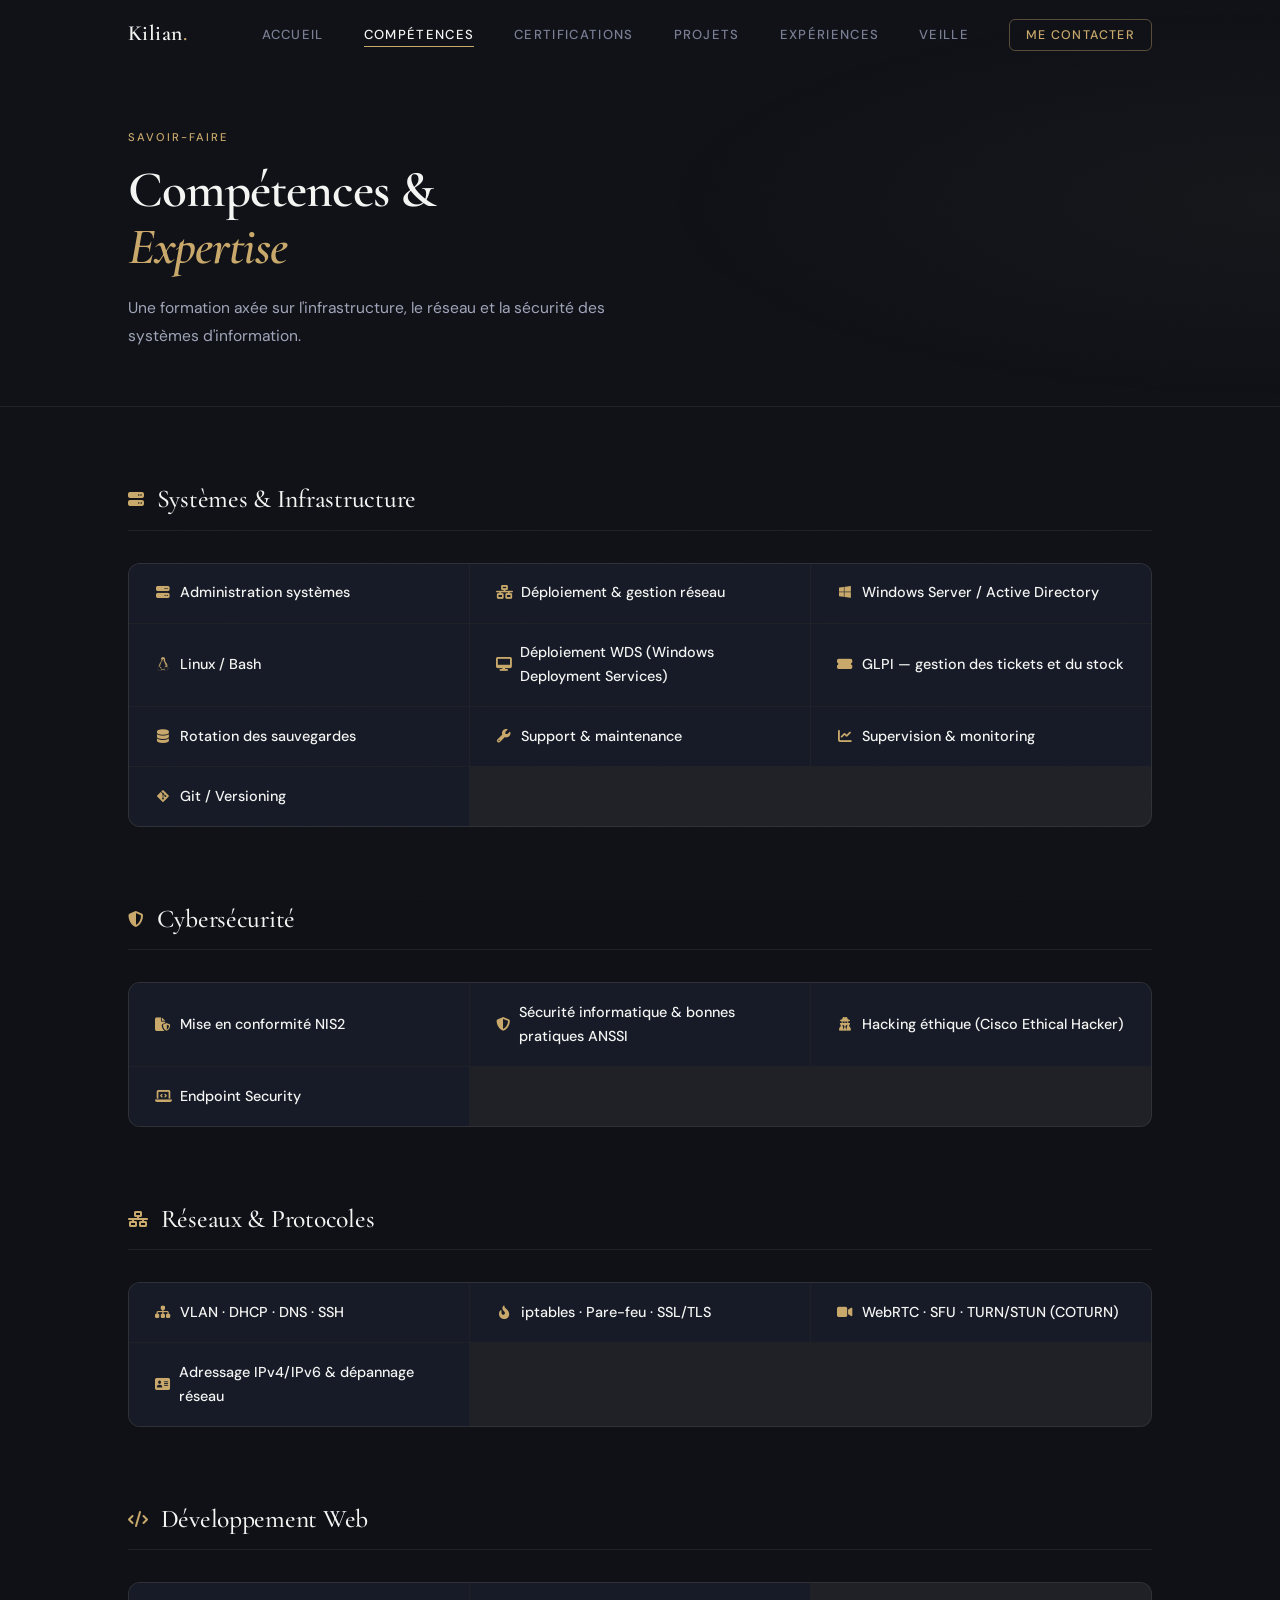
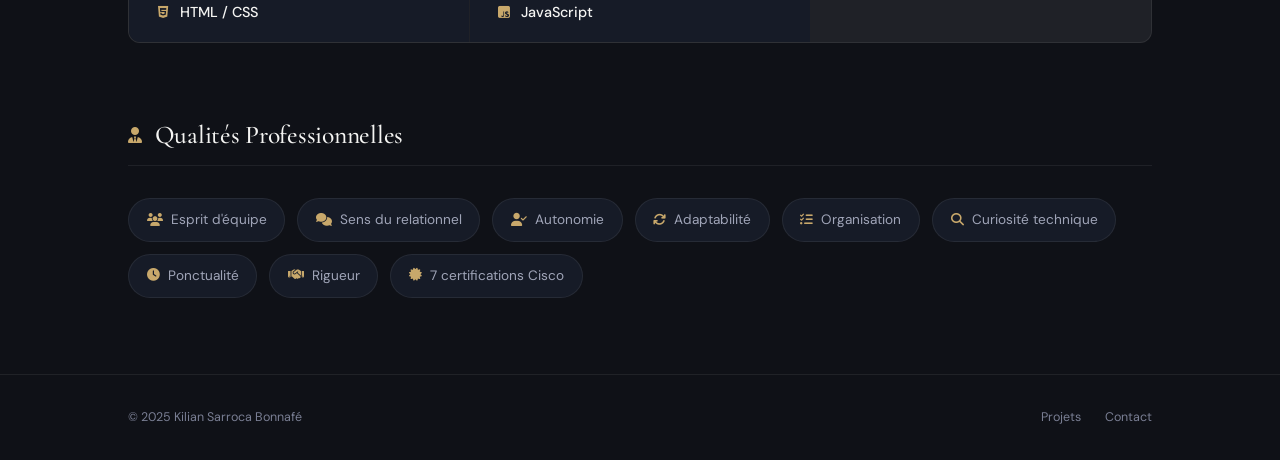
<file: competences.html>
<!DOCTYPE html>
<html lang="fr">
<head>
    <meta charset="UTF-8">
    <meta name="viewport" content="width=device-width, initial-scale=1.0">
    <meta name="description" content="Compétences de Kilian Sarroca Bonnafé — Systèmes, réseaux, cybersécurité.">
    <meta name="theme-color" content="#0f1117">
    <link rel="icon" href="data:image/svg+xml,<svg xmlns='http://www.w3.org/2000/svg' viewBox='0 0 100 100'><rect width='100' height='100' rx='16' fill='%230f1117'/><text y='.9em' font-size='68' x='50%' text-anchor='middle' font-family='Georgia,serif' fill='%23c8a86b'>K</text></svg>">
    <meta property="og:title"       content="Compétences — Kilian Sarroca Bonnafé">
    <meta property="og:description" content="Compétences techniques en administration systèmes, réseaux et cybersécurité.">
    <meta property="og:type"        content="website">
    <meta property="og:locale"      content="fr_FR">
    <title>Compétences — Kilian Sarroca Bonnafé</title>
    <link rel="preconnect" href="https://fonts.googleapis.com">
    <link rel="preconnect" href="https://fonts.gstatic.com" crossorigin>
    <link href="https://fonts.googleapis.com/css2?family=Cormorant+Garamond:ital,wght@0,400;0,500;0,600;1,400;1,600&family=DM+Sans:wght@300;400;500&display=swap" rel="stylesheet">
    <link rel="stylesheet" href="https://cdnjs.cloudflare.com/ajax/libs/font-awesome/6.4.0/css/all.min.css" crossorigin="anonymous">
    <link rel="stylesheet" href="css/style.css">
</head>
<body>
    <div id="page-overlay"></div>
    <div id="scroll-progress" aria-hidden="true"></div>

    <nav class="navbar scrolled" role="navigation">
        <div class="nav-container">
            <a href="index.html" class="logo">Kilian<span class="dot">.</span></a>
            <ul class="nav-links" id="nav-links">
                <li><a href="index.html">Accueil</a></li>
                <li><a href="competences.html">Compétences</a></li>
                <li><a href="certifications.html">Certifications</a></li>
                <li><a href="projets.html">Projets</a></li>
                <li><a href="experiences.html">Expériences</a></li>
                <li><a href="veille.html">Veille</a></li>
                <li><a href="contact.html" class="nav-cta">Me contacter</a></li>
            </ul>
            <button class="burger" aria-label="Menu" aria-expanded="false" aria-controls="nav-links">
                <span></span><span></span><span></span>
            </button>
        </div>
    </nav>

    <header class="page-header">
        <div class="container">
            <span class="section-label" data-reveal>Savoir-faire</span>
            <h1 class="section-heading" style="max-width:600px;" data-reveal data-delay="1">
                Compétences &amp;<br><em>Expertise</em>
            </h1>
            <p class="body-text" style="margin-top:1.2rem; max-width:500px;" data-reveal data-delay="2">
                Une formation axée sur l'infrastructure, le réseau et la sécurité des systèmes d'information.
            </p>
        </div>
    </header>

    <main class="skills-body">
        <div class="container">

            <!-- ══ Systèmes & Infrastructure ══ -->
            <div class="skills-category-block">
                <h2 class="skills-category-title" data-reveal>
                    <i class="fas fa-server" aria-hidden="true"></i>
                    Systèmes &amp; Infrastructure
                </h2>
                <div class="skills-table" data-reveal data-delay="1">

                    <div class="skill-row">
                        <span class="skill-name">
                            <i class="fas fa-server" aria-hidden="true"></i>
                            Administration systèmes
                        </span>
                    </div>

                    <div class="skill-row">
                        <span class="skill-name">
                            <i class="fas fa-network-wired" aria-hidden="true"></i>
                            Déploiement &amp; gestion réseau
                        </span>
                    </div>

                    <div class="skill-row">
                        <span class="skill-name">
                            <i class="fab fa-windows" aria-hidden="true"></i>
                            Windows Server / Active Directory
                        </span>
                    </div>

                    <div class="skill-row">
                        <span class="skill-name">
                            <i class="fab fa-linux" aria-hidden="true"></i>
                            Linux / Bash
                        </span>
                    </div>

                    <div class="skill-row">
                        <span class="skill-name">
                            <i class="fas fa-desktop" aria-hidden="true"></i>
                            Déploiement WDS (Windows Deployment Services)
                        </span>
                    </div>

                    <div class="skill-row">
                        <span class="skill-name">
                            <i class="fas fa-ticket-alt" aria-hidden="true"></i>
                            GLPI — gestion des tickets et du stock
                        </span>
                    </div>

                    <div class="skill-row">
                        <span class="skill-name">
                            <i class="fas fa-database" aria-hidden="true"></i>
                            Rotation des sauvegardes
                        </span>
                    </div>

                    <div class="skill-row">
                        <span class="skill-name">
                            <i class="fas fa-wrench" aria-hidden="true"></i>
                            Support &amp; maintenance
                        </span>
                    </div>

                    <div class="skill-row">
                        <span class="skill-name">
                            <i class="fas fa-chart-line" aria-hidden="true"></i>
                            Supervision &amp; monitoring
                        </span>
                    </div>

                    <div class="skill-row">
                        <span class="skill-name">
                            <i class="fab fa-git-alt" aria-hidden="true"></i>
                            Git / Versioning
                        </span>
                    </div>

                </div>
            </div>

            <!-- ══ Cybersécurité ══ -->
            <div class="skills-category-block">
                <h2 class="skills-category-title" data-reveal>
                    <i class="fas fa-shield-alt" aria-hidden="true"></i>
                    Cybersécurité
                </h2>
                <div class="skills-table" data-reveal data-delay="1">

                    <div class="skill-row">
                        <span class="skill-name">
                            <i class="fas fa-file-shield" aria-hidden="true"></i>
                            Mise en conformité NIS2
                        </span>
                    </div>

                    <div class="skill-row">
                        <span class="skill-name">
                            <i class="fas fa-shield-alt" aria-hidden="true"></i>
                            Sécurité informatique &amp; bonnes pratiques ANSSI
                        </span>
                    </div>

                    <div class="skill-row">
                        <span class="skill-name">
                            <i class="fas fa-user-secret" aria-hidden="true"></i>
                            Hacking éthique (Cisco Ethical Hacker)
                        </span>
                    </div>

                    <div class="skill-row">
                        <span class="skill-name">
                            <i class="fas fa-laptop-code" aria-hidden="true"></i>
                            Endpoint Security
                        </span>
                    </div>

                </div>
            </div>

            <!-- ══ Réseaux & Protocoles ══ -->
            <div class="skills-category-block">
                <h2 class="skills-category-title" data-reveal>
                    <i class="fas fa-network-wired" aria-hidden="true"></i>
                    Réseaux &amp; Protocoles
                </h2>
                <div class="skills-table" data-reveal data-delay="1">

                    <div class="skill-row">
                        <span class="skill-name">
                            <i class="fas fa-sitemap" aria-hidden="true"></i>
                            VLAN · DHCP · DNS · SSH
                        </span>
                    </div>

                    <div class="skill-row">
                        <span class="skill-name">
                            <i class="fas fa-fire-alt" aria-hidden="true"></i>
                            iptables · Pare-feu · SSL/TLS
                        </span>
                    </div>

                    <div class="skill-row">
                        <span class="skill-name">
                            <i class="fas fa-video" aria-hidden="true"></i>
                            WebRTC · SFU · TURN/STUN (COTURN)
                        </span>
                    </div>

                    <div class="skill-row">
                        <span class="skill-name">
                            <i class="fas fa-address-card" aria-hidden="true"></i>
                            Adressage IPv4/IPv6 &amp; dépannage réseau
                        </span>
                    </div>

                </div>
            </div>

            <!-- ══ Développement Web ══ -->
            <div class="skills-category-block">
                <h2 class="skills-category-title" data-reveal>
                    <i class="fas fa-code" aria-hidden="true"></i>
                    Développement Web
                </h2>
                <div class="skills-table" data-reveal data-delay="1">

                    <div class="skill-row">
                        <span class="skill-name">
                            <i class="fab fa-html5" aria-hidden="true"></i>
                            HTML / CSS
                        </span>
                    </div>

                    <div class="skill-row">
                        <span class="skill-name">
                            <i class="fab fa-js-square" aria-hidden="true"></i>
                            JavaScript
                        </span>
                    </div>

                </div>
            </div>

            <!-- ══ Qualités Professionnelles ══ -->
            <div class="skills-category-block">
                <h2 class="skills-category-title" data-reveal>
                    <i class="fas fa-user-tie" aria-hidden="true"></i>
                    Qualités Professionnelles
                </h2>
                <div class="soft-skills-grid" data-reveal data-delay="1">
                    <span class="soft-badge"><i class="fas fa-users"          aria-hidden="true"></i> Esprit d'équipe</span>
                    <span class="soft-badge"><i class="fas fa-comments"       aria-hidden="true"></i> Sens du relationnel</span>
                    <span class="soft-badge"><i class="fas fa-user-check"     aria-hidden="true"></i> Autonomie</span>
                    <span class="soft-badge"><i class="fas fa-arrows-rotate"  aria-hidden="true"></i> Adaptabilité</span>
                    <span class="soft-badge"><i class="fas fa-tasks"          aria-hidden="true"></i> Organisation</span>
                    <span class="soft-badge"><i class="fas fa-search"         aria-hidden="true"></i> Curiosité technique</span>
                    <span class="soft-badge"><i class="fas fa-clock"          aria-hidden="true"></i> Ponctualité</span>
                    <span class="soft-badge"><i class="fas fa-handshake"      aria-hidden="true"></i> Rigueur</span>
                    <span class="soft-badge"><i class="fas fa-certificate"    aria-hidden="true"></i> 7 certifications Cisco</span>
                </div>
            </div>

        </div>
    </main>

    <footer>
        <div class="container">
            <div class="footer-inner">
                <p class="footer-copy">&copy; 2025 Kilian Sarroca Bonnafé</p>
                <div class="footer-links">
                    <a href="projets.html">Projets</a>
                    <a href="contact.html">Contact</a>
                </div>
            </div>
        </div>
    </footer>

    <a href="#" class="back-top" aria-label="Retour en haut">
        <i class="fas fa-chevron-up" aria-hidden="true"></i>
    </a>

    <script src="js/content-loader.js"></script>
    <script src="js/tracker.js"></script>
    <script src="js/main.js"></script>
</body>
</html>
</file>
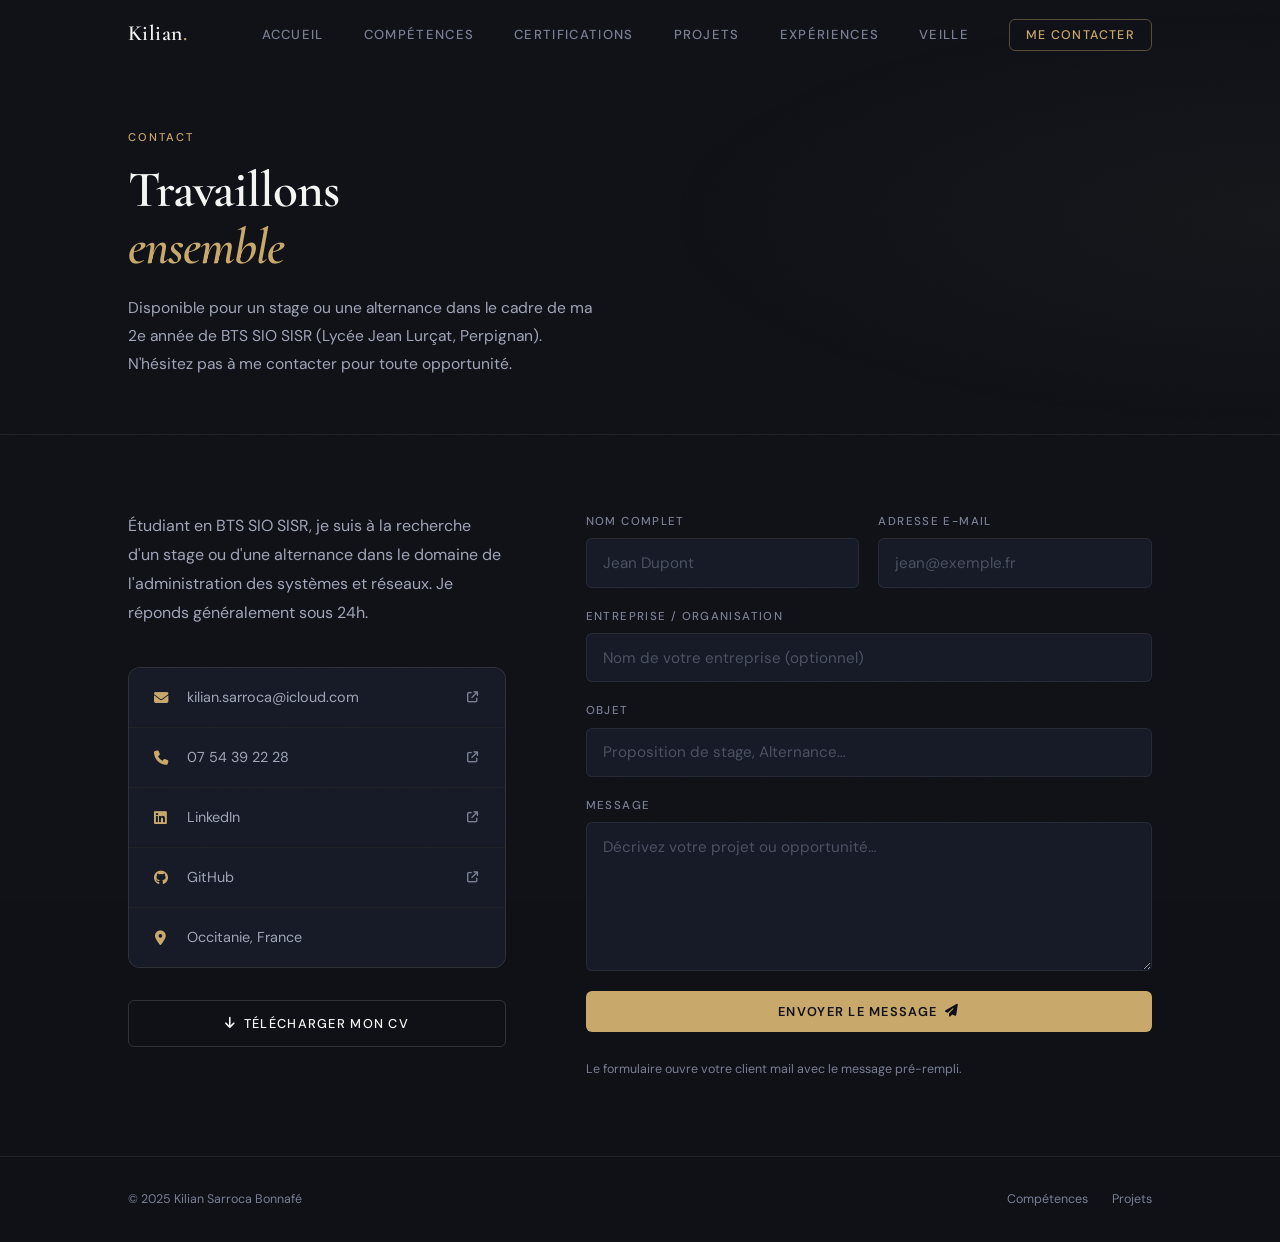
<file: contact.html>
<!DOCTYPE html>
<html lang="fr">
<head>
    <meta charset="UTF-8">
    <meta name="viewport" content="width=device-width, initial-scale=1.0">
    <meta name="description" content="Contactez Kilian Sarroca Bonnafé — Étudiant BTS SIO SISR disponible pour stage ou alternance.">
    <meta name="theme-color" content="#0f1117">
    <!-- Favicon SVG -->
    <link rel="icon" href="data:image/svg+xml,<svg xmlns='http://www.w3.org/2000/svg' viewBox='0 0 100 100'><rect width='100' height='100' rx='16' fill='%230f1117'/><text y='.9em' font-size='68' x='50%' text-anchor='middle' font-family='Georgia,serif' fill='%23c8a86b'>K</text></svg>">

    <!-- Open Graph -->
    <meta property="og:title"       content="Contact — Kilian Sarroca Bonnafé">
    <meta property="og:description" content="Disponible pour stage ou alternance en administration systèmes et réseaux.">
    <meta property="og:type"        content="website">
    <meta property="og:locale"      content="fr_FR">

    <title>Contact — Kilian Sarroca Bonnafé</title>

    <link rel="preconnect" href="https://fonts.googleapis.com">
    <link rel="preconnect" href="https://fonts.gstatic.com" crossorigin>
    <link href="https://fonts.googleapis.com/css2?family=Cormorant+Garamond:ital,wght@0,400;0,500;0,600;1,400;1,600&family=DM+Sans:wght@300;400;500&display=swap" rel="stylesheet">
    <link rel="stylesheet" href="https://cdnjs.cloudflare.com/ajax/libs/font-awesome/6.4.0/css/all.min.css" crossorigin="anonymous">
    <link rel="stylesheet" href="css/style.css">
</head>
<body>

    <!-- Overlay transition -->
    <div id="page-overlay"></div>
    <!-- Barre de progression -->
    <div id="scroll-progress" aria-hidden="true"></div>


    <nav class="navbar scrolled" role="navigation">
        <div class="nav-container">
            <a href="index.html" class="logo">Kilian<span class="dot">.</span></a>
                                                <ul class="nav-links" id="nav-links">
                <li><a href="index.html">Accueil</a></li>
                <li><a href="competences.html">Compétences</a></li>
                <li><a href="certifications.html">Certifications</a></li>
                <li><a href="projets.html">Projets</a></li>
                <li><a href="experiences.html">Expériences</a></li>
                <li><a href="veille.html">Veille</a></li>
                <li><a href="contact.html" class="nav-cta">Me contacter</a></li>
            </ul>
            <button class="burger" aria-label="Menu" aria-expanded="false" aria-controls="nav-links">
                <span></span><span></span><span></span>
            </button>
        </div>
    </nav>

    <header class="page-header">
        <div class="container">
            <span class="section-label" data-reveal>Contact</span>
            <h1 class="section-heading" data-reveal data-delay="1">
                Travaillons<br><em>ensemble</em>
            </h1>
            <p class="body-text" style="margin-top:1.2rem; max-width:480px;" data-reveal data-delay="2">
                Disponible pour un stage ou une alternance dans le cadre de ma 2e année de BTS SIO SISR (Lycée Jean Lurçat, Perpignan). N'hésitez pas à me contacter pour toute opportunité.
            </p>
        </div>
    </header>

    <main class="contact-body">
        <div class="container">
            <div class="contact-layout">

                <!-- Sidebar -->
                <div class="contact-sidebar">
                    <div class="contact-sidebar-sticky">
                        <p data-reveal>
                            Étudiant en BTS SIO SISR, je suis à la recherche d'un stage ou d'une alternance dans le domaine de l'administration des systèmes et réseaux. Je réponds généralement sous 24h.
                        </p>

                        <div class="contact-links" data-reveal data-delay="1">
                            <a href="mailto:kilian.sarroca@icloud.com" class="contact-link-item">
                                <i class="fas fa-envelope" aria-hidden="true"></i>
                                <span>kilian.sarroca@icloud.com</span>
                                <i class="fas fa-arrow-up-right-from-square link-arrow" aria-hidden="true"></i>
                            </a>
                            <a href="tel:+33754392228" class="contact-link-item">
                                <i class="fas fa-phone" aria-hidden="true"></i>
                                <span>07 54 39 22 28</span>
                                <i class="fas fa-arrow-up-right-from-square link-arrow" aria-hidden="true"></i>
                            </a>
                            <a href="https://www.linkedin.com/in/kilian-sarroca-bonn%C3%A9-80a191302/"
                               target="_blank" rel="noopener noreferrer" class="contact-link-item">
                                <i class="fab fa-linkedin" aria-hidden="true"></i>
                                <span>LinkedIn</span>
                                <i class="fas fa-arrow-up-right-from-square link-arrow" aria-hidden="true"></i>
                            </a>
                            <a href="https://github.com/KilianSarroca"
                               target="_blank" rel="noopener noreferrer" class="contact-link-item">
                                <i class="fab fa-github" aria-hidden="true"></i>
                                <span>GitHub</span>
                                <i class="fas fa-arrow-up-right-from-square link-arrow" aria-hidden="true"></i>
                            </a>
                            <div class="contact-link-item" style="cursor:default;">
                                <i class="fas fa-map-marker-alt" aria-hidden="true"></i>
                                <span>Occitanie, France</span>
                            </div>
                        </div>

                        <div data-reveal data-delay="2">
                            <a href="assets/docs/cv.pdf" download="CV_Kilian_Sarroca.pdf" class="btn btn-outline" style="width:100%; justify-content:center;">
                                <i class="fas fa-arrow-down" aria-hidden="true"></i>
                                Télécharger mon CV
                            </a>
                        </div>
                    </div>
                </div>

                <!-- Formulaire -->
                <div data-reveal data-delay="1">
                    <form class="contact-form" id="contact-form" novalidate>
                        <div class="form-row">
                            <div class="form-group">
                                <label for="name">Nom complet</label>
                                <input type="text" id="name" name="name"
                                       placeholder="Jean Dupont"
                                       required autocomplete="name" minlength="2">
                            </div>
                            <div class="form-group">
                                <label for="email">Adresse e-mail</label>
                                <input type="email" id="email" name="email"
                                       placeholder="jean@exemple.fr"
                                       required autocomplete="email">
                            </div>
                        </div>

                        <div class="form-group">
                            <label for="company">Entreprise / Organisation</label>
                            <input type="text" id="company" name="company"
                                   placeholder="Nom de votre entreprise (optionnel)"
                                   autocomplete="organization">
                        </div>

                        <div class="form-group">
                            <label for="subject">Objet</label>
                            <input type="text" id="subject" name="subject"
                                   placeholder="Proposition de stage, Alternance…"
                                   required minlength="3">
                        </div>

                        <div class="form-group">
                            <label for="message">Message</label>
                            <textarea id="message" name="message"
                                      placeholder="Décrivez votre projet ou opportunité…"
                                      required rows="6" minlength="10"></textarea>
                        </div>

                        <button type="submit" class="btn btn-gold submit-btn" style="width:100%; justify-content:center;">
                            <span>Envoyer le message</span>
                            <i class="fas fa-paper-plane" aria-hidden="true"></i>
                        </button>

                        <p class="form-note">
                            Le formulaire ouvre votre client mail avec le message pré-rempli.
                        </p>
                    </form>

                    <div id="form-success" class="form-success" role="alert" aria-live="polite">
                        <i class="fas fa-check-circle" aria-hidden="true"></i>
                        <p>
                            Votre client mail s'est ouvert avec le message pré-rempli.<br>
                            Envoyez-le pour que je vous reçoive.
                        </p>
                        <a href="contact.html" class="btn btn-outline" style="margin-top:1.5rem; display:inline-flex;">
                            Nouveau message
                        </a>
                    </div>
                </div>

            </div>
        </div>
    </main>

    <footer>
        <div class="container">
            <div class="footer-inner">
                <p class="footer-copy">&copy; 2025 Kilian Sarroca Bonnafé</p>
                <div class="footer-links">
                    <a href="competences.html">Compétences</a>
                    <a href="projets.html">Projets</a>
                </div>
            </div>
        </div>
    </footer>

    <a href="#" class="back-top" aria-label="Retour en haut">
        <i class="fas fa-chevron-up" aria-hidden="true"></i>
    </a>

    <script src="js/content-loader.js"></script>
    <script src="js/tracker.js"></script>
    <script src="js/main.js"></script>
</body>
</html>
</file>
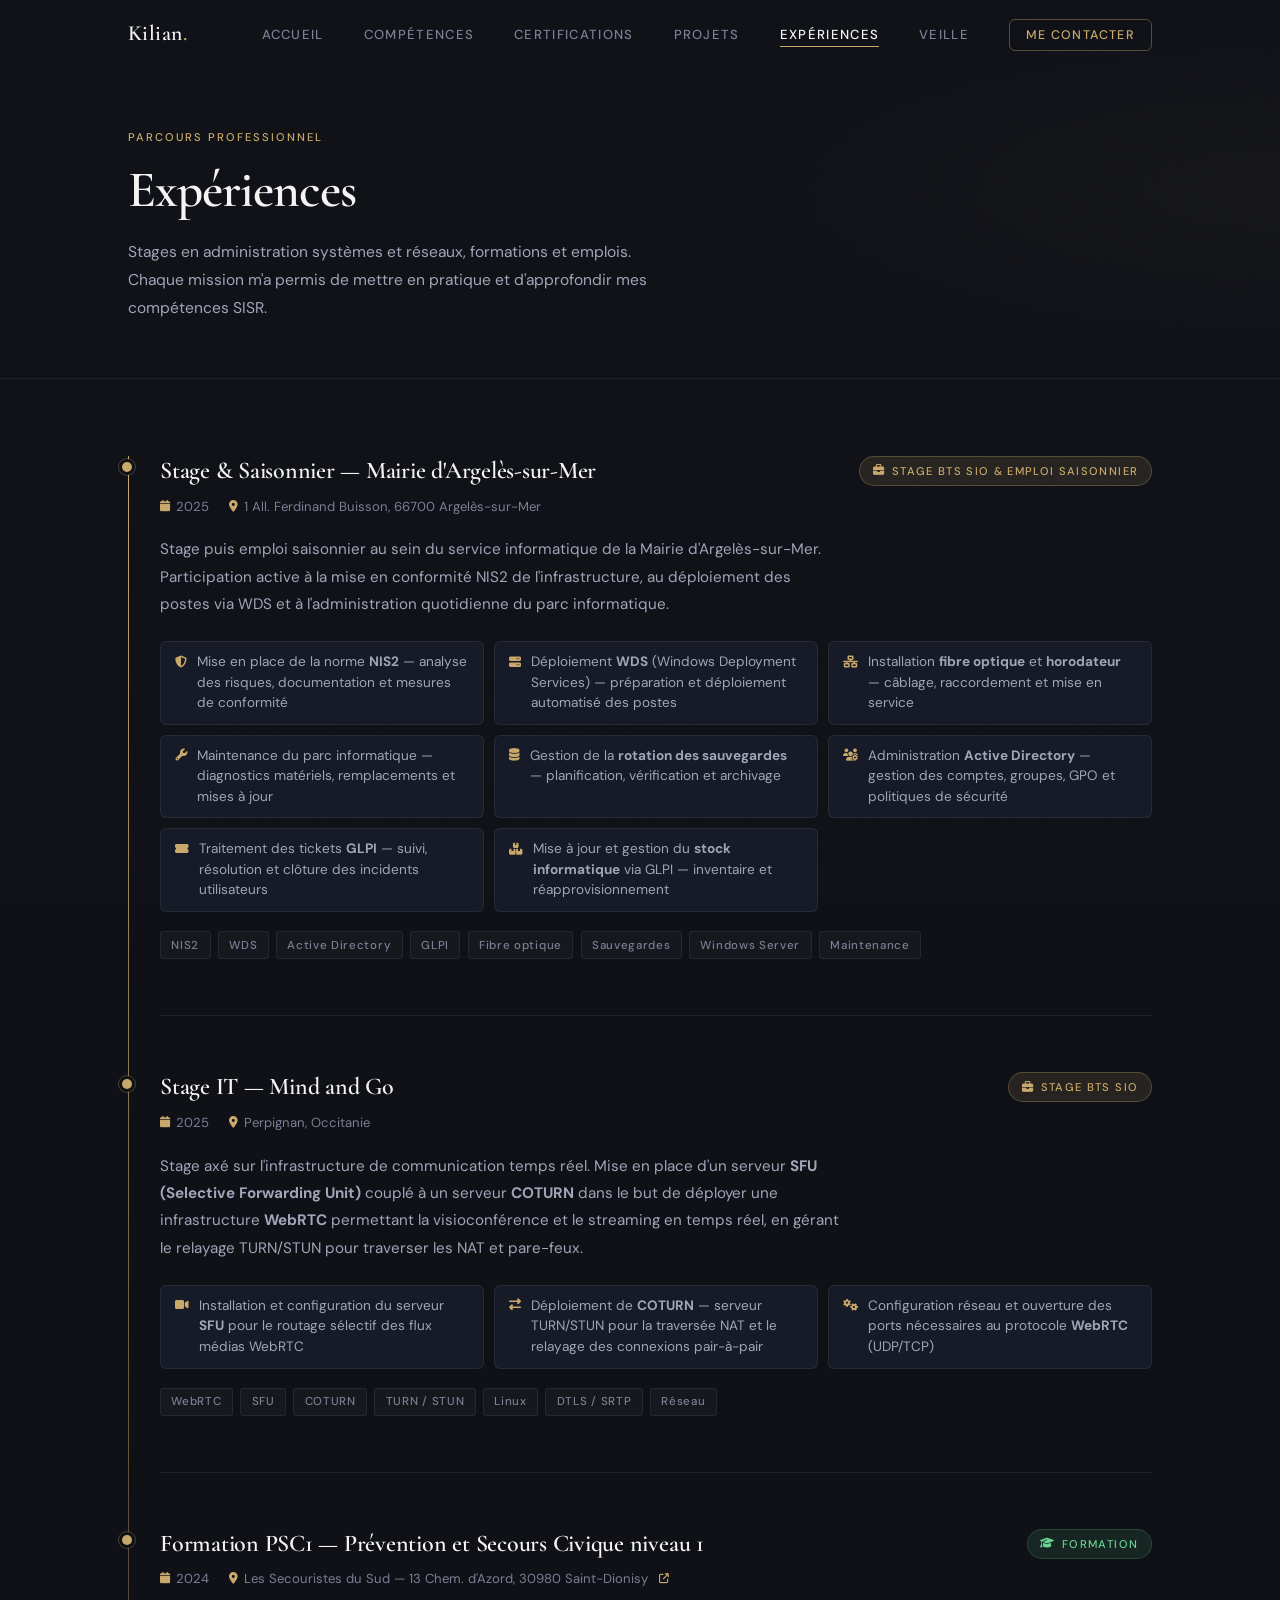
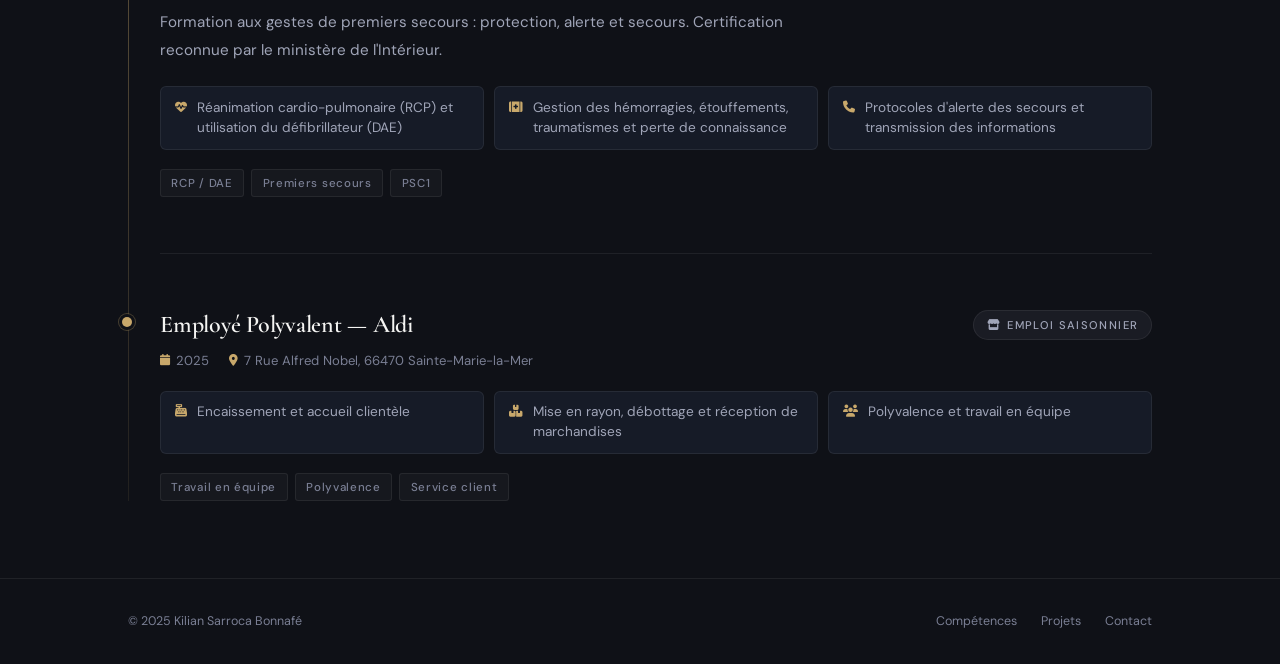
<file: experiences.html>
<!DOCTYPE html>
<html lang="fr">
<head>
    <meta charset="UTF-8">
    <meta name="viewport" content="width=device-width, initial-scale=1.0">
    <meta name="description" content="Expériences professionnelles de Kilian Sarroca Bonnafé — Stages IT, formations et emplois.">
    <meta name="theme-color" content="#0f1117">
    <meta property="og:title"       content="Expériences — Kilian Sarroca Bonnafé">
    <meta property="og:description" content="Stages en administration systèmes, réseaux, NIS2, WDS et infrastructure WebRTC.">
    <meta property="og:type"        content="website">
    <meta property="og:locale"      content="fr_FR">
    <title>Expériences — Kilian Sarroca Bonnafé</title>
    <link rel="icon" href="data:image/svg+xml,<svg xmlns='http://www.w3.org/2000/svg' viewBox='0 0 100 100'><rect width='100' height='100' rx='16' fill='%230f1117'/><text y='.9em' font-size='68' x='50%' text-anchor='middle' font-family='Georgia,serif' fill='%23c8a86b'>K</text></svg>">
    <link rel="preconnect" href="https://fonts.googleapis.com">
    <link rel="preconnect" href="https://fonts.gstatic.com" crossorigin>
    <link href="https://fonts.googleapis.com/css2?family=Cormorant+Garamond:ital,wght@0,400;0,500;0,600;1,400;1,600&family=DM+Sans:wght@300;400;500&display=swap" rel="stylesheet">
    <link rel="stylesheet" href="https://cdnjs.cloudflare.com/ajax/libs/font-awesome/6.4.0/css/all.min.css" crossorigin="anonymous">
    <link rel="stylesheet" href="css/style.css">
</head>
<body>

    <div id="page-overlay"></div>
    <div id="scroll-progress" aria-hidden="true"></div>

    <nav class="navbar scrolled" role="navigation" aria-label="Navigation principale">
        <div class="nav-container">
            <a href="index.html" class="logo">Kilian<span class="dot">.</span></a>
            <ul class="nav-links" id="nav-links">
                <li><a href="index.html">Accueil</a></li>
                <li><a href="competences.html">Compétences</a></li>
                <li><a href="certifications.html">Certifications</a></li>
                <li><a href="projets.html">Projets</a></li>
                <li><a href="experiences.html">Expériences</a></li>
                <li><a href="veille.html">Veille</a></li>
                <li><a href="contact.html" class="nav-cta">Me contacter</a></li>
            </ul>
            <button class="burger" aria-label="Menu" aria-expanded="false" aria-controls="nav-links">
                <span></span><span></span><span></span>
            </button>
        </div>
    </nav>

    <header class="page-header">
        <div class="container">
            <span class="section-label" data-reveal>Parcours professionnel</span>
            <h1 class="section-heading" data-reveal data-delay="1">
                Expériences
            </h1>
            <p class="body-text" style="margin-top:1.2rem; max-width:520px;" data-reveal data-delay="2">
                Stages en administration systèmes et réseaux, formations et emplois. Chaque mission m'a permis de mettre en pratique et d'approfondir mes compétences SISR.
            </p>
        </div>
    </header>

    <main class="xp-body">
        <div class="container">
            <div class="xp-timeline">

                <!-- ══════════════════════════════════════
                     STAGE — MAIRIE D'ARGELÈS-SUR-MER
                ══════════════════════════════════════ -->
                <article class="xp-item" data-reveal>
                    <div class="xp-header">
                        <h2 class="xp-title">Stage &amp; Saisonnier — Mairie d'Argelès-sur-Mer</h2>
                        <span class="xp-badge stage">
                            <i class="fas fa-briefcase" aria-hidden="true"></i> Stage BTS SIO &amp; Emploi saisonnier
                        </span>
                    </div>

                    <div class="xp-meta">
                        <span class="xp-meta-item">
                            <i class="fas fa-calendar" aria-hidden="true"></i> 2025
                        </span>
                        <span class="xp-meta-item">
                            <i class="fas fa-map-marker-alt" aria-hidden="true"></i>
                            1 All. Ferdinand Buisson, 66700 Argelès-sur-Mer
                        </span>
                    </div>

                    <p class="xp-description">
                        Stage puis emploi saisonnier au sein du service informatique de la Mairie d'Argelès-sur-Mer. 
                        Participation active à la mise en conformité NIS2 de l'infrastructure, au déploiement 
                        des postes via WDS et à l'administration quotidienne du parc informatique.
                    </p>

                    <div class="xp-missions">

                        <div class="xp-mission">
                            <i class="fas fa-shield-alt" aria-hidden="true"></i>
                            <span>Mise en place de la norme <strong>NIS2</strong> — analyse des risques, documentation et mesures de conformité</span>
                        </div>

                        <div class="xp-mission">
                            <i class="fas fa-server" aria-hidden="true"></i>
                            <span>Déploiement <strong>WDS</strong> (Windows Deployment Services) — préparation et déploiement automatisé des postes</span>
                        </div>

                        <div class="xp-mission">
                            <i class="fas fa-network-wired" aria-hidden="true"></i>
                            <span>Installation <strong>fibre optique</strong> et <strong>horodateur</strong> — câblage, raccordement et mise en service</span>
                        </div>

                        <div class="xp-mission">
                            <i class="fas fa-wrench" aria-hidden="true"></i>
                            <span>Maintenance du parc informatique — diagnostics matériels, remplacements et mises à jour</span>
                        </div>

                        <div class="xp-mission">
                            <i class="fas fa-database" aria-hidden="true"></i>
                            <span>Gestion de la <strong>rotation des sauvegardes</strong> — planification, vérification et archivage</span>
                        </div>

                        <div class="xp-mission">
                            <i class="fas fa-users-cog" aria-hidden="true"></i>
                            <span>Administration <strong>Active Directory</strong> — gestion des comptes, groupes, GPO et politiques de sécurité</span>
                        </div>

                        <div class="xp-mission">
                            <i class="fas fa-ticket-alt" aria-hidden="true"></i>
                            <span>Traitement des tickets <strong>GLPI</strong> — suivi, résolution et clôture des incidents utilisateurs</span>
                        </div>

                        <div class="xp-mission">
                            <i class="fas fa-boxes" aria-hidden="true"></i>
                            <span>Mise à jour et gestion du <strong>stock informatique</strong> via GLPI — inventaire et réapprovisionnement</span>
                        </div>

                    </div>

                    <div class="xp-tags">
                        <span class="xp-tag">NIS2</span>
                        <span class="xp-tag">WDS</span>
                        <span class="xp-tag">Active Directory</span>
                        <span class="xp-tag">GLPI</span>
                        <span class="xp-tag">Fibre optique</span>
                        <span class="xp-tag">Sauvegardes</span>
                        <span class="xp-tag">Windows Server</span>
                        <span class="xp-tag">Maintenance</span>
                    </div>
                </article>

                <!-- ══════════════════════════════════════
                     STAGE — MIND AND GO
                ══════════════════════════════════════ -->
                <article class="xp-item" data-reveal data-delay="1">
                    <div class="xp-header">
                        <h2 class="xp-title">Stage IT — Mind and Go</h2>
                        <span class="xp-badge stage">
                            <i class="fas fa-briefcase" aria-hidden="true"></i> Stage BTS SIO
                        </span>
                    </div>

                    <div class="xp-meta">
                        <span class="xp-meta-item">
                            <i class="fas fa-calendar" aria-hidden="true"></i> 2025
                        </span>
                        <span class="xp-meta-item">
                            <i class="fas fa-map-marker-alt" aria-hidden="true"></i>
                            Perpignan, Occitanie
                        </span>
                    </div>

                    <p class="xp-description">
                        Stage axé sur l'infrastructure de communication temps réel. 
                        Mise en place d'un serveur <strong>SFU (Selective Forwarding Unit)</strong> couplé à 
                        un serveur <strong>COTURN</strong> dans le but de déployer une infrastructure 
                        <strong>WebRTC</strong> permettant la visioconférence et le streaming en temps réel, 
                        en gérant le relayage TURN/STUN pour traverser les NAT et pare-feux.
                    </p>

                    <div class="xp-missions">

                        <div class="xp-mission">
                            <i class="fas fa-video" aria-hidden="true"></i>
                            <span>Installation et configuration du serveur <strong>SFU</strong> pour le routage sélectif des flux médias WebRTC</span>
                        </div>

                        <div class="xp-mission">
                            <i class="fas fa-exchange-alt" aria-hidden="true"></i>
                            <span>Déploiement de <strong>COTURN</strong> — serveur TURN/STUN pour la traversée NAT et le relayage des connexions pair-à-pair</span>
                        </div>

                        <div class="xp-mission">
                            <i class="fas fa-cogs" aria-hidden="true"></i>
                            <span>Configuration réseau et ouverture des ports nécessaires au protocole <strong>WebRTC</strong> (UDP/TCP)</span>
                        </div>

                    </div>

                    <div class="xp-tags">
                        <span class="xp-tag">WebRTC</span>
                        <span class="xp-tag">SFU</span>
                        <span class="xp-tag">COTURN</span>
                        <span class="xp-tag">TURN / STUN</span>
                        <span class="xp-tag">Linux</span>
                        <span class="xp-tag">DTLS / SRTP</span>
                        <span class="xp-tag">Réseau</span>
                    </div>
                </article>

                <!-- ══════════════════════════════════════
                     FORMATION PSC1
                ══════════════════════════════════════ -->
                <article class="xp-item" data-reveal data-delay="2">
                    <div class="xp-header">
                        <h2 class="xp-title">Formation PSC1 — Prévention et Secours Civique niveau 1</h2>
                        <span class="xp-badge formation">
                            <i class="fas fa-graduation-cap" aria-hidden="true"></i> Formation
                        </span>
                    </div>

                    <div class="xp-meta">
                        <span class="xp-meta-item">
                            <i class="fas fa-calendar" aria-hidden="true"></i> 2024
                        </span>
                        <a href="https://www.lessecouristesdusud.com/"
                           target="_blank" rel="noopener noreferrer"
                           class="xp-meta-item" style="text-decoration:none;">
                            <i class="fas fa-map-marker-alt" aria-hidden="true"></i>
                            Les Secouristes du Sud — 13 Chem. d'Azord, 30980 Saint-Dionisy
                            <i class="fas fa-arrow-up-right-from-square" style="font-size:.65rem; margin-left:.3rem;" aria-hidden="true"></i>
                        </a>
                    </div>

                    <p class="xp-description">
                        Formation aux gestes de premiers secours : protection, alerte et secours. 
                        Certification reconnue par le ministère de l'Intérieur.
                    </p>

                    <div class="xp-missions">
                        <div class="xp-mission">
                            <i class="fas fa-heartbeat" aria-hidden="true"></i>
                            <span>Réanimation cardio-pulmonaire (RCP) et utilisation du défibrillateur (DAE)</span>
                        </div>
                        <div class="xp-mission">
                            <i class="fas fa-first-aid" aria-hidden="true"></i>
                            <span>Gestion des hémorragies, étouffements, traumatismes et perte de connaissance</span>
                        </div>
                        <div class="xp-mission">
                            <i class="fas fa-phone" aria-hidden="true"></i>
                            <span>Protocoles d'alerte des secours et transmission des informations</span>
                        </div>
                    </div>

                    <div class="xp-tags">
                        <span class="xp-tag">RCP / DAE</span>
                        <span class="xp-tag">Premiers secours</span>
                        <span class="xp-tag">PSC1</span>
                    </div>
                </article>

                <!-- ══════════════════════════════════════
                     EMPLOI — ALDI
                ══════════════════════════════════════ -->
                <article class="xp-item" data-reveal data-delay="3">
                    <div class="xp-header">
                        <h2 class="xp-title">Employé Polyvalent — Aldi</h2>
                        <span class="xp-badge job">
                            <i class="fas fa-store" aria-hidden="true"></i> Emploi saisonnier
                        </span>
                    </div>

                    <div class="xp-meta">
                        <span class="xp-meta-item">
                            <i class="fas fa-calendar" aria-hidden="true"></i> 2025
                        </span>
                        <span class="xp-meta-item">
                            <i class="fas fa-map-marker-alt" aria-hidden="true"></i>
                            7 Rue Alfred Nobel, 66470 Sainte-Marie-la-Mer
                        </span>
                    </div>

                    <div class="xp-missions">
                        <div class="xp-mission">
                            <i class="fas fa-cash-register" aria-hidden="true"></i>
                            <span>Encaissement et accueil clientèle</span>
                        </div>
                        <div class="xp-mission">
                            <i class="fas fa-boxes" aria-hidden="true"></i>
                            <span>Mise en rayon, débottage et réception de marchandises</span>
                        </div>
                        <div class="xp-mission">
                            <i class="fas fa-users" aria-hidden="true"></i>
                            <span>Polyvalence et travail en équipe</span>
                        </div>
                    </div>

                    <div class="xp-tags">
                        <span class="xp-tag">Travail en équipe</span>
                        <span class="xp-tag">Polyvalence</span>
                        <span class="xp-tag">Service client</span>
                    </div>
                </article>

            </div>
        </div>
    </main>

    <footer>
        <div class="container">
            <div class="footer-inner">
                <p class="footer-copy">&copy; 2025 Kilian Sarroca Bonnafé</p>
                <div class="footer-links">
                    <a href="competences.html">Compétences</a>
                    <a href="projets.html">Projets</a>
                    <a href="contact.html">Contact</a>
                </div>
            </div>
        </div>
    </footer>

    <a href="#" class="back-top" aria-label="Retour en haut">
        <i class="fas fa-chevron-up" aria-hidden="true"></i>
    </a>

    <script src="js/content-loader.js"></script>
    <script src="js/tracker.js"></script>
    <script src="js/main.js"></script>
</body>
</html>
</file>
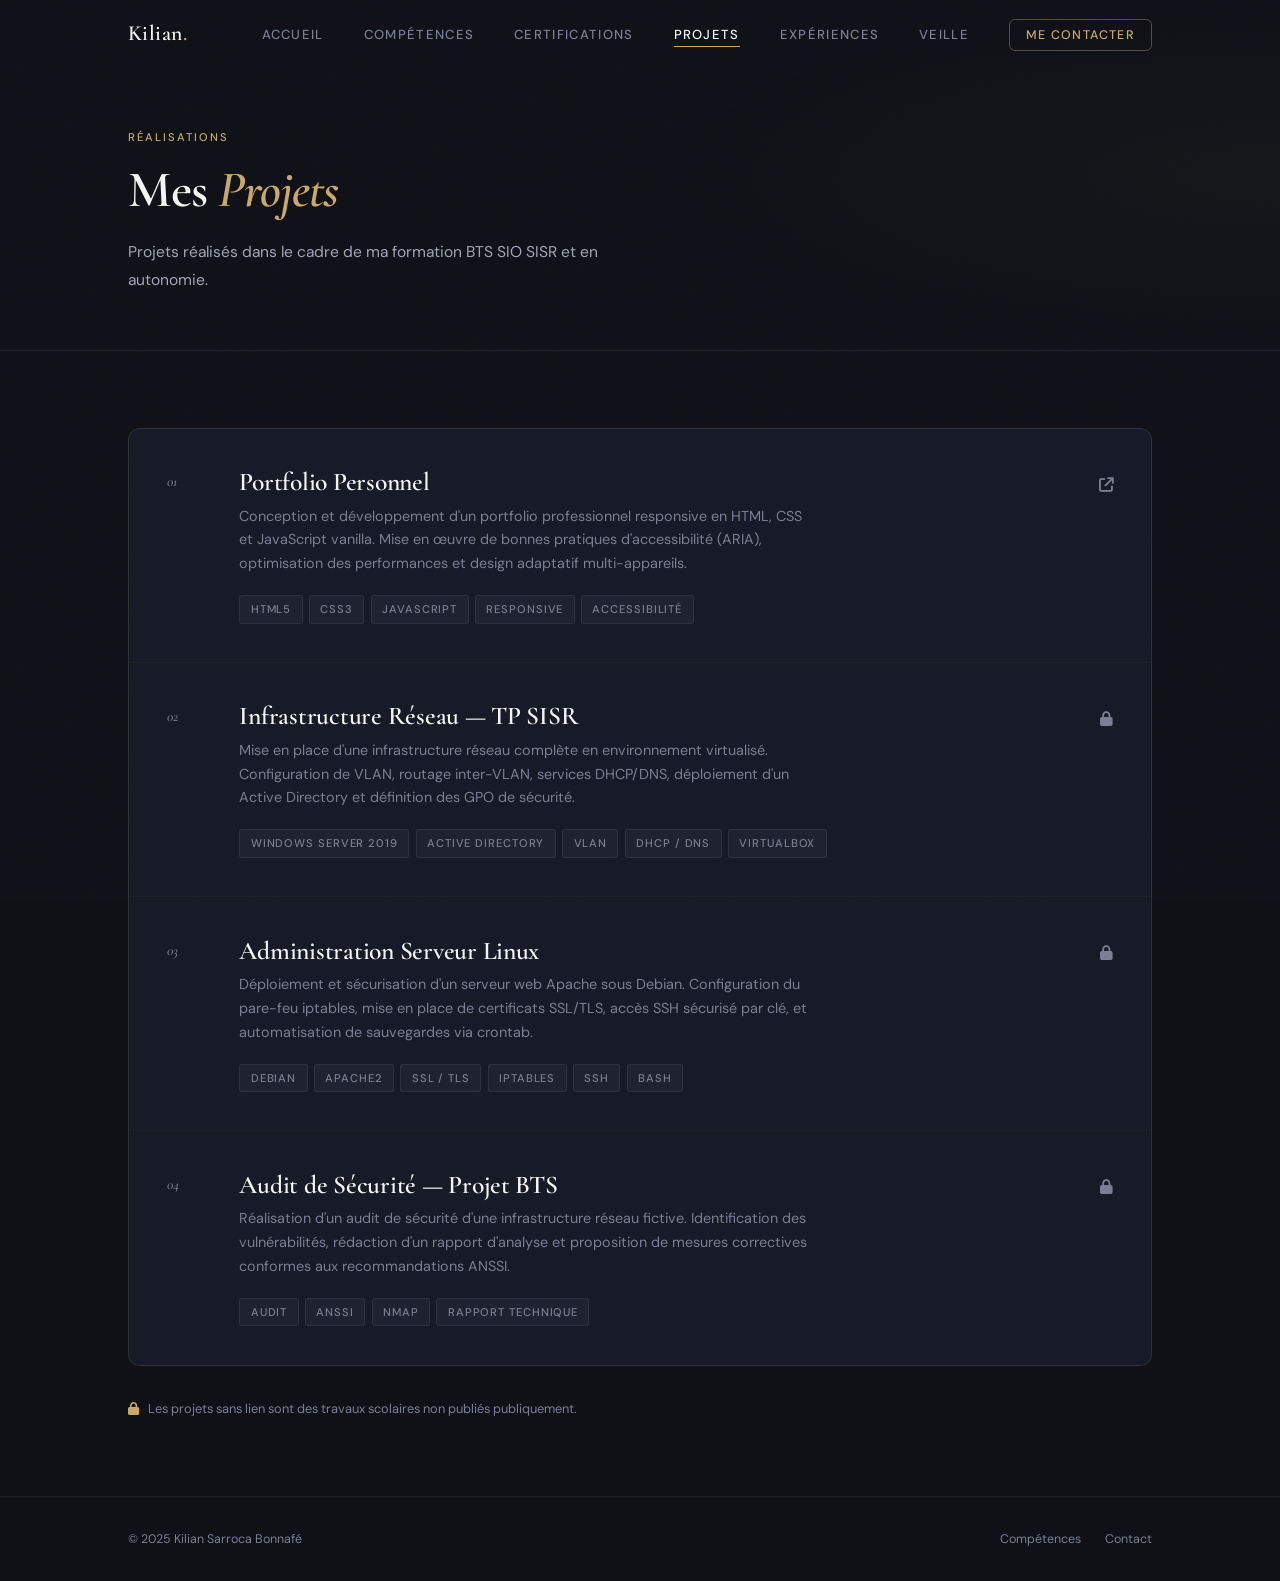
<file: projets.html>
<!DOCTYPE html>
<html lang="fr">
<head>
    <meta charset="UTF-8">
    <meta name="viewport" content="width=device-width, initial-scale=1.0">
    <meta name="description" content="Projets de Kilian Sarroca Bonnafé — Réalisations en systèmes, réseaux et développement.">
    <meta name="theme-color" content="#0f1117">
    <!-- Favicon SVG -->
    <link rel="icon" href="data:image/svg+xml,<svg xmlns='http://www.w3.org/2000/svg' viewBox='0 0 100 100'><rect width='100' height='100' rx='16' fill='%230f1117'/><text y='.9em' font-size='68' x='50%' text-anchor='middle' font-family='Georgia,serif' fill='%23c8a86b'>K</text></svg>">

    <!-- Open Graph -->
    <meta property="og:title"       content="Projets — Kilian Sarroca Bonnafé">
    <meta property="og:description" content="Projets en administration systèmes, réseaux et développement web.">
    <meta property="og:type"        content="website">
    <meta property="og:locale"      content="fr_FR">

    <title>Projets — Kilian Sarroca Bonnafé</title>

    <link rel="preconnect" href="https://fonts.googleapis.com">
    <link rel="preconnect" href="https://fonts.gstatic.com" crossorigin>
    <link href="https://fonts.googleapis.com/css2?family=Cormorant+Garamond:ital,wght@0,400;0,500;0,600;1,400;1,600&family=DM+Sans:wght@300;400;500&display=swap" rel="stylesheet">
    <link rel="stylesheet" href="https://cdnjs.cloudflare.com/ajax/libs/font-awesome/6.4.0/css/all.min.css" crossorigin="anonymous">
    <link rel="stylesheet" href="css/style.css">
</head>
<body>

    <!-- Overlay transition -->
    <div id="page-overlay"></div>
    <!-- Barre de progression -->
    <div id="scroll-progress" aria-hidden="true"></div>


    <nav class="navbar scrolled" role="navigation">
        <div class="nav-container">
            <a href="index.html" class="logo">Kilian<span class="dot">.</span></a>
                                                <ul class="nav-links" id="nav-links">
                <li><a href="index.html">Accueil</a></li>
                <li><a href="competences.html">Compétences</a></li>
                <li><a href="certifications.html">Certifications</a></li>
                <li><a href="projets.html">Projets</a></li>
                <li><a href="experiences.html">Expériences</a></li>
                <li><a href="veille.html">Veille</a></li>
                <li><a href="contact.html" class="nav-cta">Me contacter</a></li>
            </ul>
            <button class="burger" aria-label="Menu" aria-expanded="false" aria-controls="nav-links">
                <span></span><span></span><span></span>
            </button>
        </div>
    </nav>

    <header class="page-header">
        <div class="container">
            <span class="section-label" data-reveal>Réalisations</span>
            <h1 class="section-heading" data-reveal data-delay="1">
                Mes <em>Projets</em>
            </h1>
            <p class="body-text" style="margin-top:1.2rem; max-width:480px;" data-reveal data-delay="2">
                Projets réalisés dans le cadre de ma formation BTS SIO SISR et en autonomie.
            </p>
        </div>
    </header>

    <main class="projects-body">
        <div class="container">

            <div class="project-list" data-reveal>

                <!-- Projet 1 -->
                <article class="project-item">
                    <span class="project-num">01</span>
                    <div class="project-info">
                        <h3>Portfolio Personnel</h3>
                        <p>
                            Conception et développement d'un portfolio professionnel responsive en HTML, CSS et JavaScript vanilla. Mise en œuvre de bonnes pratiques d'accessibilité (ARIA), optimisation des performances et design adaptatif multi-appareils.
                        </p>
                        <div class="project-tags">
                            <span class="project-tag">HTML5</span>
                            <span class="project-tag">CSS3</span>
                            <span class="project-tag">JavaScript</span>
                            <span class="project-tag">Responsive</span>
                            <span class="project-tag">Accessibilité</span>
                        </div>
                    </div>
                    <a href="https://github.com/KilianSarroca" target="_blank" rel="noopener noreferrer" class="project-arrow" aria-label="Voir sur GitHub">
                        <i class="fas fa-arrow-up-right-from-square" aria-hidden="true"></i>
                    </a>
                </article>

                <!-- Projet 2 -->
                <article class="project-item">
                    <span class="project-num">02</span>
                    <div class="project-info">
                        <h3>Infrastructure Réseau — TP SISR</h3>
                        <p>
                            Mise en place d'une infrastructure réseau complète en environnement virtualisé. Configuration de VLAN, routage inter-VLAN, services DHCP/DNS, déploiement d'un Active Directory et définition des GPO de sécurité.
                        </p>
                        <div class="project-tags">
                            <span class="project-tag">Windows Server 2019</span>
                            <span class="project-tag">Active Directory</span>
                            <span class="project-tag">VLAN</span>
                            <span class="project-tag">DHCP / DNS</span>
                            <span class="project-tag">VirtualBox</span>
                        </div>
                    </div>
                    <span class="project-arrow" aria-hidden="true">
                        <i class="fas fa-lock" aria-hidden="true"></i>
                    </span>
                </article>

                <!-- Projet 3 -->
                <article class="project-item">
                    <span class="project-num">03</span>
                    <div class="project-info">
                        <h3>Administration Serveur Linux</h3>
                        <p>
                            Déploiement et sécurisation d'un serveur web Apache sous Debian. Configuration du pare-feu iptables, mise en place de certificats SSL/TLS, accès SSH sécurisé par clé, et automatisation de sauvegardes via crontab.
                        </p>
                        <div class="project-tags">
                            <span class="project-tag">Debian</span>
                            <span class="project-tag">Apache2</span>
                            <span class="project-tag">SSL / TLS</span>
                            <span class="project-tag">iptables</span>
                            <span class="project-tag">SSH</span>
                            <span class="project-tag">Bash</span>
                        </div>
                    </div>
                    <span class="project-arrow" aria-hidden="true">
                        <i class="fas fa-lock" aria-hidden="true"></i>
                    </span>
                </article>

                <!-- Projet 4 -->
                <article class="project-item">
                    <span class="project-num">04</span>
                    <div class="project-info">
                        <h3>Audit de Sécurité — Projet BTS</h3>
                        <p>
                            Réalisation d'un audit de sécurité d'une infrastructure réseau fictive. Identification des vulnérabilités, rédaction d'un rapport d'analyse et proposition de mesures correctives conformes aux recommandations ANSSI.
                        </p>
                        <div class="project-tags">
                            <span class="project-tag">Audit</span>
                            <span class="project-tag">ANSSI</span>
                            <span class="project-tag">Nmap</span>
                            <span class="project-tag">Rapport technique</span>
                        </div>
                    </div>
                    <span class="project-arrow" aria-hidden="true">
                        <i class="fas fa-lock" aria-hidden="true"></i>
                    </span>
                </article>

            </div>

            <p style="margin-top:2rem; font-size:0.8rem; color: var(--muted);" data-reveal>
                <i class="fas fa-lock" style="color:var(--gold); margin-right:0.4rem;" aria-hidden="true"></i>
                Les projets sans lien sont des travaux scolaires non publiés publiquement.
            </p>

        </div>
    </main>

    <footer>
        <div class="container">
            <div class="footer-inner">
                <p class="footer-copy">&copy; 2025 Kilian Sarroca Bonnafé</p>
                <div class="footer-links">
                    <a href="competences.html">Compétences</a>
                    <a href="contact.html">Contact</a>
                </div>
            </div>
        </div>
    </footer>

    <a href="#" class="back-top" aria-label="Retour en haut">
        <i class="fas fa-chevron-up" aria-hidden="true"></i>
    </a>

    <script src="js/content-loader.js"></script>
    <script src="js/tracker.js"></script>
    <script src="js/main.js"></script>
</body>
</html>
</file>
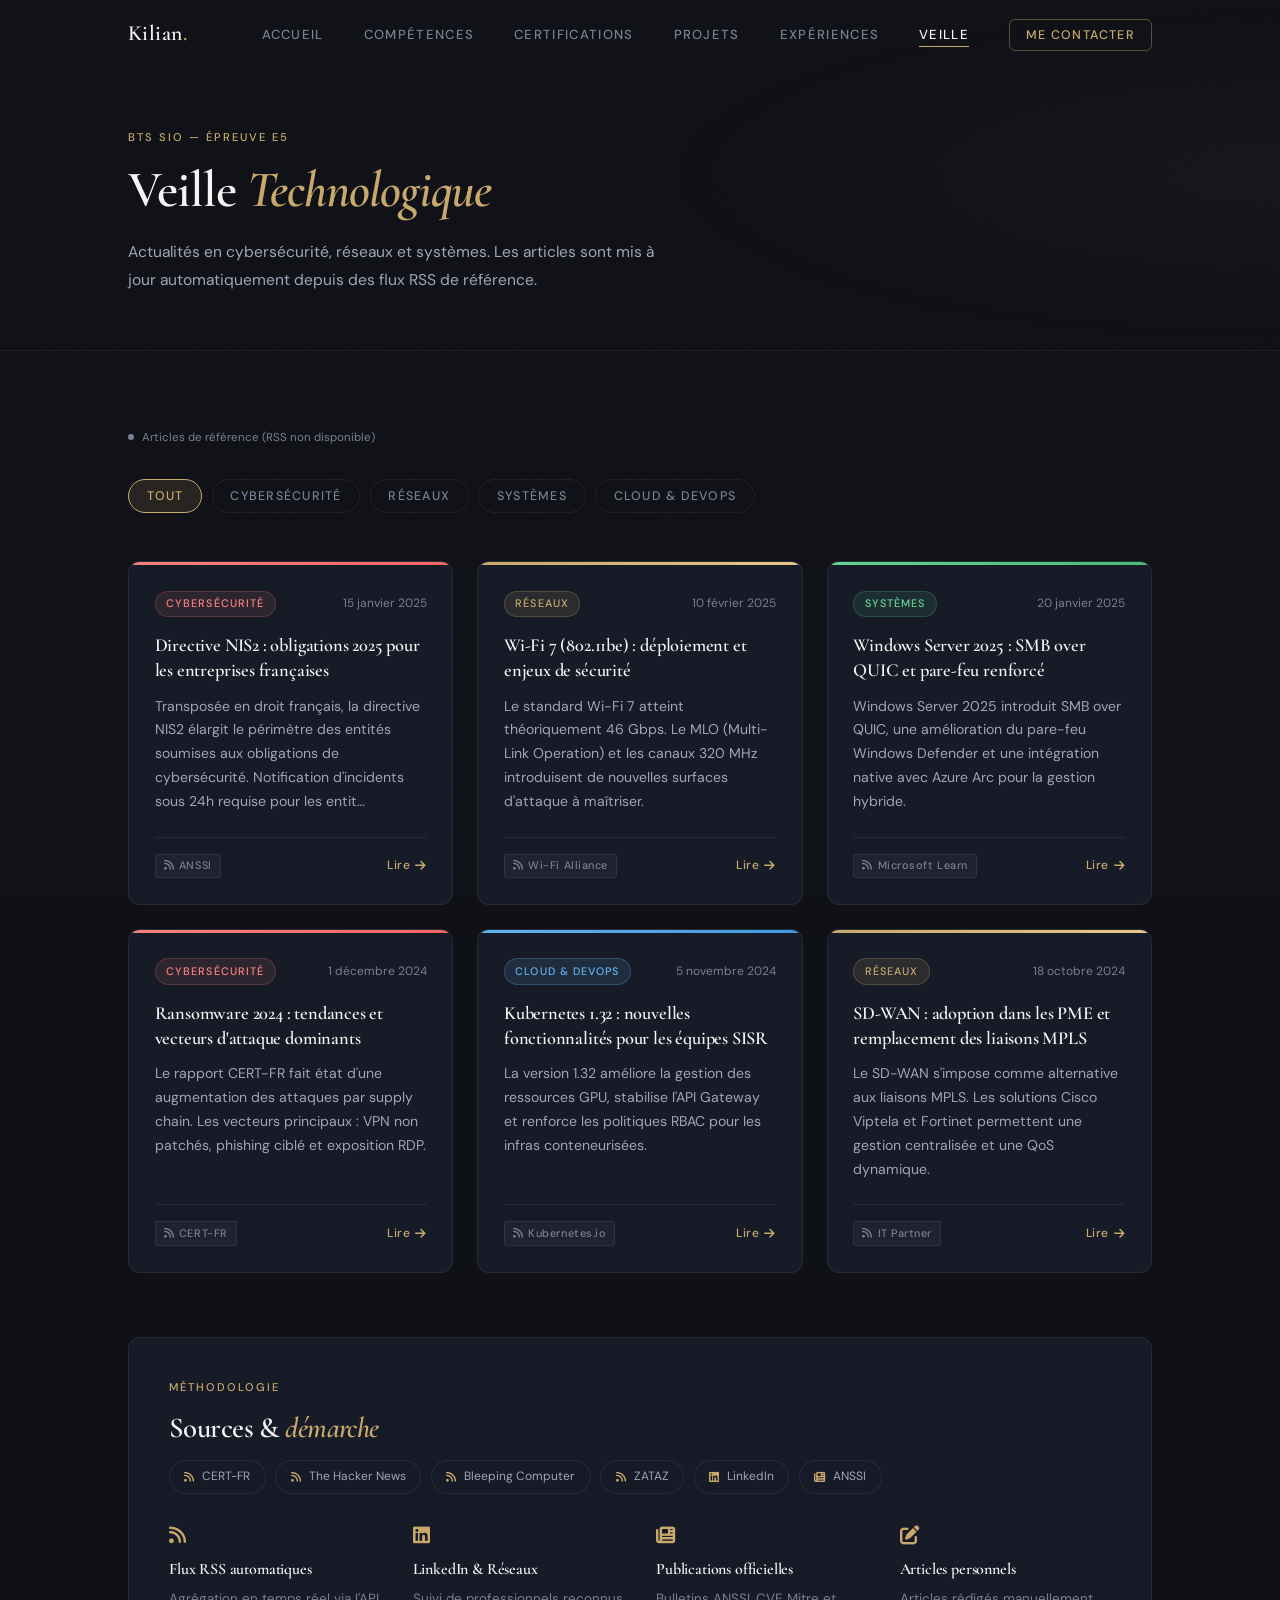
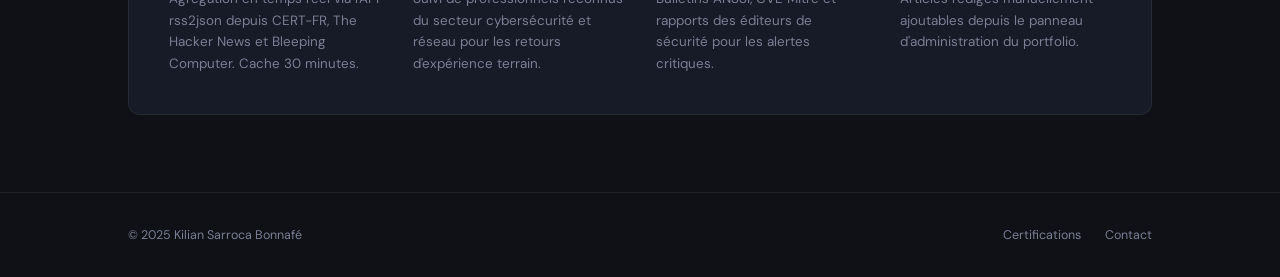
<file: veille.html>
<!DOCTYPE html>
<html lang="fr">
<head>
    <meta charset="UTF-8">
    <meta name="viewport" content="width=device-width, initial-scale=1.0">
    <meta name="description" content="Veille technologique de Kilian Sarroca Bonnafé — Cybersécurité, réseaux, systèmes.">
    <meta name="theme-color" content="#0f1117">
    <meta property="og:title"       content="Veille Technologique — Kilian Sarroca Bonnafé">
    <meta property="og:description" content="Actualités cybersécurité, réseaux et systèmes en temps réel.">
    <meta property="og:type"        content="website">
    <meta property="og:locale"      content="fr_FR">
    <title>Veille Technologique — Kilian Sarroca Bonnafé</title>
    <link rel="icon" href="data:image/svg+xml,<svg xmlns='http://www.w3.org/2000/svg' viewBox='0 0 100 100'><rect width='100' height='100' rx='16' fill='%230f1117'/><text y='.9em' font-size='68' x='50%' text-anchor='middle' font-family='Georgia,serif' fill='%23c8a86b'>K</text></svg>">
    <link rel="preconnect" href="https://fonts.googleapis.com">
    <link rel="preconnect" href="https://fonts.gstatic.com" crossorigin>
    <link href="https://fonts.googleapis.com/css2?family=Cormorant+Garamond:ital,wght@0,400;0,500;0,600;1,400;1,600&family=DM+Sans:wght@300;400;500&display=swap" rel="stylesheet">
    <link rel="stylesheet" href="https://cdnjs.cloudflare.com/ajax/libs/font-awesome/6.4.0/css/all.min.css" crossorigin="anonymous">
    <link rel="stylesheet" href="css/style.css">
    <style>
        /* Loader */
        .rss-loader {
            display: flex;
            align-items: center;
            gap: .8rem;
            color: var(--muted);
            font-size: .85rem;
            padding: 2rem 0;
        }
        .spinner {
            width: 18px; height: 18px;
            border: 2px solid var(--rule);
            border-top-color: var(--gold);
            border-radius: 50%;
            animation: spin .7s linear infinite;
            flex-shrink: 0;
        }
        @keyframes spin { to { transform: rotate(360deg); } }

        /* Barre statut RSS */
        .rss-status-bar {
            display: flex;
            align-items: center;
            gap: .5rem;
            font-size: .72rem;
            color: var(--muted);
            margin-bottom: 2rem;
            flex-wrap: wrap;
        }
        .rss-dot {
            width: 6px; height: 6px; border-radius: 50%;
            background: var(--muted);
        }
        .rss-dot.live { background: #4ade80; box-shadow: 0 0 5px #4ade80; }

        /* Badge source RSS */
        .rss-source-badge {
            display: inline-flex; align-items: center; gap: .3rem;
            font-size: .68rem; font-weight: 500;
            color: var(--muted); letter-spacing: .05em;
            background: rgba(255,255,255,.04);
            border: 1px solid var(--rule);
            padding: .15rem .5rem; border-radius: 3px;
        }

        /* Section sources */
        .sources-list {
            display: flex; flex-wrap: wrap; gap: .6rem; margin-top: 1rem;
        }
        .source-pill {
            display: flex; align-items: center; gap: .5rem;
            background: var(--ink-card); border: 1px solid var(--rule);
            border-radius: 100px; padding: .4rem .9rem;
            font-size: .75rem; color: var(--muted-lt);
            transition: all var(--ease);
        }
        .source-pill i { color: var(--gold); font-size: .7rem; }
        .source-pill:hover { border-color: var(--gold); color: var(--white); }
    </style>
</head>
<body>
    <div id="page-overlay"></div>
    <div id="scroll-progress" aria-hidden="true"></div>

    <nav class="navbar scrolled" role="navigation">
        <div class="nav-container">
            <a href="index.html" class="logo">Kilian<span class="dot">.</span></a>
                        <ul class="nav-links" id="nav-links">
                <li><a href="index.html">Accueil</a></li>
                <li><a href="competences.html">Compétences</a></li>
                <li><a href="certifications.html">Certifications</a></li>
                <li><a href="projets.html">Projets</a></li>
                <li><a href="experiences.html">Expériences</a></li>
                <li><a href="veille.html">Veille</a></li>
                <li><a href="contact.html" class="nav-cta">Me contacter</a></li>
            </ul>
            <button class="burger" aria-label="Menu" aria-expanded="false" aria-controls="nav-links">
                <span></span><span></span><span></span>
            </button>
        </div>
    </nav>

    <header class="page-header">
        <div class="container">
            <span class="section-label" data-reveal>BTS SIO — Épreuve E5</span>
            <h1 class="section-heading" data-reveal data-delay="1">Veille <em>Technologique</em></h1>
            <p class="body-text" style="margin-top:1.2rem;max-width:540px;" data-reveal data-delay="2">
                Actualités en cybersécurité, réseaux et systèmes. Les articles sont mis à jour automatiquement depuis des flux RSS de référence.
            </p>
        </div>
    </header>

    <main class="veille-body">
        <div class="container">

            <!-- Barre de statut RSS -->
            <div class="rss-status-bar" id="rss-status">
                <div class="rss-dot" id="rss-dot"></div>
                <span id="rss-status-text">Chargement des flux RSS…</span>
            </div>

            <!-- Filtres -->
            <div class="veille-filters" data-reveal role="group" aria-label="Filtrer par catégorie">
                <button class="filter-btn active" data-filter="all">Tout</button>
                <button class="filter-btn" data-filter="securite">Cybersécurité</button>
                <button class="filter-btn" data-filter="reseau">Réseaux</button>
                <button class="filter-btn" data-filter="systeme">Systèmes</button>
                <button class="filter-btn" data-filter="cyber">Cloud &amp; DevOps</button>
            </div>

            <!-- Loader -->
            <div class="rss-loader" id="rss-loader">
                <div class="spinner"></div>
                Récupération des flux RSS en cours…
            </div>

            <!-- Grille d'articles (RSS + manuels) -->
            <div class="veille-grid" id="veille-grid"></div>

            <!-- Méthode de veille -->
            <div class="veille-method" data-reveal style="margin-top:4rem;">
                <span class="section-label">Méthodologie</span>
                <h2 class="section-heading" style="font-size:1.8rem;margin-top:.5rem;">Sources &amp; <em>démarche</em></h2>
                <div class="sources-list" style="margin-bottom:2rem;">
                    <span class="source-pill"><i class="fas fa-rss"></i> CERT-FR</span>
                    <span class="source-pill"><i class="fas fa-rss"></i> The Hacker News</span>
                    <span class="source-pill"><i class="fas fa-rss"></i> Bleeping Computer</span>
                    <span class="source-pill"><i class="fas fa-rss"></i> ZATAZ</span>
                    <span class="source-pill"><i class="fab fa-linkedin"></i> LinkedIn</span>
                    <span class="source-pill"><i class="fas fa-newspaper"></i> ANSSI</span>
                </div>
                <div class="veille-method-grid">
                    <div class="veille-method-item" data-reveal data-delay="1">
                        <i class="fas fa-rss"></i>
                        <h4>Flux RSS automatiques</h4>
                        <p>Agrégation en temps réel via l'API rss2json depuis CERT-FR, The Hacker News et Bleeping Computer. Cache 30 minutes.</p>
                    </div>
                    <div class="veille-method-item" data-reveal data-delay="2">
                        <i class="fab fa-linkedin"></i>
                        <h4>LinkedIn &amp; Réseaux</h4>
                        <p>Suivi de professionnels reconnus du secteur cybersécurité et réseau pour les retours d'expérience terrain.</p>
                    </div>
                    <div class="veille-method-item" data-reveal data-delay="3">
                        <i class="fas fa-newspaper"></i>
                        <h4>Publications officielles</h4>
                        <p>Bulletins ANSSI, CVE Mitre et rapports des éditeurs de sécurité pour les alertes critiques.</p>
                    </div>
                    <div class="veille-method-item" data-reveal data-delay="4">
                        <i class="fas fa-edit"></i>
                        <h4>Articles personnels</h4>
                        <p>Articles rédigés manuellement ajoutables depuis le panneau d'administration du portfolio.</p>
                    </div>
                </div>
            </div>

        </div>
    </main>

    <footer>
        <div class="container">
            <div class="footer-inner">
                <p class="footer-copy">&copy; 2025 Kilian Sarroca Bonnafé</p>
                <div class="footer-links">
                    <a href="certifications.html">Certifications</a>
                    <a href="contact.html">Contact</a>
                </div>
            </div>
        </div>
    </footer>

    <a href="#" class="back-top" aria-label="Retour en haut">
        <i class="fas fa-chevron-up" aria-hidden="true"></i>
    </a>

    <script src="js/content-loader.js"></script>
    <script src="js/tracker.js"></script>
    <script src="js/main.js"></script>
    <script>
    (function() {
        'use strict';

        var CACHE_KEY = 'ksb_rss_cache';
        var CACHE_TTL = 30 * 60 * 1000; /* 30 minutes */
        var VEILLE_KEY = 'ksb_admin_veille';

        /* ── Sources RSS (via rss2json proxy CORS-free) ── */
        var FEEDS = [
            {
                name: 'CERT-FR', cat: 'securite',
                url: 'https://www.cert.ssi.gouv.fr/feed/',
                count: 4
            },
            {
                name: 'The Hacker News', cat: 'securite',
                url: 'https://feeds.feedburner.com/TheHackersNews',
                count: 3
            },
            {
                name: 'Bleeping Computer', cat: 'securite',
                url: 'https://www.bleepingcomputer.com/feed/',
                count: 3
            }
        ];

        var CAT_LABELS = { securite: 'Cybersécurité', reseau: 'Réseaux', systeme: 'Systèmes', cyber: 'Cloud & DevOps' };

        function fmtDate(str) {
            if (!str) return '';
            var d = new Date(str);
            if (isNaN(d)) return str;
            return d.toLocaleDateString('fr-FR', { day:'numeric', month:'long', year:'numeric' });
        }

        function strip(html) {
            if (!html) return '';
            return html.replace(/<[^>]+>/g, '').replace(/&[a-z]+;/g, ' ').trim().substring(0, 180);
        }

        /* ── Rendu d'une carte ── */
        function makeCard(article) {
            var card = document.createElement('article');
            card.className = 'veille-card';
            card.setAttribute('data-category', article.cat || 'securite');

            var band = '<div class="veille-card-band ' + (article.cat || 'securite') + '"></div>';
            var catBadge = '<span class="veille-cat-badge ' + (article.cat || 'securite') + '">' + (CAT_LABELS[article.cat] || 'Cybersécurité') + '</span>';
            var sourceBadge = article.source
                ? '<span class="rss-source-badge"><i class="fas fa-rss"></i>' + article.source + '</span>'
                : '';
            var link = article.link
                ? '<a href="' + article.link + '" target="_blank" rel="noopener noreferrer" class="veille-link">Lire <i class="fas fa-arrow-right"></i></a>'
                : '';

            card.innerHTML =
                band +
                '<div class="veille-card-body">' +
                    '<div class="veille-card-meta">' + catBadge + '<span class="veille-date">' + fmtDate(article.date) + '</span></div>' +
                    '<h3>' + (article.title || '—') + '</h3>' +
                    '<p>' + strip(article.summary || article.desc || '') + (article.summary && article.summary.length > 180 ? '…' : '') + '</p>' +
                    '<div class="veille-card-footer">' +
                        '<span class="veille-source">' + sourceBadge + '</span>' +
                        link +
                    '</div>' +
                '</div>';

            return card;
        }

        /* ── Rendu de la grille ── */
        function renderGrid(articles) {
            var grid = document.getElementById('veille-grid');
            grid.innerHTML = '';
            if (!articles.length) {
                grid.innerHTML = '<p style="color:var(--muted-lt);font-size:.9rem;padding:1rem 0">Aucun article disponible pour le moment.</p>';
                return;
            }
            articles.forEach(function(a) {
                var card = makeCard(a);
                card.classList.add('revealed');
                grid.appendChild(card);
            });
        }

        /* ── Fetch RSS via rss2json ── */
        function fetchFeed(feed) {
            var apiUrl = 'https://api.rss2json.com/v1/api.json?rss_url=' +
                encodeURIComponent(feed.url) + '&count=' + feed.count;

            return fetch(apiUrl)
                .then(function(r) { return r.json(); })
                .then(function(data) {
                    if (data.status !== 'ok') return [];
                    return (data.items || []).map(function(item) {
                        return {
                            title:   item.title,
                            summary: item.description || item.content || '',
                            date:    item.pubDate,
                            link:    item.link,
                            cat:     feed.cat,
                            source:  feed.name
                        };
                    });
                })
                .catch(function() { return []; });
        }

        /* ── Articles manuels depuis admin ── */
        function getManualArticles() {
            try {
                return JSON.parse(localStorage.getItem(VEILLE_KEY) || '[]');
            } catch(e) { return []; }
        }

        /* ── Articles de secours (si RSS inaccessible) ── */
        var FALLBACK = [
            { title:'Directive NIS2 : obligations 2025 pour les entreprises françaises',
              summary:'Transposée en droit français, la directive NIS2 élargit le périmètre des entités soumises aux obligations de cybersécurité. Notification d\'incidents sous 24h requise pour les entités critiques.',
              date:'2025-01-15', link:'https://www.anssi.fr', cat:'securite', source:'ANSSI' },
            { title:'Wi-Fi 7 (802.11be) : déploiement et enjeux de sécurité',
              summary:'Le standard Wi-Fi 7 atteint théoriquement 46 Gbps. Le MLO (Multi-Link Operation) et les canaux 320 MHz introduisent de nouvelles surfaces d\'attaque à maîtriser.',
              date:'2025-02-10', link:'https://www.wi-fi.org', cat:'reseau', source:'Wi-Fi Alliance' },
            { title:'Windows Server 2025 : SMB over QUIC et pare-feu renforcé',
              summary:'Windows Server 2025 introduit SMB over QUIC, une amélioration du pare-feu Windows Defender et une intégration native avec Azure Arc pour la gestion hybride.',
              date:'2025-01-20', link:'https://learn.microsoft.com', cat:'systeme', source:'Microsoft Learn' },
            { title:'Ransomware 2024 : tendances et vecteurs d\'attaque dominants',
              summary:'Le rapport CERT-FR fait état d\'une augmentation des attaques par supply chain. Les vecteurs principaux : VPN non patchés, phishing ciblé et exposition RDP.',
              date:'2024-12-01', link:'https://www.cert.ssi.gouv.fr', cat:'securite', source:'CERT-FR' },
            { title:'Kubernetes 1.32 : nouvelles fonctionnalités pour les équipes SISR',
              summary:'La version 1.32 améliore la gestion des ressources GPU, stabilise l\'API Gateway et renforce les politiques RBAC pour les infras conteneurisées.',
              date:'2024-11-05', link:'https://kubernetes.io/blog', cat:'cyber', source:'Kubernetes.io' },
            { title:'SD-WAN : adoption dans les PME et remplacement des liaisons MPLS',
              summary:'Le SD-WAN s\'impose comme alternative aux liaisons MPLS. Les solutions Cisco Viptela et Fortinet permettent une gestion centralisée et une QoS dynamique.',
              date:'2024-10-18', link:'#', cat:'reseau', source:'IT Partner' }
        ];

        /* ── Chargement principal ── */
        function loadAll() {
            var loader     = document.getElementById('rss-loader');
            var dot        = document.getElementById('rss-dot');
            var statusText = document.getElementById('rss-status-text');

            /* Cache valide ? */
            try {
                var cached = JSON.parse(localStorage.getItem(CACHE_KEY) || 'null');
                if (cached && (Date.now() - cached.ts) < CACHE_TTL) {
                    loader.style.display = 'none';
                    dot.classList.add('live');
                    statusText.textContent = 'Flux mis en cache · Dernière MàJ : ' + new Date(cached.ts).toLocaleTimeString('fr-FR');
                    renderGrid(cached.articles);
                    return;
                }
            } catch(e) {}

            /* Fetch tous les feeds en parallèle */
            var fetches = FEEDS.map(fetchFeed);
            Promise.all(fetches)
                .then(function(results) {
                    var allArticles = [];
                    results.forEach(function(items) { allArticles = allArticles.concat(items); });

                    /* Ajoute articles manuels admin en tête */
                    var manual = getManualArticles();
                    allArticles = manual.concat(allArticles);

                    /* Tri par date décroissante */
                    allArticles.sort(function(a, b) {
                        return new Date(b.date || 0) - new Date(a.date || 0);
                    });

                    if (!allArticles.length) {
                        allArticles = getManualArticles().length ? getManualArticles() : FALLBACK;
                        statusText.textContent = 'Articles de référence (RSS non disponible)';
                    } else {
                        /* Cache */
                        try {
                            localStorage.setItem(CACHE_KEY, JSON.stringify({ ts: Date.now(), articles: allArticles }));
                        } catch(e) {}
                        dot.classList.add('live');
                        statusText.textContent = allArticles.length + ' articles · Mis à jour le ' + new Date().toLocaleString('fr-FR', {day:'numeric',month:'long',hour:'2-digit',minute:'2-digit'});
                    }

                    loader.style.display = 'none';
                    renderGrid(allArticles);
                })
                .catch(function() {
                    loader.style.display = 'none';
                    statusText.textContent = 'RSS inaccessible — articles de référence affichés';
                    renderGrid(getManualArticles().length ? getManualArticles() : FALLBACK);
                });
        }

        /* Lance au chargement */
        if (document.readyState === 'loading') {
            document.addEventListener('DOMContentLoaded', loadAll);
        } else {
            loadAll();
        }

    }());
    </script>
</body>
</html>
</file>
<file: css/style.css>
/* ============================================================
   KILIAN SARROCA BONNAFÉ — Portfolio Professionnel
   Design : Éditorial raffiné — sombre, sobre, élégant
   Polices : Cormorant Garamond (titres) + DM Sans (corps)
   ============================================================ */

/* === RESET === */
*, *::before, *::after {
    margin: 0;
    padding: 0;
    box-sizing: border-box;
}

/* === VARIABLES === */
:root {
    /* Couleurs */
    --ink:        #0f1117;
    --ink-soft:   #1c2030;
    --ink-card:   #161b27;
    --rule:       rgba(255,255,255,0.07);
    --rule-hover: rgba(255,255,255,0.14);
    --white:      #f4f4f2;
    --muted:      #7a7f94;
    --muted-lt:   #a0a5b8;
    --gold:       #c8a86b;
    --gold-pale:  rgba(200,168,107,0.12);
    --gold-glow:  rgba(200,168,107,0.25);

    /* Typographie */
    --font-display: 'Cormorant Garamond', Georgia, 'Times New Roman', serif;
    --font-body:    'DM Sans', 'Helvetica Neue', Arial, sans-serif;

    /* Espace & Rayon */
    --gap:     clamp(1.5rem, 3vw, 2.5rem);
    --r:       6px;
    --r-lg:    12px;

    /* Transition */
    --ease:    0.28s cubic-bezier(0.4, 0, 0.2, 1);
}

/* === BASE === */
html {
    scroll-behavior: smooth;
    -webkit-text-size-adjust: 100%;
    text-size-adjust: 100%;
    font-size: 16px;
}

body {
    font-family: var(--font-body);
    font-weight: 400;
    line-height: 1.65;
    color: var(--white);
    background-color: var(--ink);
    overflow-x: hidden;
    -webkit-font-smoothing: antialiased;
    -moz-osx-font-smoothing: grayscale;
}

/* Grain de fond subtil */
body::before {
    content: '';
    position: fixed;
    inset: 0;
    background-image: url("data:image/svg+xml,%3Csvg xmlns='http://www.w3.org/2000/svg' width='300' height='300'%3E%3Cfilter id='n'%3E%3CfeTurbulence type='fractalNoise' baseFrequency='0.75' numOctaves='4' stitchTiles='stitch'/%3E%3C/filter%3E%3Crect width='300' height='300' filter='url(%23n)' opacity='0.04'/%3E%3C/svg%3E");
    pointer-events: none;
    z-index: 0;
    opacity: 0.5;
}

img { max-width: 100%; height: auto; display: block; }
a   { color: inherit; text-decoration: none; }
ul  { list-style: none; }

.container {
    max-width: 1120px;
    margin: 0 auto;
    padding: 0 clamp(1.25rem, 4vw, 3rem);
    width: 100%;
    position: relative;
    z-index: 1;
}

/* Focus accessible */
:focus-visible {
    outline: 2px solid var(--gold);
    outline-offset: 4px;
    border-radius: var(--r);
}

/* ============================================================
   TYPOGRAPHIE
   ============================================================ */
h1, h2, h3, h4 {
    font-family: var(--font-display);
    font-weight: 600;
    line-height: 1.15;
    letter-spacing: -0.01em;
}

.display-name {
    font-family: var(--font-display);
    font-size: clamp(3rem, 8vw, 6.5rem);
    font-weight: 600;
    line-height: 1;
    letter-spacing: -0.03em;
    color: var(--white);
}

.display-name em {
    font-style: italic;
    color: var(--gold);
}

.section-label {
    font-family: var(--font-body);
    font-size: 0.7rem;
    font-weight: 500;
    letter-spacing: 0.18em;
    text-transform: uppercase;
    color: var(--gold);
    display: block;
    margin-bottom: 1rem;
}

.section-heading {
    font-family: var(--font-display);
    font-size: clamp(2rem, 5vw, 3.2rem);
    font-weight: 600;
    color: var(--white);
    line-height: 1.1;
    letter-spacing: -0.02em;
}

.section-heading em {
    font-style: italic;
    color: var(--gold);
}

.body-text {
    font-size: 0.975rem;
    color: var(--muted-lt);
    line-height: 1.8;
}

/* ============================================================
   NAVIGATION
   ============================================================ */
.navbar {
    position: fixed;
    top: 0;
    left: 0;
    width: 100%;
    z-index: 1000;
    transition: background var(--ease), border-color var(--ease);
}

.navbar.scrolled {
    background: rgba(15, 17, 23, 0.92);
    -webkit-backdrop-filter: blur(20px);
    backdrop-filter: blur(20px);
    border-bottom: 1px solid var(--rule);
}

.nav-container {
    max-width: 1120px;
    margin: 0 auto;
    padding: 0 clamp(1.25rem, 4vw, 3rem);
    height: 68px;
    display: flex;
    align-items: center;
    justify-content: space-between;
}

/* Logo */
.logo {
    font-family: var(--font-display);
    font-size: 1.35rem;
    font-weight: 600;
    color: var(--white);
    letter-spacing: 0.02em;
    transition: color var(--ease);
}

.logo .dot {
    color: var(--gold);
}

.logo:hover { color: var(--gold); }

/* Liens nav */
.nav-links {
    display: flex;
    gap: 2.5rem;
    align-items: center;
}

.nav-links a {
    font-size: 0.82rem;
    font-weight: 500;
    letter-spacing: 0.1em;
    text-transform: uppercase;
    color: var(--muted);
    transition: color var(--ease);
    position: relative;
}

.nav-links a::after {
    content: '';
    position: absolute;
    bottom: -4px;
    left: 0;
    width: 0;
    height: 1px;
    background: var(--gold);
    transition: width var(--ease);
}

.nav-links a:hover,
.nav-links a.active {
    color: var(--white);
}

.nav-links a:hover::after,
.nav-links a.active::after {
    width: 100%;
}

/* CTA nav */
.nav-cta {
    font-size: 0.78rem !important;
    font-weight: 500;
    letter-spacing: 0.1em;
    text-transform: uppercase;
    color: var(--gold) !important;
    border: 1px solid rgba(200,168,107,0.4);
    padding: 0.45rem 1rem;
    border-radius: var(--r);
    transition: all var(--ease) !important;
}

.nav-cta::after { display: none !important; }

.nav-cta:hover {
    background: var(--gold-pale);
    border-color: var(--gold) !important;
    color: var(--gold) !important;
}

/* Burger */
.burger {
    display: none;
    flex-direction: column;
    gap: 4px;
    background: none;
    border: none;
    cursor: pointer;
    padding: 6px;
}

.burger span {
    display: block;
    width: 22px;
    height: 1.5px;
    background: var(--white);
    border-radius: 1px;
    transition: all var(--ease);
    transform-origin: center;
}

.burger.open span:nth-child(1) { transform: translateY(5.5px) rotate(45deg); }
.burger.open span:nth-child(2) { opacity: 0; transform: scaleX(0); }
.burger.open span:nth-child(3) { transform: translateY(-5.5px) rotate(-45deg); }

/* ============================================================
   BOUTONS
   ============================================================ */
.btn {
    display: inline-flex;
    align-items: center;
    gap: 0.5rem;
    font-family: var(--font-body);
    font-size: 0.8rem;
    font-weight: 500;
    letter-spacing: 0.1em;
    text-transform: uppercase;
    padding: 0.75rem 1.6rem;
    border-radius: var(--r);
    border: none;
    cursor: pointer;
    transition: all var(--ease);
    text-decoration: none;
    white-space: nowrap;
    position: relative;
    overflow: hidden;
}

.btn-gold {
    background: var(--gold);
    color: var(--ink);
    font-weight: 600;
}

.btn-gold:hover {
    background: #d9b87a;
    transform: translateY(-1px);
    box-shadow: 0 8px 24px var(--gold-glow);
    color: var(--ink);
}

.btn-outline {
    background: transparent;
    color: var(--white);
    border: 1px solid var(--rule-hover);
}

.btn-outline:hover {
    border-color: var(--gold);
    color: var(--gold);
    background: var(--gold-pale);
    transform: translateY(-1px);
}

.btn-ghost {
    background: transparent;
    color: var(--muted);
    border: 1px solid var(--rule);
    font-size: 0.78rem;
}

.btn-ghost:hover {
    color: var(--white);
    border-color: var(--rule-hover);
    background: rgba(255,255,255,0.04);
}

/* ============================================================
   SCROLL REVEAL
   ============================================================ */
[data-reveal] {
    opacity: 0;
    transform: translateY(20px);
    transition: opacity 0.7s cubic-bezier(0.4,0,0.2,1),
                transform 0.7s cubic-bezier(0.4,0,0.2,1);
}

[data-reveal].revealed { opacity: 1; transform: none; }

[data-delay="1"] { transition-delay: 0.08s; }
[data-delay="2"] { transition-delay: 0.16s; }
[data-delay="3"] { transition-delay: 0.24s; }
[data-delay="4"] { transition-delay: 0.32s; }
[data-delay="5"] { transition-delay: 0.40s; }

/* ============================================================
   PAGE ACCUEIL — HERO
   ============================================================ */
.hero {
    min-height: 100vh;
    display: flex;
    flex-direction: column;
    justify-content: flex-end;
    padding: 0 0 5rem;
    position: relative;
    overflow: hidden;
}

/* Dégradé radial subtil */
.hero::before {
    content: '';
    position: absolute;
    top: -10%;
    right: -5%;
    width: 60vw;
    height: 60vw;
    max-width: 800px;
    max-height: 800px;
    background: radial-gradient(circle, rgba(200,168,107,0.06) 0%, transparent 65%);
    pointer-events: none;
    z-index: 0;
}

.hero-grid {
    display: grid;
    grid-template-columns: 1fr auto;
    gap: var(--gap);
    align-items: flex-end;
}

.hero-left {
    position: relative;
    z-index: 1;
}

.hero-eyebrow {
    font-size: 0.72rem;
    font-weight: 500;
    letter-spacing: 0.2em;
    text-transform: uppercase;
    color: var(--muted);
    margin-bottom: 1.5rem;
    display: flex;
    align-items: center;
    gap: 0.75rem;
}

.hero-eyebrow::before {
    content: '';
    display: inline-block;
    width: 28px;
    height: 1px;
    background: var(--gold);
}

.hero-title {
    margin-bottom: 2rem;
}

.hero-subtitle {
    font-size: clamp(0.9rem, 1.8vw, 1.05rem);
    color: var(--muted-lt);
    line-height: 1.75;
    max-width: 480px;
    margin-bottom: 3rem;
}

.hero-actions {
    display: flex;
    gap: 1rem;
    flex-wrap: wrap;
    align-items: center;
    margin-bottom: 3rem;
}

.hero-socials {
    display: flex;
    align-items: center;
    gap: 1.4rem;
}

.hero-socials a {
    color: var(--muted);
    font-size: 1rem;
    transition: color var(--ease), transform var(--ease);
    display: flex;
    align-items: center;
}

.hero-socials a:hover {
    color: var(--gold);
    transform: translateY(-2px);
}

/* Photo */
.hero-right {
    position: relative;
    z-index: 1;
    align-self: flex-end;
}

.hero-photo-wrap {
    position: relative;
    width: clamp(200px, 22vw, 300px);
}

.hero-photo-wrap::before {
    content: '';
    position: absolute;
    inset: -1px;
    border-radius: var(--r-lg);
    background: linear-gradient(145deg, rgba(200,168,107,0.3), transparent 50%);
    z-index: -1;
}

.hero-photo {
    width: 100%;
    aspect-ratio: 3/4;
    object-fit: cover;
    object-position: center top;
    border-radius: var(--r-lg);
    filter: grayscale(20%);
    display: block;
}

/* Ligne de séparation hero */
.hero-divider {
    width: 100%;
    height: 1px;
    background: var(--rule);
    margin: 4rem 0 0;
    position: relative;
    z-index: 1;
}

/* Stats rapides */
.hero-stats {
    display: grid;
    grid-template-columns: repeat(3, auto);
    justify-content: start;
    gap: 3rem;
    padding-top: 2.5rem;
    position: relative;
    z-index: 1;
}

.stat-num {
    font-family: var(--font-display);
    font-size: clamp(2rem, 4vw, 3rem);
    font-weight: 600;
    color: var(--white);
    line-height: 1;
    margin-bottom: 0.3rem;
}

.stat-num span {
    color: var(--gold);
}

.stat-label {
    font-size: 0.72rem;
    font-weight: 500;
    letter-spacing: 0.12em;
    text-transform: uppercase;
    color: var(--muted);
}

/* ============================================================
   SECTION À PROPOS (index)
   ============================================================ */
.about-section {
    padding: clamp(4rem, 8vw, 7rem) 0;
    border-top: 1px solid var(--rule);
}

.about-layout {
    display: grid;
    grid-template-columns: 1fr 1.6fr;
    gap: 5rem;
    align-items: start;
}

.about-sticky {
    position: sticky;
    top: 100px;
}

.about-body p {
    font-size: 1.05rem;
    color: var(--muted-lt);
    line-height: 1.85;
    margin-bottom: 1.6rem;
}

.about-body p:last-child { margin-bottom: 0; }

.detail-list {
    display: grid;
    grid-template-columns: 1fr 1fr;
    gap: 1px;
    background: var(--rule);
    border: 1px solid var(--rule);
    border-radius: var(--r-lg);
    overflow: hidden;
    margin-top: 2.5rem;
}

.detail-item {
    background: var(--ink-card);
    padding: 1.4rem 1.6rem;
    transition: background var(--ease);
}

.detail-item:hover { background: var(--ink-soft); }

.detail-item .detail-label {
    font-size: 0.68rem;
    font-weight: 500;
    letter-spacing: 0.16em;
    text-transform: uppercase;
    color: var(--gold);
    margin-bottom: 0.4rem;
}

.detail-item .detail-value {
    font-size: 0.9rem;
    color: var(--white);
    font-weight: 500;
}

/* ============================================================
   PAGE HERO (sous-pages)
   ============================================================ */
.page-header {
    padding: 8rem 0 3.5rem;
    border-bottom: 1px solid var(--rule);
    position: relative;
}

.page-header::before {
    content: '';
    position: absolute;
    top: 0; right: 0;
    width: 50%;
    height: 100%;
    background: radial-gradient(ellipse at right center, rgba(200,168,107,0.04), transparent 70%);
    pointer-events: none;
}

/* ============================================================
   PAGE COMPÉTENCES
   ============================================================ */
.skills-body {
    padding: clamp(3rem, 6vw, 5rem) 0;
}

.skills-category-block {
    margin-bottom: clamp(3rem, 6vw, 5rem);
}

.skills-category-block:last-child { margin-bottom: 0; }

.skills-category-title {
    font-family: var(--font-display);
    font-size: 1.6rem;
    font-weight: 500;
    color: var(--white);
    margin-bottom: 2rem;
    padding-bottom: 1rem;
    border-bottom: 1px solid var(--rule);
    display: flex;
    align-items: center;
    gap: 0.8rem;
}

.skills-category-title i {
    color: var(--gold);
    font-size: 1rem;
}

.skills-table {
    display: grid;
    grid-template-columns: repeat(auto-fill, minmax(280px, 1fr));
    gap: 1px;
    background: var(--rule);
    border: 1px solid var(--rule);
    border-radius: var(--r-lg);
    overflow: hidden;
}

.skill-row {
    background: var(--ink-card);
    padding: 1.1rem 1.6rem;
    display: flex;
    align-items: center;
    gap: 0.8rem;
    transition: background var(--ease);
}

.skill-row:hover { background: var(--ink-soft); }

/* .skill-header removed */

.skill-name {
    font-size: 0.9rem;
    font-weight: 500;
    color: var(--white);
    display: flex;
    align-items: center;
    gap: 0.6rem;
}

.skill-name i {
    color: var(--gold);
    font-size: 0.85rem;
    width: 1rem;
    text-align: center;
}

.skill-pct {
    font-family: var(--font-display);
    font-size: 1rem;
    font-weight: 600;
    color: var(--gold);
}

.skill-bar {
    height: 2px;
    background: var(--rule);
    border-radius: 1px;
    overflow: hidden;
}

.skill-fill {
    height: 100%;
    background: linear-gradient(90deg, var(--gold), #e8c88a);
    border-radius: 1px;
    width: 0;
    transition: width 1.4s cubic-bezier(0.25, 0.46, 0.45, 0.94);
}

/* Soft skills en badges */
.soft-skills-grid {
    display: flex;
    flex-wrap: wrap;
    gap: 0.75rem;
}

.soft-badge {
    display: flex;
    align-items: center;
    gap: 0.5rem;
    padding: 0.6rem 1.1rem;
    background: var(--ink-card);
    border: 1px solid var(--rule);
    border-radius: 100px;
    font-size: 0.85rem;
    color: var(--muted-lt);
    transition: all var(--ease);
}

.soft-badge i {
    color: var(--gold);
    font-size: 0.8rem;
}

.soft-badge:hover {
    border-color: var(--gold);
    color: var(--white);
    background: var(--gold-pale);
}

/* ============================================================
   PAGE PROJETS
   ============================================================ */
.projects-body {
    padding: clamp(3rem, 6vw, 5rem) 0;
}

.project-list {
    display: grid;
    gap: 1px;
    background: var(--rule);
    border: 1px solid var(--rule);
    border-radius: var(--r-lg);
    overflow: hidden;
}

.project-item {
    background: var(--ink-card);
    padding: clamp(1.5rem, 3vw, 2.5rem);
    display: grid;
    grid-template-columns: auto 1fr auto;
    gap: 2rem;
    align-items: start;
    transition: background var(--ease);
    text-decoration: none;
    position: relative;
}

.project-item::after {
    content: '';
    position: absolute;
    left: 0; top: 0; bottom: 0;
    width: 2px;
    background: var(--gold);
    transform: scaleY(0);
    transform-origin: top;
    transition: transform var(--ease);
}

.project-item:hover { background: var(--ink-soft); }
.project-item:hover::after { transform: scaleY(1); }

.project-num {
    font-family: var(--font-display);
    font-size: 0.9rem;
    font-weight: 500;
    color: var(--muted);
    padding-top: 0.2rem;
    min-width: 2.5rem;
    font-style: italic;
}

.project-info h3 {
    font-family: var(--font-display);
    font-size: clamp(1.2rem, 2.5vw, 1.6rem);
    font-weight: 600;
    color: var(--white);
    margin-bottom: 0.5rem;
    transition: color var(--ease);
}

.project-item:hover .project-info h3 { color: var(--gold); }

.project-info p {
    font-size: 0.9rem;
    color: var(--muted);
    line-height: 1.65;
    max-width: 580px;
    margin-bottom: 1.2rem;
}

.project-tags {
    display: flex;
    flex-wrap: wrap;
    gap: 0.4rem;
}

.project-tag {
    font-size: 0.7rem;
    font-weight: 500;
    letter-spacing: 0.08em;
    text-transform: uppercase;
    color: var(--muted);
    background: rgba(255,255,255,0.04);
    border: 1px solid var(--rule);
    padding: 0.25rem 0.65rem;
    border-radius: 3px;
}

.project-arrow {
    color: var(--muted);
    font-size: 0.9rem;
    transition: all var(--ease);
    padding-top: 0.4rem;
}

.project-item:hover .project-arrow {
    color: var(--gold);
    transform: translate(3px, -3px);
}

/* ============================================================
   PAGE CONTACT
   ============================================================ */
.contact-body {
    padding: clamp(3rem, 6vw, 5rem) 0;
}

.contact-layout {
    display: grid;
    grid-template-columns: 1fr 1.5fr;
    gap: 5rem;
    align-items: start;
}

.contact-sidebar-sticky {
    position: sticky;
    top: 100px;
}

.contact-sidebar p {
    font-size: 1rem;
    color: var(--muted-lt);
    line-height: 1.8;
    margin-bottom: 2.5rem;
}

.contact-links {
    display: flex;
    flex-direction: column;
    gap: 1px;
    background: var(--rule);
    border: 1px solid var(--rule);
    border-radius: var(--r-lg);
    overflow: hidden;
    margin-bottom: 2rem;
}

.contact-link-item {
    display: flex;
    align-items: center;
    gap: 1rem;
    padding: 1.1rem 1.4rem;
    background: var(--ink-card);
    color: var(--muted-lt);
    text-decoration: none;
    transition: all var(--ease);
    font-size: 0.9rem;
}

.contact-link-item i {
    color: var(--gold);
    font-size: 0.9rem;
    width: 1.2rem;
    text-align: center;
    flex-shrink: 0;
}

.contact-link-item span {
    flex: 1;
}

.contact-link-item .link-arrow {
    color: var(--muted);
    font-size: 0.7rem;
    transition: all var(--ease);
}

.contact-link-item:hover {
    background: var(--ink-soft);
    color: var(--white);
}

.contact-link-item:hover .link-arrow {
    color: var(--gold);
    transform: translate(2px, -2px);
}

/* Formulaire */
.contact-form {
    display: flex;
    flex-direction: column;
    gap: 1.2rem;
}

.form-row {
    display: grid;
    grid-template-columns: 1fr 1fr;
    gap: 1.2rem;
}

.form-group {
    display: flex;
    flex-direction: column;
    gap: 0.45rem;
}

.form-group label {
    font-size: 0.72rem;
    font-weight: 500;
    letter-spacing: 0.12em;
    text-transform: uppercase;
    color: var(--muted);
}

.form-group input,
.form-group textarea {
    background: var(--ink-card);
    border: 1px solid var(--rule);
    border-radius: var(--r);
    padding: 0.85rem 1rem;
    color: var(--white);
    font-family: var(--font-body);
    font-size: 0.95rem;
    transition: all var(--ease);
    -webkit-appearance: none;
    appearance: none;
}

.form-group textarea {
    resize: vertical;
    min-height: 140px;
}

.form-group input::placeholder,
.form-group textarea::placeholder {
    color: var(--muted);
    opacity: 0.55;
}

.form-group input:focus,
.form-group textarea:focus {
    outline: none;
    border-color: rgba(200,168,107,0.5);
    background: var(--ink-soft);
    box-shadow: 0 0 0 3px var(--gold-pale);
}

.form-note {
    font-size: 0.78rem;
    color: var(--muted);
    margin-top: 0.5rem;
}

.form-success {
    display: none;
    text-align: center;
    padding: 3rem 2rem;
    border: 1px solid rgba(200,168,107,0.3);
    border-radius: var(--r-lg);
    background: var(--gold-pale);
}

.form-success i {
    font-size: 2rem;
    color: var(--gold);
    margin-bottom: 1rem;
    display: block;
}

.form-success p {
    color: var(--muted-lt);
    font-size: 0.95rem;
    line-height: 1.7;
}

/* ============================================================
   FOOTER
   ============================================================ */
footer {
    border-top: 1px solid var(--rule);
    padding: 2rem 0;
    margin-top: auto;
}

.footer-inner {
    display: flex;
    align-items: center;
    justify-content: space-between;
    gap: 1.5rem;
    flex-wrap: wrap;
}

.footer-copy {
    font-size: 0.78rem;
    color: var(--muted);
}

.footer-links {
    display: flex;
    gap: 1.5rem;
}

.footer-links a {
    font-size: 0.78rem;
    color: var(--muted);
    transition: color var(--ease);
}

.footer-links a:hover { color: var(--gold); }

/* ============================================================
   BACK TO TOP
   ============================================================ */
.back-top {
    position: fixed;
    bottom: 2rem;
    right: 2rem;
    width: 40px;
    height: 40px;
    border-radius: 50%;
    background: var(--ink-card);
    border: 1px solid var(--rule);
    color: var(--muted);
    font-size: 0.75rem;
    display: flex;
    align-items: center;
    justify-content: center;
    opacity: 0;
    transform: translateY(8px);
    transition: all var(--ease);
    z-index: 500;
    text-decoration: none;
}

.back-top.visible {
    opacity: 1;
    transform: none;
}

.back-top:hover {
    background: var(--gold);
    border-color: var(--gold);
    color: var(--ink);
}

/* ============================================================
   SCROLLBAR
   ============================================================ */
::-webkit-scrollbar { width: 6px; }
::-webkit-scrollbar-track { background: var(--ink); }
::-webkit-scrollbar-thumb { background: rgba(200,168,107,0.3); border-radius: 3px; }
::-webkit-scrollbar-thumb:hover { background: var(--gold); }

/* ============================================================
   RESPONSIVE
   ============================================================ */
@media (max-width: 1024px) {
    .about-layout { grid-template-columns: 1fr; gap: 3rem; }
    .about-sticky { position: static; }
    .contact-layout { grid-template-columns: 1fr; gap: 3rem; }
    .contact-sidebar-sticky { position: static; }
    .hero-grid { grid-template-columns: 1fr; }
    .hero-right { display: none; }
    .hero { justify-content: center; padding: 8rem 0 4rem; }
    .hero-stats { grid-template-columns: repeat(3, 1fr); justify-content: stretch; }
}

@media (max-width: 768px) {
    .nav-links {
        position: fixed;
        top: 68px; left: 0;
        width: 100%;
        flex-direction: column;
        align-items: flex-start;
        gap: 0;
        background: rgba(15, 17, 23, 0.98);
        -webkit-backdrop-filter: blur(20px);
        backdrop-filter: blur(20px);
        border-bottom: 1px solid var(--rule);
        padding: 1.5rem clamp(1.25rem, 4vw, 3rem) 2rem;
        transform: translateY(-110%);
        opacity: 0;
        pointer-events: none;
        transition: all var(--ease);
        z-index: 999;
    }

    .nav-links.open {
        transform: none;
        opacity: 1;
        pointer-events: all;
    }

    .nav-links li { width: 100%; }

    .nav-links a {
        display: block;
        padding: 0.85rem 0;
        font-size: 1rem;
        border-bottom: 1px solid var(--rule);
    }

    .nav-links li:last-child a { border: none; }
    .nav-cta { border: none !important; padding: 0.85rem 0 !important; }

    .burger { display: flex; }

    .hero-stats {
        grid-template-columns: repeat(3, 1fr);
        gap: 1.5rem;
    }

    .detail-list { grid-template-columns: 1fr; }

    .form-row { grid-template-columns: 1fr; }

    .project-item { grid-template-columns: 1fr; }
    .project-num { display: none; }
    .project-arrow { position: absolute; top: 1.5rem; right: 1.5rem; }

    .footer-inner { flex-direction: column; align-items: flex-start; }

    .hero-stats { grid-template-columns: repeat(2, 1fr); }
    .hero-stats .stat-item:last-child { grid-column: 1 / -1; }
}

@media (max-width: 480px) {
    .hero-actions .btn { width: 100%; justify-content: center; }
    .hero-actions { flex-direction: column; }
    .skills-table { grid-template-columns: 1fr; }
}

@media print {
    .navbar, .burger, .back-top, body::before { display: none !important; }
    body { background: #fff; color: #000; }
    * { color: #000 !important; }
}

/* ============================================================
   NOUVEAUX COMPOSANTS — v2
   ============================================================ */

/* ── Transition de page ── */
#page-overlay {
    position: fixed;
    inset: 0;
    background: var(--ink);
    z-index: 9998;
    pointer-events: none;
    opacity: 1;
    transition: opacity 0.35s cubic-bezier(0.4,0,0.2,1);
}

#page-overlay.out { opacity: 0; }

/* ── Barre de progression scroll ── */
#scroll-progress {
    position: fixed;
    top: 0;
    left: 0;
    width: 100%;
    height: 2px;
    background: var(--gold);
    transform: scaleX(0);
    transform-origin: left;
    z-index: 2000;
    pointer-events: none;
    box-shadow: 0 0 6px var(--gold-glow);
}

/* ── Favicon SVG inline (injection par JS si besoin) ── */

/* ============================================================
   PAGE CERTIFICATIONS
   ============================================================ */
.cert-body {
    padding: clamp(3rem, 6vw, 5rem) 0;
}

.cert-intro {
    max-width: 560px;
    margin-bottom: 3.5rem;
}

.cert-intro p {
    font-size: 1rem;
    color: var(--muted-lt);
    line-height: 1.8;
    margin-top: 1rem;
}

/* Grille de certifications */
.cert-grid {
    display: grid;
    grid-template-columns: repeat(auto-fill, minmax(300px, 1fr));
    gap: 1.5rem;
    margin-bottom: 3.5rem;
}

.cert-card {
    background: var(--ink-card);
    border: 1px solid var(--rule);
    border-radius: var(--r-lg);
    padding: 2rem;
    display: flex;
    flex-direction: column;
    gap: 1.2rem;
    transition: all var(--ease);
    position: relative;
    overflow: hidden;
}

.cert-card::before {
    content: '';
    position: absolute;
    top: 0; left: 0; right: 0;
    height: 2px;
    background: linear-gradient(90deg, var(--gold), transparent);
    opacity: 0;
    transition: opacity var(--ease);
}

.cert-card:hover {
    border-color: var(--rule-hover);
    transform: translateY(-3px);
    box-shadow: 0 12px 32px rgba(0,0,0,0.3);
}

.cert-card:hover::before { opacity: 1; }

.cert-card.obtained {
    border-color: rgba(200,168,107,0.3);
}

.cert-card.obtained::before { opacity: 1; }

.cert-card-header {
    display: flex;
    align-items: flex-start;
    justify-content: space-between;
    gap: 1rem;
}

.cert-logo {
    width: 48px;
    height: 48px;
    background: var(--ink-soft);
    border-radius: var(--r);
    display: flex;
    align-items: center;
    justify-content: center;
    font-size: 1.4rem;
    color: var(--gold);
    flex-shrink: 0;
}

.cert-status {
    font-size: 0.68rem;
    font-weight: 500;
    letter-spacing: 0.1em;
    text-transform: uppercase;
    padding: 0.25rem 0.7rem;
    border-radius: 100px;
    flex-shrink: 0;
}

.cert-status.obtained {
    background: rgba(200,168,107,0.15);
    color: var(--gold);
    border: 1px solid rgba(200,168,107,0.3);
}

.cert-status.in-progress {
    background: rgba(99,179,237,0.1);
    color: #63b3ed;
    border: 1px solid rgba(99,179,237,0.25);
}

.cert-status.planned {
    background: rgba(160,165,184,0.08);
    color: var(--muted);
    border: 1px solid var(--rule);
}

.cert-card h3 {
    font-family: var(--font-display);
    font-size: 1.15rem;
    font-weight: 600;
    color: var(--white);
    line-height: 1.3;
}

.cert-card .cert-issuer {
    font-size: 0.82rem;
    color: var(--muted);
    margin-top: 0.2rem;
}

.cert-card p {
    font-size: 0.88rem;
    color: var(--muted-lt);
    line-height: 1.65;
}

.cert-date {
    font-size: 0.75rem;
    color: var(--muted);
    display: flex;
    align-items: center;
    gap: 0.4rem;
    margin-top: auto;
    padding-top: 1rem;
    border-top: 1px solid var(--rule);
}

.cert-date i { color: var(--gold); font-size: 0.7rem; }

/* Bloc "comment ça marche" */
.cert-placeholder-note {
    background: var(--ink-card);
    border: 1px dashed rgba(200,168,107,0.25);
    border-radius: var(--r-lg);
    padding: 2rem 2.5rem;
    max-width: 640px;
}

.cert-placeholder-note h3 {
    font-family: var(--font-display);
    font-size: 1.2rem;
    color: var(--gold);
    margin-bottom: 1rem;
}

.cert-placeholder-note ol {
    list-style: decimal;
    padding-left: 1.5rem;
    color: var(--muted-lt);
    font-size: 0.9rem;
    line-height: 2;
}

.cert-placeholder-note ol li { padding-left: 0.3rem; }

.cert-placeholder-note code {
    font-family: 'Courier New', monospace;
    font-size: 0.82rem;
    background: rgba(200,168,107,0.08);
    color: var(--gold);
    padding: 0.1rem 0.4rem;
    border-radius: 3px;
}

/* ============================================================
   PAGE VEILLE TECHNOLOGIQUE
   ============================================================ */
.veille-body {
    padding: clamp(3rem, 6vw, 5rem) 0;
}

/* Barre de filtres */
.veille-filters {
    display: flex;
    flex-wrap: wrap;
    gap: 0.6rem;
    margin-bottom: 3rem;
}

.filter-btn {
    background: transparent;
    border: 1px solid var(--rule);
    color: var(--muted);
    font-family: var(--font-body);
    font-size: 0.78rem;
    font-weight: 500;
    letter-spacing: 0.1em;
    text-transform: uppercase;
    padding: 0.5rem 1.1rem;
    border-radius: 100px;
    cursor: pointer;
    transition: all var(--ease);
}

.filter-btn:hover,
.filter-btn.active {
    background: var(--gold-pale);
    border-color: var(--gold);
    color: var(--gold);
}

/* Grille d'articles */
.veille-grid {
    display: grid;
    grid-template-columns: repeat(auto-fill, minmax(320px, 1fr));
    gap: 1.5rem;
}

.veille-card {
    background: var(--ink-card);
    border: 1px solid var(--rule);
    border-radius: var(--r-lg);
    overflow: hidden;
    display: flex;
    flex-direction: column;
    transition: all var(--ease);
    position: relative;
}

.veille-card:hover {
    border-color: var(--rule-hover);
    transform: translateY(-4px);
    box-shadow: 0 16px 40px rgba(0,0,0,0.3);
}

/* Bandeau couleur catégorie */
.veille-card-band {
    height: 3px;
    width: 100%;
}

.veille-card-band.cyber    { background: linear-gradient(90deg, #63b3ed, #4299e1); }
.veille-card-band.reseau   { background: linear-gradient(90deg, var(--gold), #e8c88a); }
.veille-card-band.systeme  { background: linear-gradient(90deg, #68d391, #48bb78); }
.veille-card-band.securite { background: linear-gradient(90deg, #fc8181, #f56565); }

.veille-card-body {
    padding: 1.6rem;
    flex: 1;
    display: flex;
    flex-direction: column;
}

.veille-card-meta {
    display: flex;
    align-items: center;
    justify-content: space-between;
    margin-bottom: 1rem;
}

.veille-cat-badge {
    font-size: 0.68rem;
    font-weight: 500;
    letter-spacing: 0.1em;
    text-transform: uppercase;
    padding: 0.2rem 0.65rem;
    border-radius: 100px;
}

.veille-cat-badge.cyber    { background: rgba(99,179,237,0.12);  color: #63b3ed;  border: 1px solid rgba(99,179,237,0.25); }
.veille-cat-badge.reseau   { background: var(--gold-pale);        color: var(--gold);  border: 1px solid rgba(200,168,107,0.25); }
.veille-cat-badge.systeme  { background: rgba(104,211,145,0.1);   color: #68d391;  border: 1px solid rgba(104,211,145,0.2); }
.veille-cat-badge.securite { background: rgba(252,129,129,0.1);   color: #fc8181;  border: 1px solid rgba(252,129,129,0.2); }

.veille-date {
    font-size: 0.75rem;
    color: var(--muted);
}

.veille-card h3 {
    font-family: var(--font-display);
    font-size: 1.15rem;
    font-weight: 600;
    color: var(--white);
    line-height: 1.35;
    margin-bottom: 0.75rem;
    transition: color var(--ease);
}

.veille-card:hover h3 { color: var(--gold); }

.veille-card p {
    font-size: 0.88rem;
    color: var(--muted-lt);
    line-height: 1.7;
    flex: 1;
    margin-bottom: 1.4rem;
}

.veille-card-footer {
    display: flex;
    align-items: center;
    justify-content: space-between;
    padding-top: 1rem;
    border-top: 1px solid var(--rule);
}

.veille-source {
    font-size: 0.75rem;
    color: var(--muted);
    display: flex;
    align-items: center;
    gap: 0.4rem;
}

.veille-source i { font-size: 0.7rem; }

.veille-link {
    font-size: 0.75rem;
    font-weight: 500;
    color: var(--gold);
    display: flex;
    align-items: center;
    gap: 0.3rem;
    letter-spacing: 0.05em;
    transition: gap var(--ease);
    text-decoration: none;
}

.veille-card:hover .veille-link { gap: 0.6rem; }

/* Encadré "Comment fonctionne ma veille" */
.veille-method {
    background: var(--ink-card);
    border: 1px solid var(--rule);
    border-radius: var(--r-lg);
    padding: 2.5rem;
    margin-top: 4rem;
}

.veille-method-grid {
    display: grid;
    grid-template-columns: repeat(auto-fit, minmax(200px, 1fr));
    gap: 2rem;
    margin-top: 2rem;
}

.veille-method-item {
    display: flex;
    flex-direction: column;
    gap: 0.6rem;
}

.veille-method-item i {
    font-size: 1.2rem;
    color: var(--gold);
    margin-bottom: 0.3rem;
}

.veille-method-item h4 {
    font-family: var(--font-display);
    font-size: 1rem;
    font-weight: 600;
    color: var(--white);
}

.veille-method-item p {
    font-size: 0.84rem;
    color: var(--muted);
    line-height: 1.6;
}

/* ============================================================
   RESPONSIVE ADDITIONS
   ============================================================ */
@media (max-width: 768px) {
    .cert-grid       { grid-template-columns: 1fr; }
    .veille-grid     { grid-template-columns: 1fr; }
    .veille-filters  { gap: 0.4rem; }
    .filter-btn      { font-size: 0.72rem; padding: 0.4rem 0.9rem; }
    .veille-method-grid { grid-template-columns: 1fr 1fr; }
}

@media (max-width: 480px) {
    .veille-method-grid { grid-template-columns: 1fr; }
    .cert-placeholder-note { padding: 1.5rem; }
}

/* ============================================================
   PAGE EXPÉRIENCES
   ============================================================ */
.xp-body {
    padding: clamp(3rem, 6vw, 5rem) 0;
}

/* Timeline */
.xp-timeline {
    position: relative;
    padding-left: 2rem;
}

.xp-timeline::before {
    content: '';
    position: absolute;
    left: 0;
    top: 0;
    bottom: 0;
    width: 1px;
    background: linear-gradient(to bottom, var(--gold), rgba(200,168,107,0.1));
}

.xp-item {
    position: relative;
    margin-bottom: 3.5rem;
    padding-bottom: 3.5rem;
    border-bottom: 1px solid var(--rule);
}

.xp-item:last-child {
    border-bottom: none;
    margin-bottom: 0;
    padding-bottom: 0;
}

/* Nœud timeline */
.xp-item::before {
    content: '';
    position: absolute;
    left: -2.4rem;
    top: 0.4rem;
    width: 10px;
    height: 10px;
    border-radius: 50%;
    background: var(--gold);
    box-shadow: 0 0 0 3px var(--ink), 0 0 0 4px rgba(200,168,107,0.3);
    flex-shrink: 0;
}

.xp-header {
    display: flex;
    align-items: flex-start;
    justify-content: space-between;
    gap: 1.5rem;
    margin-bottom: 0.6rem;
    flex-wrap: wrap;
}

.xp-title {
    font-family: var(--font-display);
    font-size: clamp(1.2rem, 2.5vw, 1.5rem);
    font-weight: 600;
    color: var(--white);
    line-height: 1.25;
}

.xp-badge {
    display: inline-flex;
    align-items: center;
    gap: 0.4rem;
    font-size: 0.7rem;
    font-weight: 500;
    letter-spacing: 0.12em;
    text-transform: uppercase;
    padding: 0.3rem 0.8rem;
    border-radius: 100px;
    white-space: nowrap;
    flex-shrink: 0;
}

.xp-badge.stage {
    background: rgba(200,168,107,0.12);
    color: var(--gold);
    border: 1px solid rgba(200,168,107,0.3);
}

.xp-badge.formation {
    background: rgba(104,211,145,0.1);
    color: #68d391;
    border: 1px solid rgba(104,211,145,0.2);
}

.xp-badge.job {
    background: rgba(160,165,184,0.08);
    color: var(--muted-lt);
    border: 1px solid var(--rule);
}

.xp-meta {
    display: flex;
    align-items: center;
    gap: 1.2rem;
    margin-bottom: 1.2rem;
    flex-wrap: wrap;
}

.xp-meta-item {
    display: flex;
    align-items: center;
    gap: 0.4rem;
    font-size: 0.82rem;
    color: var(--muted);
}

.xp-meta-item i {
    color: var(--gold);
    font-size: 0.72rem;
}

.xp-meta-item a {
    color: var(--muted);
    transition: color var(--ease);
}

.xp-meta-item a:hover { color: var(--gold); }

.xp-description {
    font-size: 0.95rem;
    color: var(--muted-lt);
    line-height: 1.8;
    margin-bottom: 1.4rem;
    max-width: 680px;
}

/* Grille de missions */
.xp-missions {
    display: grid;
    grid-template-columns: repeat(auto-fill, minmax(260px, 1fr));
    gap: 0.6rem;
    margin-bottom: 1.2rem;
}

.xp-mission {
    display: flex;
    align-items: flex-start;
    gap: 0.6rem;
    font-size: 0.85rem;
    color: var(--muted-lt);
    line-height: 1.5;
    padding: 0.65rem 0.9rem;
    background: var(--ink-card);
    border: 1px solid var(--rule);
    border-radius: var(--r);
    transition: all var(--ease);
}

.xp-mission:hover {
    border-color: rgba(200,168,107,0.3);
    color: var(--white);
}

.xp-mission i {
    color: var(--gold);
    font-size: 0.75rem;
    margin-top: 0.2rem;
    flex-shrink: 0;
}

/* Tags techno */
.xp-tags {
    display: flex;
    flex-wrap: wrap;
    gap: 0.45rem;
    margin-top: 1rem;
}

.xp-tag {
    font-size: 0.72rem;
    font-weight: 500;
    letter-spacing: 0.06em;
    color: var(--muted);
    background: rgba(255,255,255,0.03);
    border: 1px solid var(--rule);
    padding: 0.22rem 0.65rem;
    border-radius: 3px;
    transition: all var(--ease);
}

.xp-item:hover .xp-tag {
    border-color: rgba(200,168,107,0.2);
}

@media (max-width: 768px) {
    .xp-timeline { padding-left: 1.2rem; }
    .xp-missions { grid-template-columns: 1fr; }
    .xp-header { flex-direction: column; gap: 0.6rem; }
}
</file>
